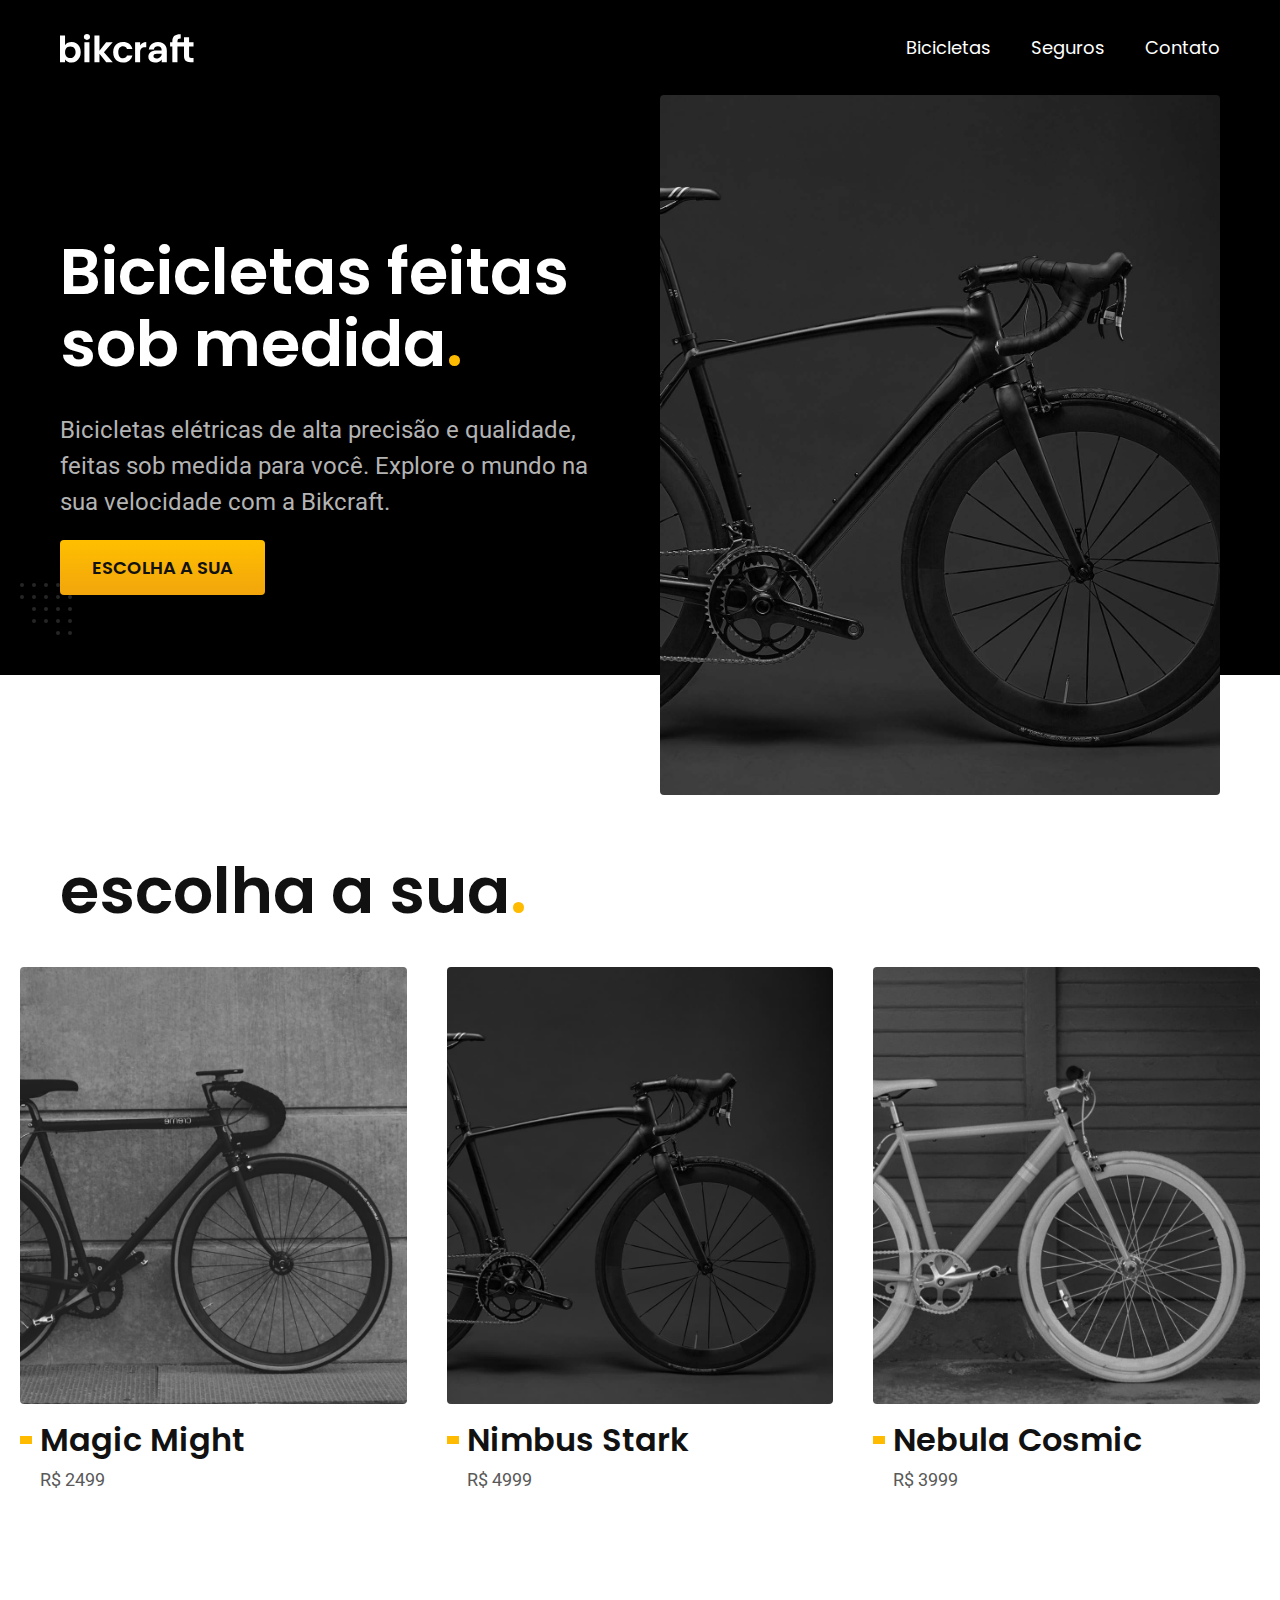
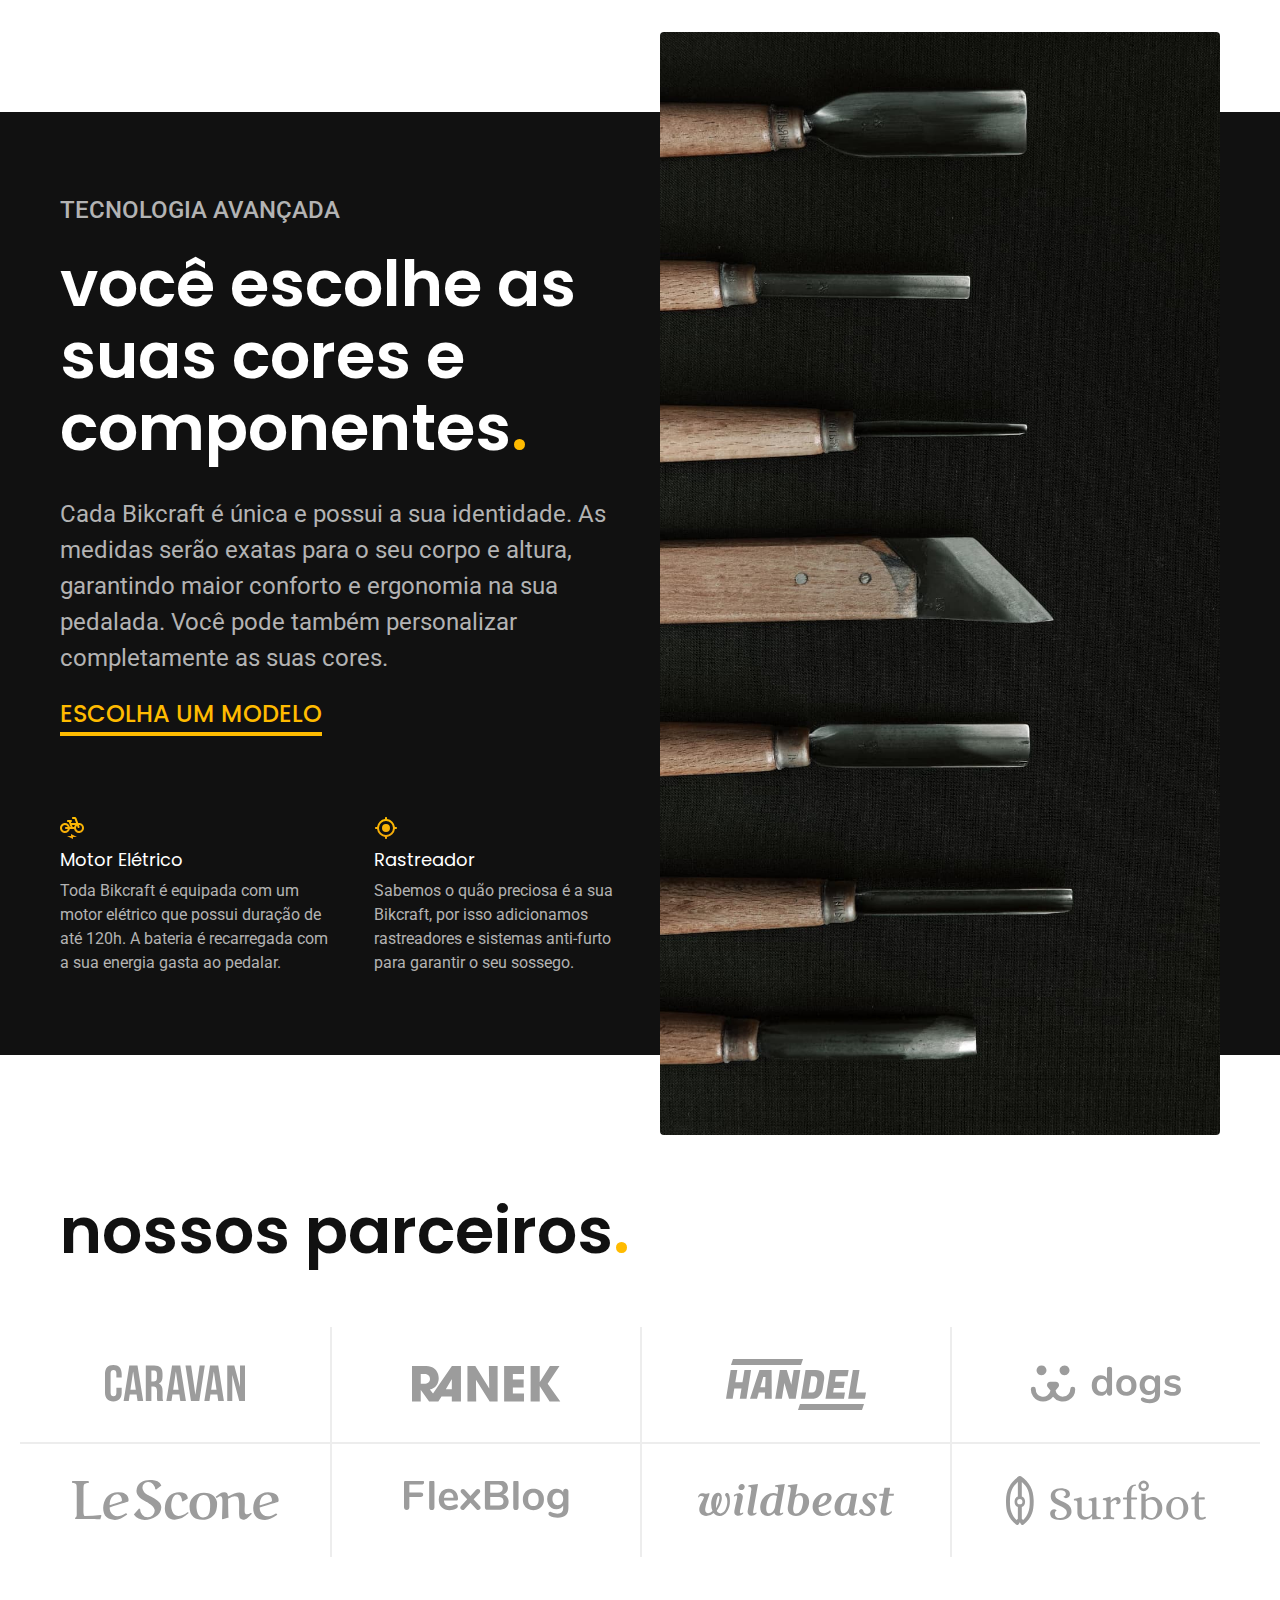
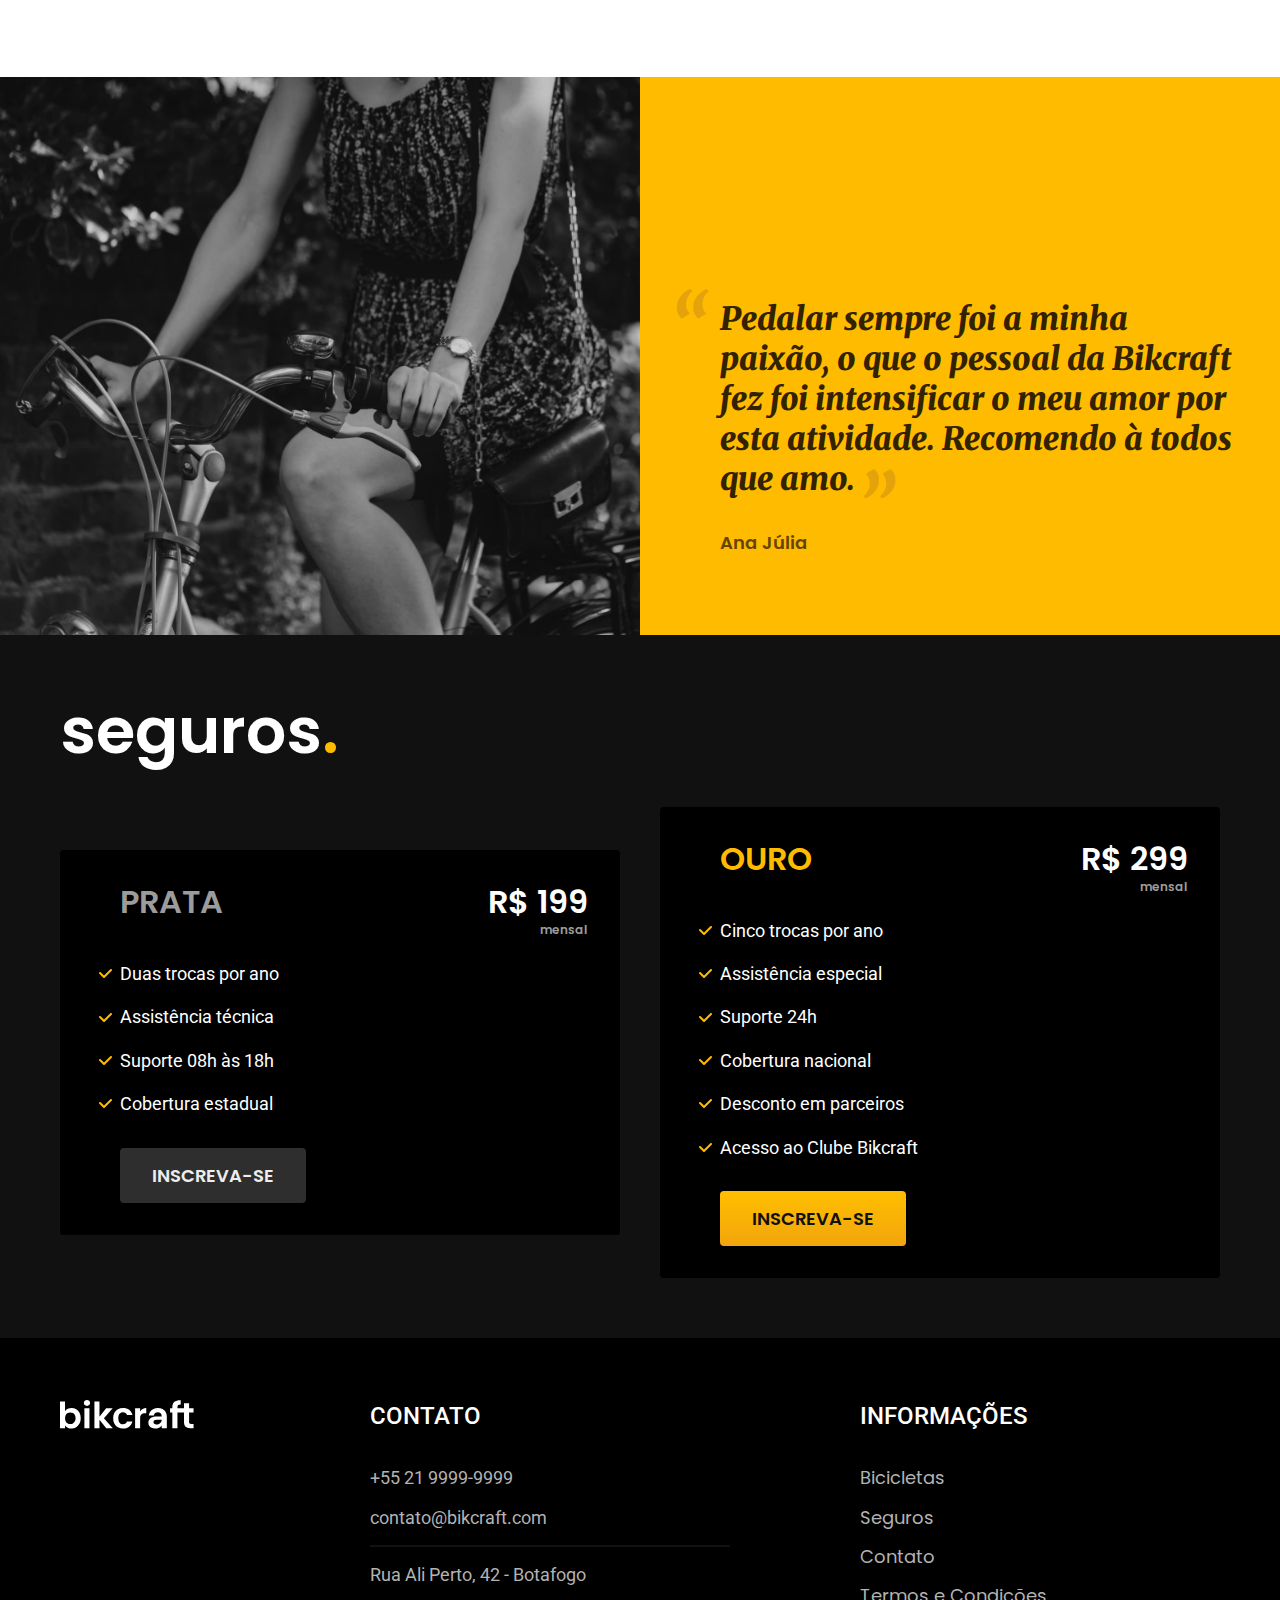
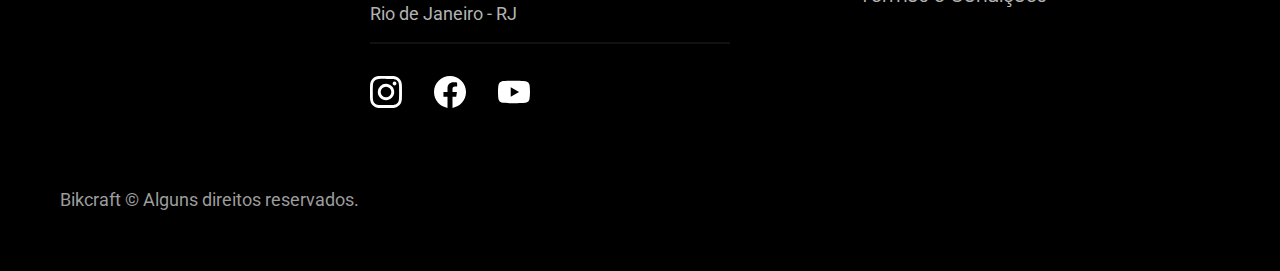
<file: bikcraft/index.html>
<!DOCTYPE html>
<html lang="pt-br">

<head>
  <meta charset="UTF-8">
  <meta name="viewport" content="width=device-width, initial-scale=1.0">

  <title>Bikcraft - Bicicletas Elétricas</title>
  <meta name="description" content="Bicicletas elétricas de alta precisão e qualidade, feitas sob medida para o cliente. Explore o mundo na sua velocidade com a Bikcraft.">

  <link rel="icon" href="./favicon.svg" type="image/svg+xml">
  <link rel="preload" href="./css/style.css" as="style">
  <link rel="stylesheet" href="./css/style.css">

  <script>document.documentElement.classList.add('js');</script>

  <link rel="preconnect" href="https://fonts.googleapis.com">
  <link rel="preconnect" href="https://fonts.gstatic.com" crossorigin>
  <link href="https://fonts.googleapis.com/css2?family=Merriweather:ital,wght@1,900&family=Poppins:wght@400;600&family=Roboto:wght@400;500&display=swap" rel="stylesheet">
</head>

<body>
  <header class="header-bg">
    <div class="header container">
      <a href="./">
        <img src="./img/bikcraft.svg" width="136" height="32" alt="Bikcraft">
      </a>

      <nav aria-label="primaria">
        <ul class="header-menu font-1-m cor-0">
          <li><a href="./bicicletas.html">Bicicletas</a></li>
          <li><a href="./seguros.html">Seguros</a></li>
          <li><a href="./contato.html">Contato</a></li>
        </ul>
      </nav>
    </div>
  </header>

  <main class="introducao-bg">
    <div class="introducao container">
      <div class="introducao-conteudo">
        <h1 class="font-1-xxl cor-0 fadeInDown" data-anime="200">Bicicletas feitas sob medida<span class="cor-p1">.</span></h1>
        <p class="font-2-l cor-5 fadeInDown" data-anime="400">Bicicletas elétricas de alta precisão e qualidade, feitas sob medida para você. Explore o mundo na sua velocidade com a Bikcraft.</p>
        <a class="botao fadeInDown" data-anime="600" href="./bicicletas.html">Escolha a sua</a>
      </div>
      <picture data-anime="800" class="fadeInDown">
        <source media="(max-width: 800px)" srcset="./img/bicicletas/nimbus.jpg">
        <img src="./img/fotos/introducao.jpg" width="1280" height="1600" alt="Bicicleta elétrica preta.">
      </picture>
    </div>
  </main>

  <article class="bicicletas-lista">
    <h2 class="container font-1-xxl">escolha a sua<span class="cor-p1">.</span></h2>

    <ul>
      <li>
        <a href="./bicicletas/magic.html">
          <img src="./img/bicicletas/magic-home.jpg" alt="Bicicleta preta" width="920" height="1040">
          <h3 class="font-1-xl">Magic Might</h3>
          <span class="font-2-m cor-8">R$ 2499</span>
        </a>
      </li>
      <li>
        <a href="./bicicletas/nimbus.html">
          <img src="./img/bicicletas/nimbus-home.jpg" alt="Bicicleta preta" width="920" height="1040">
          <h3 class="font-1-xl">Nimbus Stark</h3>
          <span class="font-2-m cor-8">R$ 4999</span>
        </a>
      </li>
      <li>
        <a href="./bicicletas/nebula.html">
          <img src="./img/bicicletas/nebula-home.jpg" alt="Bicicleta preta" width="920" height="1040">
          <h3 class="font-1-xl">Nebula Cosmic</h3>
          <span class="font-2-m cor-8">R$ 3999</span>
        </a>
      </li>
    </ul>
  </article>

  <article class="tecnologia-bg">
    <div class="tecnologia container">
      <div class="tecnologia-conteudo">
        <span class="font-2-l-b cor-5">Tecnologia Avançada</span>
        <h2 class="font-1-xxl cor-0">você escolhe as suas cores e componentes<span class="cor-p1">.</span></h2>
        <p class="font-2-l cor-5">Cada Bikcraft é única e possui a sua identidade. As medidas serão exatas para o seu corpo e altura, garantindo maior conforto e ergonomia na sua pedalada. Você pode também personalizar completamente as suas cores.</p>
        <a class="link" href="./bicicletas.html">Escolha um modelo</a>
        <div class="tecnologia-vantagens">
          <div>
            <img src="./img/icones/eletrica.svg" width="24" height="24" alt="">
            <h3 class="font-1-m cor-0">Motor Elétrico</h3>
            <p class="font-2-s cor-5">Toda Bikcraft é equipada com um motor elétrico que possui duração de até 120h. A bateria é recarregada com a sua energia gasta ao pedalar.</p>
          </div>
          <div>
            <img src="./img/icones/rastreador.svg" width="24" height="24" alt="">
            <h3 class="font-1-m cor-0">Rastreador</h3>
            <p class="font-2-s cor-5">Sabemos o quão preciosa é a sua Bikcraft, por isso adicionamos rastreadores e sistemas anti-furto para garantir o seu sossego.</p>
          </div>
        </div>
      </div>
      <div class="tecnologia-imagem">
        <img src="./img/fotos/tecnologia.jpg" width="1200" height="1920" alt="">
      </div>
    </div>
  </article>

  <section class="parceiros" aria-label="Nossos Parceiros">
    <h2 class="container font-1-xxl">nossos parceiros<span class="cor-p1">.</span></h2>

    <ul>
      <li><img src="./img/parceiros/caravan.svg" alt="Caravan" width="140" height="38"></li>
      <li><img src="./img/parceiros/ranek.svg" alt="Ranek" width="149" height="36"></li>
      <li><img src="./img/parceiros/handel.svg" alt="Handel" width="140" height="50"></li>
      <li><img src="./img/parceiros/dogs.svg" alt="Dogs" width="152" height="39"></li>
      <li><img src="./img/parceiros/lescone.svg" alt="LeScone" width="208" height="41"></li>
      <li><img src="./img/parceiros/flexblog.svg" alt="FlexBlog" width="165" height="38"></li>
      <li><img src="./img/parceiros/wildbeast.svg" alt="Wildbeast" width="196" height="34"></li>
      <li><img src="./img/parceiros/surfbot.svg" alt="Surfbot" width="200" height="49"></li>
    </ul>
  </section>

  <section class="depoimento" aria-label="Depoimento">
    <div>
      <img src="./img/fotos/depoimento.jpg" width="1560" height="1360" alt="Pessoa pedalando uma bicicleta Bikcraft">
    </div>
    <div class="depoimento-conteudo">
      <blockquote class="font-1-xl cor-p5">
        <p>Pedalar sempre foi a minha paixão, o que o pessoal da Bikcraft fez foi intensificar o meu amor por esta atividade. Recomendo à todos que amo.</p>
      </blockquote>
      <span class="font-1-m-b cor-p4">Ana Júlia</span>
    </div>
  </section>

  <article class="seguros-bg">
    <div class="seguros container">
      <h2 class="font-1-xxl cor-0">seguros<span class="cor-p1">.</span></h2>
      <div class="seguros-item">
        <h3 class="font-1-xl cor-6">PRATA</h3>
        <span class="font-1-xl cor-0">R$ 199 <span class="font-1-xs cor-6">mensal</span></span>
        <ul class="font-2-m cor-0">
          <li>Duas trocas por ano</li>
          <li>Assistência técnica</li>
          <li>Suporte 08h às 18h</li>
          <li>Cobertura estadual</li>
        </ul>
        <a class="botao secundario" href="./orcamento.html?tipo=seguro&produto=prata">Inscreva-se</a>
      </div>

      <div class="seguros-item">
        <h3 class="font-1-xl cor-p1">OURO</h3>
        <span class="font-1-xl cor-0">R$ 299 <span class="font-1-xs cor-6">mensal</span></span>
        <ul class="font-2-m cor-0">
          <li>Cinco trocas por ano</li>
          <li>Assistência especial</li>
          <li>Suporte 24h</li>
          <li>Cobertura nacional</li>
          <li>Desconto em parceiros</li>
          <li>Acesso ao Clube Bikcraft</li>
        </ul>
        <a class="botao" href="./orcamento.html?tipo=seguro&produto=ouro">Inscreva-se</a>
      </div>
    </div>
  </article>

  <footer class="footer-bg">
    <div class="footer container">
      <img src="./img/bikcraft.svg" width="136" height="32" alt="Bikcraft">
      <div class="footer-contato">
        <h3 class="font-2-l-b cor-0">Contato</h3>
        <ul class="font-2-m cor-5">
          <li><a href="tel:+552199999999">+55 21 9999-9999</a></li>
          <li><a href="mailto:contato@bikcraft.com">contato@bikcraft.com</a></li>
          <li>Rua Ali Perto, 42 - Botafogo</li>
          <li>Rio de Janeiro - RJ</li>
        </ul>
        <div class="footer-redes">
          <a href="./">
            <img src="./img/redes/instagram.svg" width="32" height="32" alt="Instagram">
          </a>
          <a href="./">
            <img src="./img/redes/facebook.svg" width="32" height="32" alt="Facebook">
          </a>
          <a href="./">
            <img src="./img/redes/youtube.svg" width="32" height="32" alt="Youtube">
          </a>
        </div>
      </div>
      <div class="footer-informacoes">
        <h3 class="font-2-l-b cor-0">Informações</h3>
        <nav>
          <ul class="font-1-m cor-5">
            <li><a href="./bicicletas.html">Bicicletas</a></li>
            <li><a href="./seguros.html">Seguros</a></li>
            <li><a href="./contato.html">Contato</a></li>
            <li><a href="./termos.html">Termos e Condições</a></li>
          </ul>
        </nav>
      </div>
      <p class="footer-copy font-2-m cor-6">Bikcraft © Alguns direitos reservados.</p>
    </div>
  </footer>

  <script src="./js/plugins/simple-anime.js"></script>
  <script src="./js/script.js"></script>
</body>

</html>
</file>
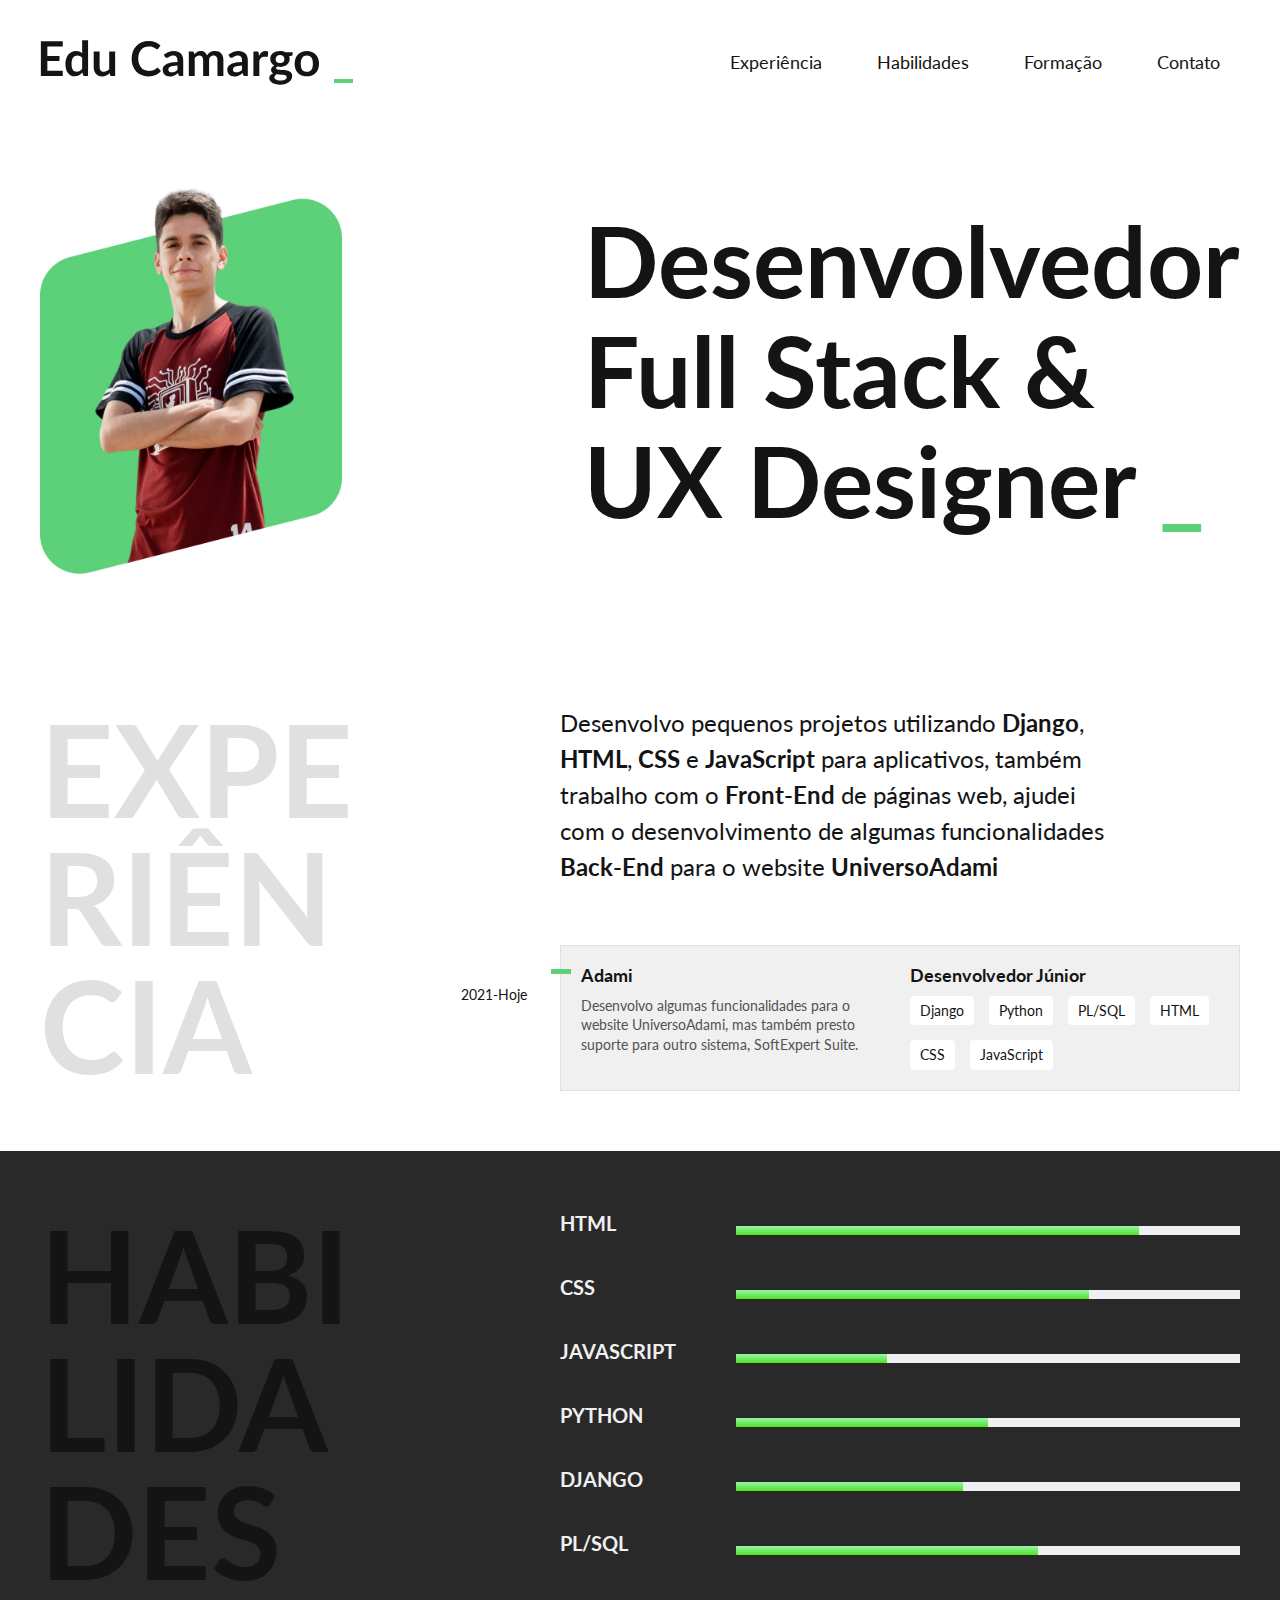
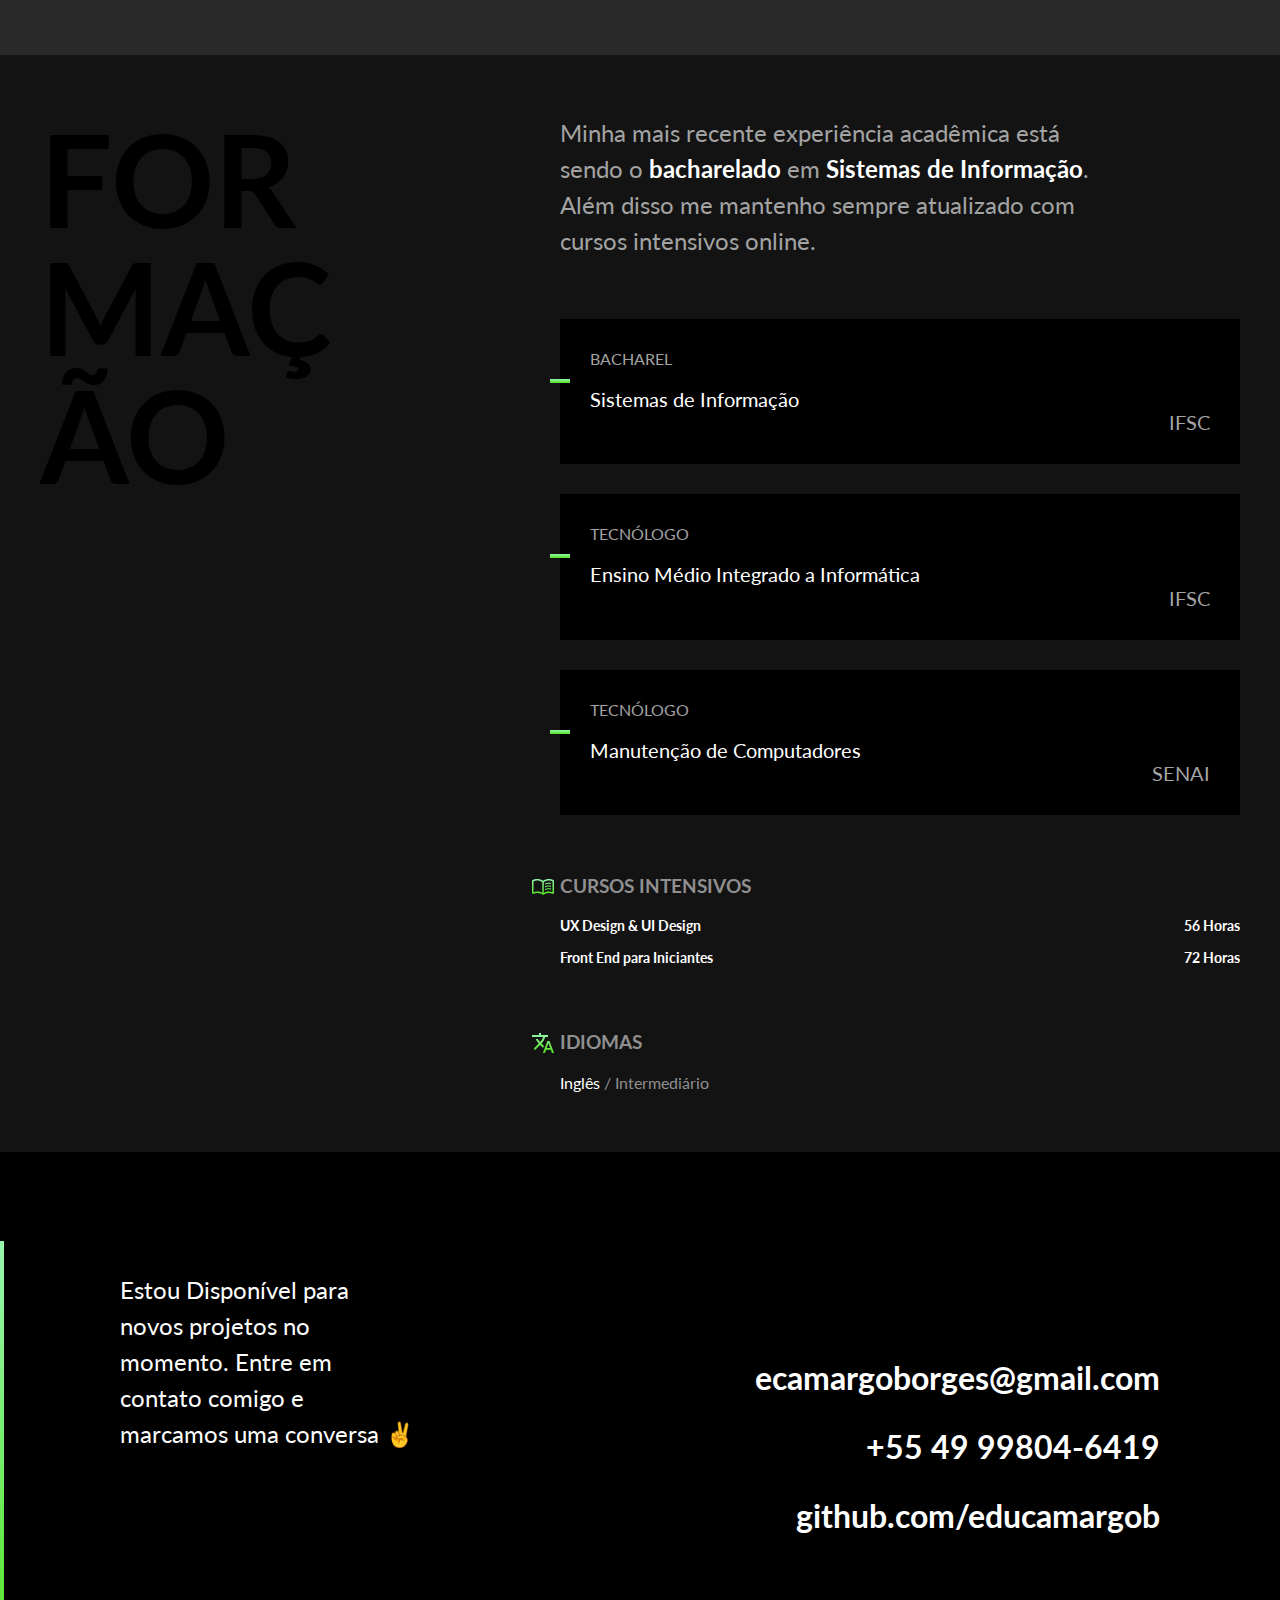
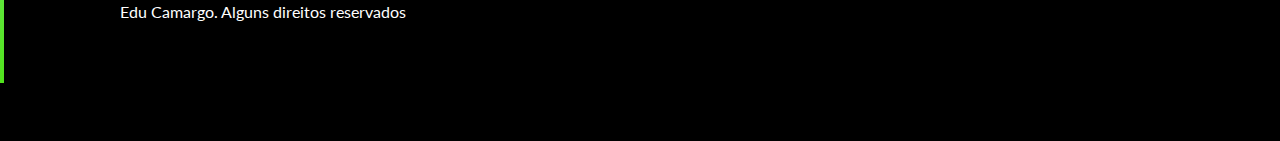
<file: Projeto Portifolio/index.html>
<!DOCTYPE html>
<html lang="pt-br">
<head>
    <meta charset="UTF-8">
    <meta name="viewport" content="width=device-width, initial-scale=1.0">
    <title>Edu Camargo - Desenvolvedor</title>
    <link rel="stylesheet" href="./css/style.css">
    <link rel="shortcut icon" href="./img/favicon.png" type="image/x-icon">
</head>
<body>
    <header class="header">
        <img src="./img/logo.svg" alt="Edu">
        <nav>
            <ul class="header-menu">
                <li><a href="#experiencia">Experiência</a></li>
                <li><a href="#habilidades">Habilidades</a></li>
                <li><a href="#formacao">Formação</a></li>
                <li><a href="#contato">Contato</a></li>
            </ul>
        </nav>
    </header>

    <main class="container introducao">
        <img src="./img/profile.jpg" alt="Edu Camargo">
        <div>
            <h1>Desenvolvedor <br> Full Stack & <br> UX Designer <span class="cor">_</span></h1>
        </div>
    </main>
    <section class="container experiencia" id="experiencia" aria-label="Experiência">
        <h2 class="subtitulo">Experiência</h2>
        <div class="conteudo">
            <p class="experiencia-texto texto">Desenvolvo pequenos projetos utilizando <strong>Django</strong>, <strong>HTML</strong>, <strong>CSS</strong> e <strong>JavaScript</strong> para aplicativos, também trabalho com o <strong>Front-End</strong> de páginas web, ajudei com o desenvolvimento de algumas funcionalidades <strong>Back-End</strong> para o website <strong>UniversoAdami</strong></p>

            <div class="empresa">
                <span class="empresa-ano">2021-Hoje</span>
                <h3 class="empresa-titulo">Adami</h3> 
                <span class="empresa-titulo">Desenvolvedor Júnior</span>
                <p class="empresa-texto">Desenvolvo algumas funcionalidades para o website UniversoAdami, mas também presto suporte para outro sistema, SoftExpert Suite.</p>
                <ul class="empresa-skills">
                    <li>Django</li>
                    <li>Python</li>
                    <li>PL/SQL</li>
                    <li>HTML</li>
                    <li>CSS</li>
                    <li>JavaScript</li>
                </ul>
            </div>
        </div>
    </section>
    <section class="habilidades" id="habilidades" aria-label="Habilidades">
        <div class="container">
            <h2 class="subtitulo">Habilidades</h2>
            <div class="conteudo">
                <ul class="habilidades-lista">
                    <li>
                        <span>HTML</span>
                        <div class="habilidades-barra">
                            <div class="barra-interna" id="html"></div>
                        </div>
                    </li>
                    <li>
                        <span>CSS</span>
                        <div class="habilidades-barra">
                            <div class="barra-interna" id="css"></div>
                        </div>
                    </li>
                    <li>
                        <span>JAVASCRIPT</span>
                        <div class="habilidades-barra">
                            <div class="barra-interna" id="javascript"></div>
                        </div>
                    </li>
                    <li>
                        <span>PYTHON</span>
                        <div class="habilidades-barra">
                            <div class="barra-interna" id="python"></div>
                        </div>
                    </li>
                    <li>
                        <span>DJANGO</span>
                        <div class="habilidades-barra">
                            <div class="barra-interna" id="django"></div>
                        </div>
                    </li>
                    <li>
                        <span>PL/SQL</span>
                        <div class="habilidades-barra">
                            <div class="barra-interna" id="sql"></div>
                        </div>
                    </li>
                </ul>
            </div>
        </div>
    </section>
    <section class="formacao" id="formacao" aria-label="Formação">
        <div class="container">
            <h2 class="subtitulo">Formação</h2>
            <div class="conteudo">
                <p class="formacao-texto texto">
                    Minha mais recente experiência acadêmica está sendo o <strong>bacharelado</strong> em <strong>Sistemas de Informação</strong>. Além disso me mantenho sempre atualizado com cursos intensivos online.
                </p>
                <ul class="formacao-lista">
                    <li class="faculdade">
                        <span class="faculdade-tipo">Bacharel</span>
                        <h3 class="faculdade-curso">Sistemas de Informação</h3>
                        <span class="faculdade-instituicao">IFSC</span>
                    </li>
                    <li class="faculdade">
                        <span class="faculdade-tipo">Tecnólogo</span>
                        <h3 class="faculdade-curso">Ensino Médio Integrado a Informática</h3>
                        <span class="faculdade-instituicao">IFSC</span>
                    </li>
                    <li class="faculdade">
                        <span class="faculdade-tipo">Tecnólogo</span>
                        <h3 class="faculdade-curso">Manutenção de Computadores</h3>
                        <span class="faculdade-instituicao">SENAI</span>
                    </li>
                </ul>
                <div class="formacao-extra">
                    <div class="cursos">
                        <img src="./img/icone_livro.svg" alt="cursos" class="icone">
                        <h3 class="formacao-titulo">Cursos intensivos</h3>
                        <ul>
                            <li class="formacao-item">UX Design & UI Design <span>56 Horas</span></li>
                            <li class="formacao-item">Front End para Iniciantes <span>72 Horas</span></li>
                        </ul>
                    </div>
                    <div class="idiomas">
                        <img src="./img/icone_letras.svg" alt="idiomas" class="icone">
                        <h3 class="formacao-titulo">Idiomas</h3>
                        <ul>
                            <li>Inglês <span>/ Intermediário</span></li>
                        </ul>
                    </div>
                </div>
            </div>
        </div>
    </section>
    <section class="contato" id="contato" aria-label="contato">
        <div class="container">
            <p class="contato-texto texto">Estou Disponível para novos projetos no momento. Entre em contato comigo e marcamos uma conversa ✌</p>

            <ul class="contato-lista">
                <li><a href="mailto:ecamargoborges@gmail.com">ecamargoborges@gmail.com</a></li>
                <li><a href="tel:+55 49-99804-6419">+55 49 99804-6419</a></li>
                <li><a href="https://github.com/educamargob">github.com/educamargob</a></li>
            </ul>
            <span class="contato-direitos">Edu Camargo. Alguns direitos reservados</span>
        </div>
    </section>
</body>
</html>
</file>
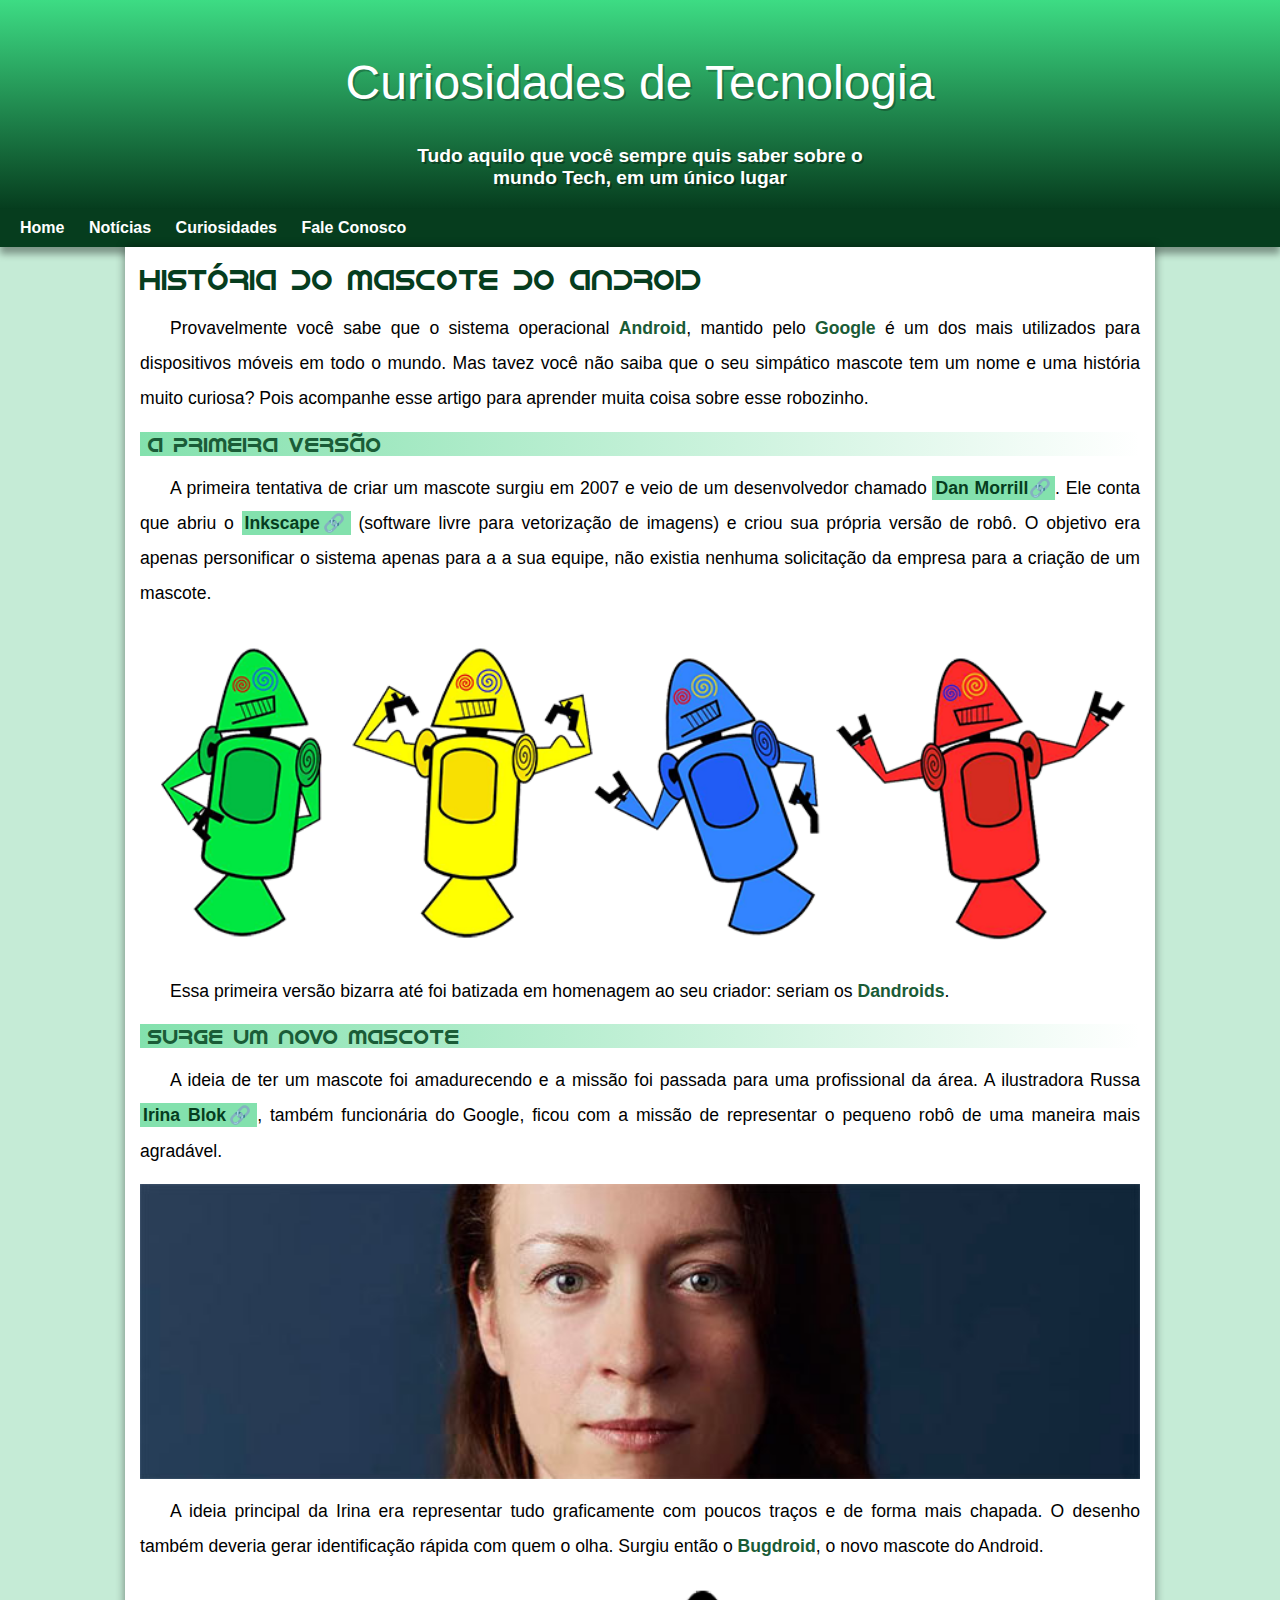
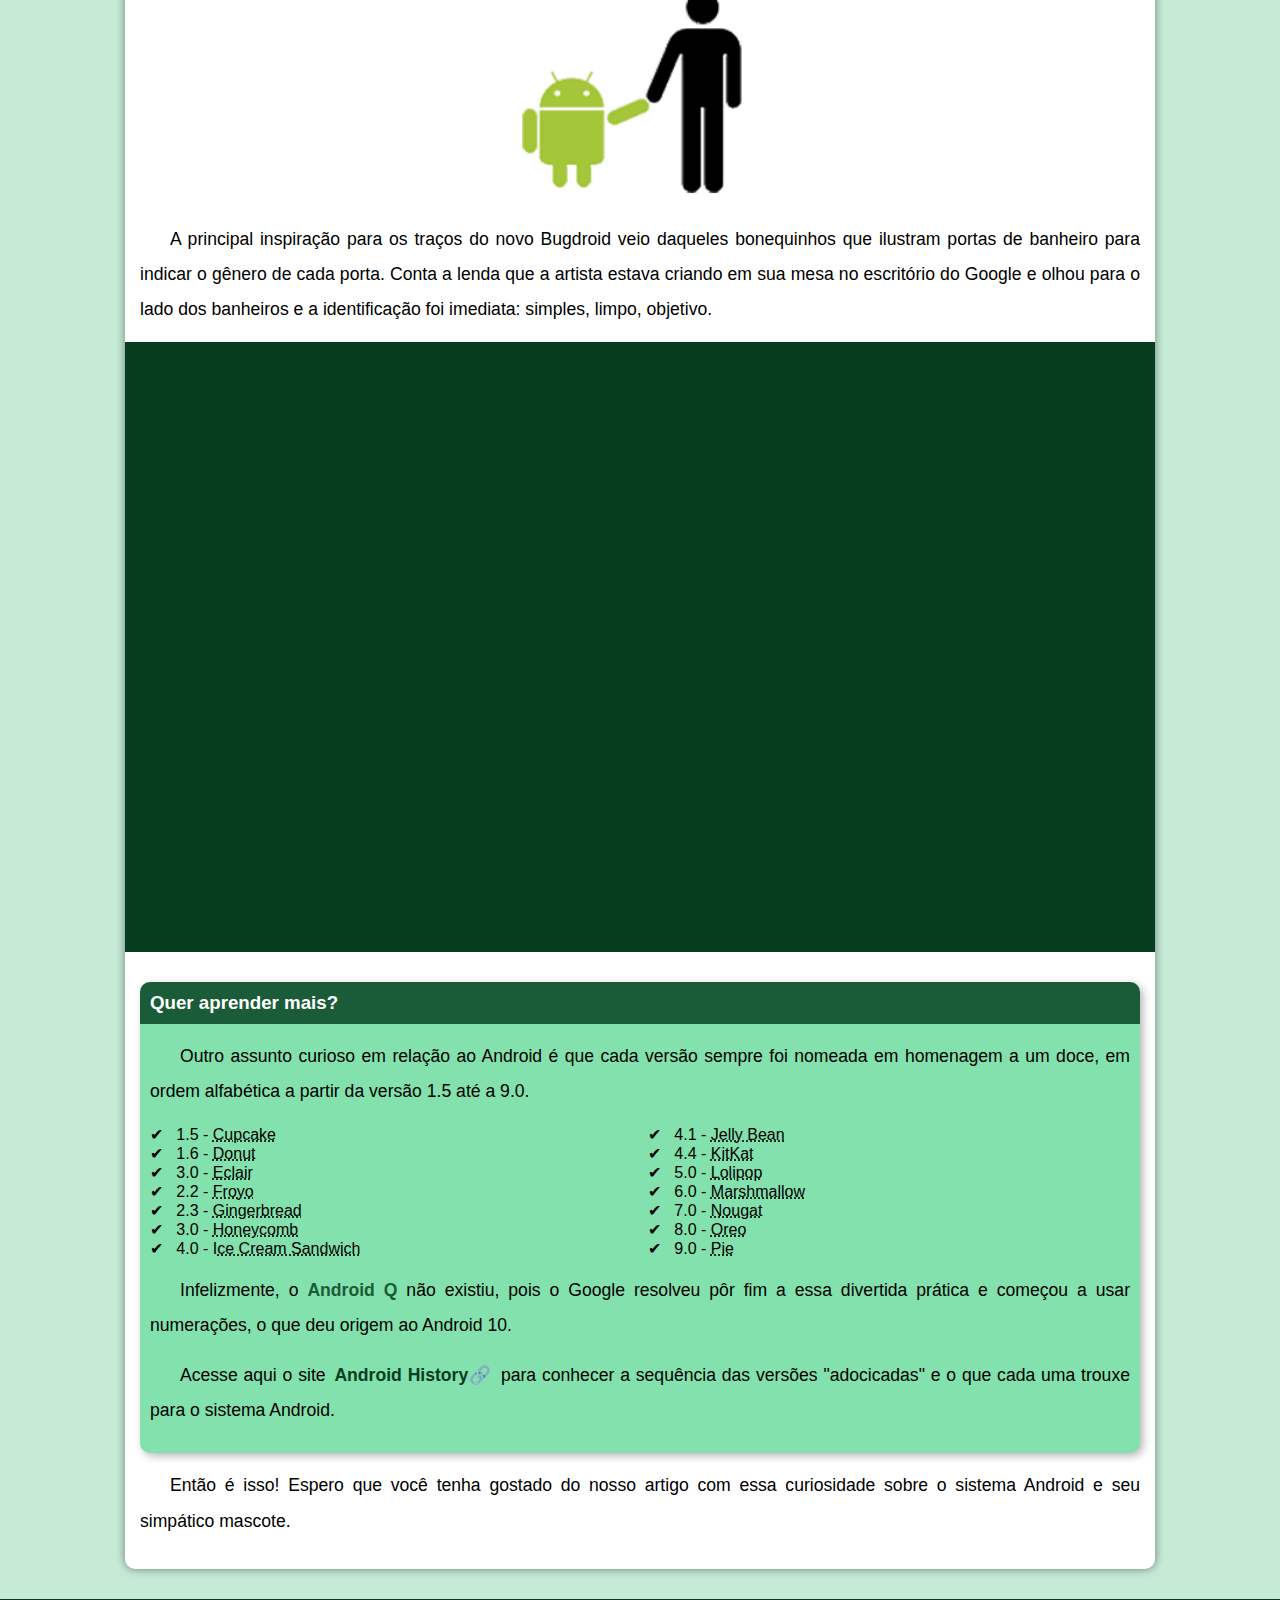
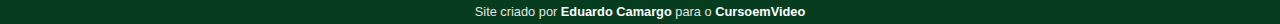
<file: projeto-android/index.html>
<!DOCTYPE html>
<html lang="pt-br">
<head>
    <meta charset="UTF-8">
    <meta http-equiv="X-UA-Compatible" content="IE=edge">
    <meta name="viewport" content="width=device-width, initial-scale=1.0">
    <title>Curiosidades de Tecnologia</title>
    <link rel="stylesheet" href="style/style.css">
    <link rel="shortcut icon" href="imagens/favicon.ico" type="image/x-icon">
</head>
<body>
    <header>
        <h1 id="nome">
            Curiosidades de Tecnologia
        </h1>
        <h2 id="slogan">
            Tudo aquilo que você sempre quis saber sobre o mundo Tech, em um único lugar
        </h2>

    </header>
    <nav>
        <a href="#">Home</a>
        <a href="#">Notícias</a>
        <a href="#">Curiosidades</a>
        <a href="#">Fale Conosco</a>
    </nav>
    <main>
        
        <article>
            <h1 id="titulo">História do mascote do android</h1>

            <p>
                Provavelmente você sabe que o sistema operacional <strong>Android</strong>, mantido pelo <strong>Google</strong> é um dos mais utilizados para dispositivos móveis em todo o mundo. Mas tavez você não saiba que o seu simpático mascote tem um nome e uma história muito curiosa? Pois acompanhe esse artigo para aprender muita coisa sobre esse robozinho.
            </p>

            <h2 class="subtitulo">A primeira versão</h2>

            <p>
                A primeira tentativa de criar um mascote surgiu em 2007 e veio de um desenvolvedor chamado <a href="https://androidcommunity.com/dan-morrill-shows-us-the-android-mascot-that-almost-was-20130103/" target="_blank" class="externo">Dan Morrill</a>. Ele conta que abriu o <a href="https://inkscape.org/pt-br/" target="_blank" class="externo">Inkscape</a> (software livre para vetorização de imagens) e criou sua própria versão de robô. O objetivo era apenas personificar o sistema apenas para a a sua equipe, não existia nenhuma solicitação da empresa para a criação de um mascote.
            </p>

            <picture>
                <source media="(max-width:670px)" srcset="imagens/dan-droids-pq.png">
                <img src="imagens/dan-droids.png" alt="dan droids">
            </picture>

            <p>
                Essa primeira versão bizarra até foi batizada em homenagem ao seu criador: seriam os <strong>Dandroids</strong>.
            </p>

            <h2 class="subtitulo">
                Surge um novo mascote
            </h2>

            <p>
                A ideia de ter um mascote foi amadurecendo e a missão foi passada para uma profissional da área. A ilustradora Russa <a href="https://www.irinablok.com/" target="_blank" class="externo">Irina Blok</a>, também funcionária do Google, ficou com a missão de representar o pequeno robô de uma maneira mais agradável.
            </p>

            <picture>
                <source media="(max-width:670px)" srcset="imagens/irina-blok-pq.jpg">
                <img src="imagens/irina-blok.jpg" alt="Irina Blok">
            </picture>

            <p>
                A ideia principal da Irina era representar tudo graficamente com poucos traços e de forma mais chapada. O desenho também deveria gerar identificação rápida com quem o olha. Surgiu então o <strong>Bugdroid</strong>, o novo mascote do Android.
            </p>

            <picture>
                <img src="imagens/bugdroid.png" class="pequena" alt="Bugdroid">
            </picture>

            <p>
                A principal inspiração para os traços do novo Bugdroid veio daqueles bonequinhos que ilustram portas de banheiro para indicar o gênero de cada porta. Conta a lenda que a artista estava criando em sua mesa no escritório do Google e olhou para o lado dos banheiros e a identificação foi imediata: simples, limpo, objetivo.
            </p>

            <div class="video">
                <iframe width="560" height="500" src="https://www.youtube.com/embed/l2UDgpLz20M" title="YouTube video player" frameborder="0" allow="accelerometer; autoplay; clipboard-write; encrypted-media; gyroscope; picture-in-picture" allowfullscreen></iframe>
            </div>

            <aside>
                <h3 id="titulo-extra">
                    Quer aprender mais?
                </h3>
                <p>
                    Outro assunto curioso em relação ao Android é que cada versão sempre foi nomeada em homenagem a um doce, em ordem alfabética a partir da versão 1.5 até a 9.0.
                </p>

                <ul>
                    <li>
                        1.5 - <abbr title="Bolo de copo">Cupcake</abbr>
                    </li>
                    <li>
                        1.6 - <abbr title="Rosquinha">Donut</abbr>
                    </li>
                    <li>
                        3.0 - <abbr title="Bomba">Eclair</abbr>
                    </li>
                    <li>
                        2.2 - <abbr title="Iogurte Congelado">Froyo</abbr>
                    </li>
                    <li>
                        2.3 - <abbr title="Biscoito de Gengibre">Gingerbread</abbr>
                    </li>
                    <li>
                        3.0 - <abbr title="Favo de Mel">Honeycomb</abbr>
                    </li>
                    <li>
                        4.0 - I<abbr title="Sanduíche de sorvete">ce Cream Sandwich</abbr>
                    </li>
                    <li>
                        4.1 - <abbr title="Jujuba">Jelly Bean</abbr>
                    </li>
                    <li>
                        4.4 - <abbr title="KitKat">KitKat</abbr>
                    </li>
                    <li>
                        5.0 - <abbr title="Pirulito">Lolipop</abbr>
                    </li>
                    <li>
                        6.0 - <abbr title="Marshmallow">Marshmallow</abbr>
                    </li>
                    <li>
                        7.0 - <abbr title="Torrone">Nougat</abbr>
                    </li>
                    <li>
                        8.0 - <abbr title="Oreo">Oreo</abbr>
                    </li>
                    <li>
                        9.0 - <abbr title="Torta">Pie</abbr>
                    </li>
                </ul>

                <p>
                    Infelizmente, o <strong>Android Q</strong> não existiu, pois o Google resolveu pôr fim a essa divertida prática e começou a usar numerações, o que deu origem ao Android 10.
                </p>
                
                <p>
                    Acesse aqui o site <a href="https://www.android.com/intl/en_uk/history/" target="_blank" class="externo">Android History</a> para conhecer a sequência das versões "adocicadas" e o que cada uma trouxe para o sistema Android.
                </p>
            </aside>

            <p>
                Então é isso! Espero que você tenha gostado do nosso artigo com essa curiosidade sobre o sistema Android e seu simpático mascote.
            </p>
        </article>
    </main>
    <footer>
        <p>
            Site criado por <a href="#">Eduardo Camargo</a> para o <a href="#">CursoemVideo</a>
        </p>
    </footer>
</body>
</html>
</file>
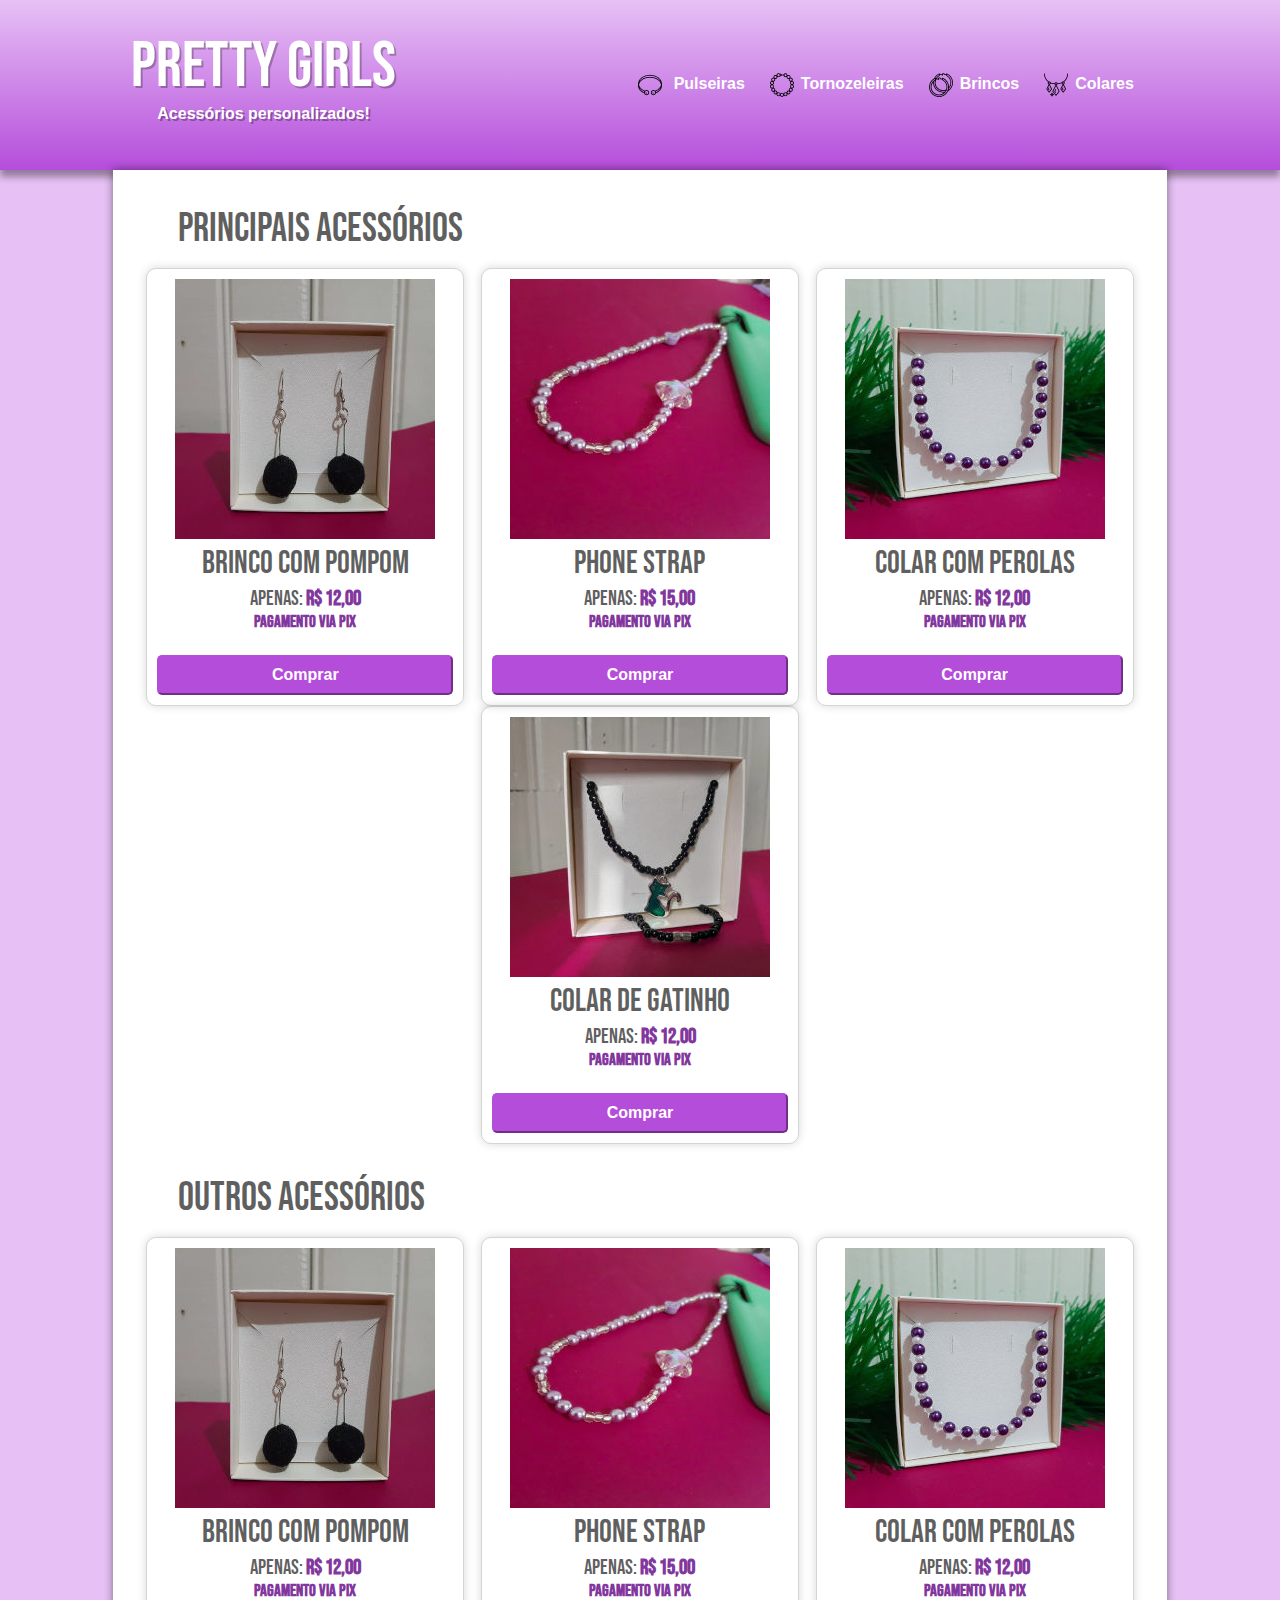
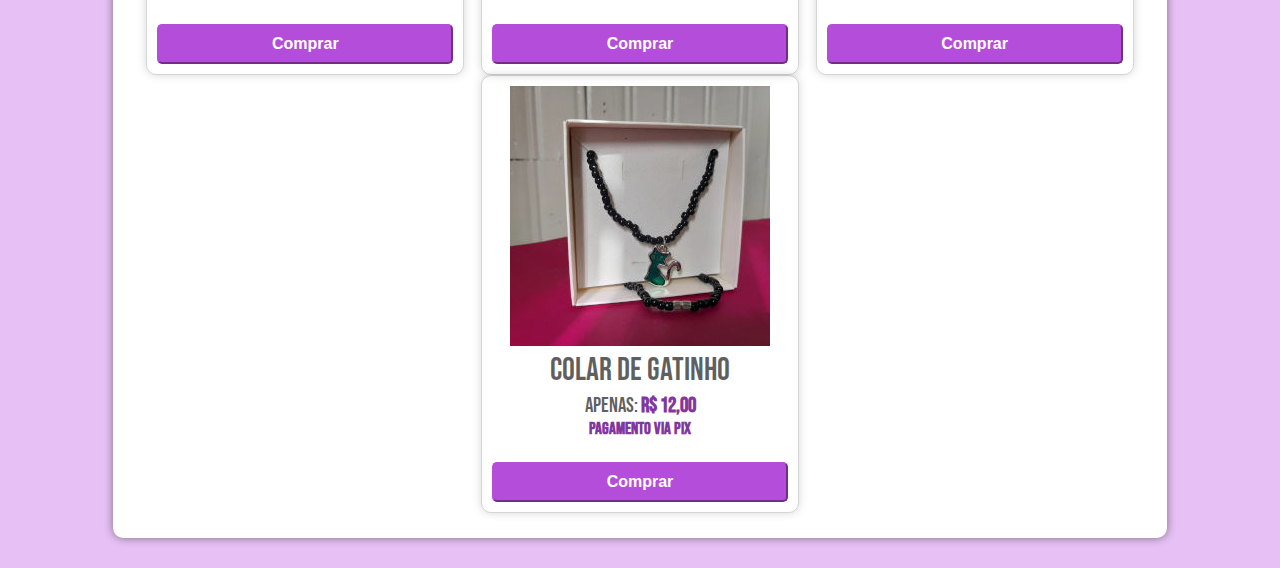
<file: site-loja-inicio/index.html>
<!DOCTYPE html>
<html lang="pt-br">
<head>
    <meta charset="UTF-8">
    <meta http-equiv="X-UA-Compatible" content="IE=edge">
    <meta name="viewport" content="width=device-width, initial-scale=1.0">
    <link rel="stylesheet" href="style/style.css">
    <link rel="shortcut icon" href="imagens/favicon.ico" type="image/x-icon">
    <title>Lojinha</title>
</head>
<body>
    <header>
        <div id="nome">
            <h1>Pretty Girls</h1>
            <h2>Acessórios personalizados!</h2>
        </div>
        <div id="menu">
            <nav>
                <a href="#"><div class="icones-menu"><img src="imagens/bangle.png" alt="icone-pulseira"></div> Pulseiras</a>
                <a href="#"><div class="icones-menu"><img src="imagens/bracelet.png" alt="icone-pulseira"></div>Tornozeleiras</a>
                <a href="#"><div class="icones-menu"><img src="imagens/round-earrings.png" alt="icone-pulseira"></div>Brincos</a>
                <a href="#"><div class="icones-menu"><img src="imagens/necklace.png" alt="icone-pulseira"></div>Colares</a>
            </nav>
        </div>
    </header>

    <main>
        <section>
            <div class="heading">
                <h1>Principais Acessórios</h1>
            </div>
            <div id="collection">
                <div class="collection-item">
                    <img src="imagens/collection1.jpg" alt="brinco-pompom">
                    <h2 class="collection-item-name">Brinco com pompom</h2>
                    <div class="collection-price-content">
                        <p class="collection-price">
                            <span>Apenas:</span>
                            <strong>R$ 12,00</strong>
                            <small><b>pagamento via PIX</b></small>
                        </p>
                    </div>
                    <button type="button">Comprar</button>
                </div>
                <div class="collection-item">
                    <img src="imagens/collection2.jpg" alt="acessorio-celular">
                    <h2 class="collection-item-name">Phone Strap</h2>
                    <div class="collection-price-content">
                        <p class="collection-price">
                            <span>Apenas:</span>
                            <strong>R$ 15,00</strong>
                            <small><b>pagamento via PIX</b></small>
                        </p>
                    </div>
                    <button type="button">Comprar</button>
                </div>
                <div class="collection-item">
                    <img src="imagens/collection3.jpg" alt="colar-de-pedras">
                    <h2 class="collection-item-name">Colar com perolas</h2>
                    <div class="collection-price-content">
                        <p class="collection-price">
                            <span>Apenas:</span>
                            <strong>R$ 12,00</strong>
                            <small><b>pagamento via PIX</b></small>
                        </p>
                    </div>
                    <button type="button">Comprar</button>
                </div>
                <div class="collection-item">
                    <img src="imagens/collection4.jpg" alt="colar-gatinho">
                    <h2 class="collection-item-name">Colar de gatinho</h2>
                    <div class="collection-price-content">
                        <p class="collection-price">
                            <span>Apenas:</span>
                            <strong>R$ 12,00</strong>
                            <small><b>pagamento via PIX</b></small>
                        </p>
                    </div>
                    <button type="button">Comprar</button>
                </div>
            </div>
            <div class="heading">
                <h1>Outros Acessórios</h1>
            </div>
            <div id="collection">
                <div class="collection-item">
                    <img src="imagens/collection1.jpg" alt="brinco-pompom">
                    <h2 class="collection-item-name">Brinco com pompom</h2>
                    <div class="collection-price-content">
                        <p class="collection-price">
                            <span>Apenas:</span>
                            <strong>R$ 12,00</strong>
                            <small><b>pagamento via PIX</b></small>
                        </p>
                    </div>
                    <button type="button">Comprar</button>
                </div>
                <div class="collection-item">
                    <img src="imagens/collection2.jpg" alt="acessorio-celular">
                    <h2 class="collection-item-name">Phone Strap</h2>
                    <div class="collection-price-content">
                        <p class="collection-price">
                            <span>Apenas:</span>
                            <strong>R$ 15,00</strong>
                            <small><b>pagamento via PIX</b></small>
                        </p>
                    </div>
                    <button type="button">Comprar</button>
                </div>
                <div class="collection-item">
                    <img src="imagens/collection3.jpg" alt="colar-de-pedras">
                    <h2 class="collection-item-name">Colar com perolas</h2>
                    <div class="collection-price-content">
                        <p class="collection-price">
                            <span>Apenas:</span>
                            <strong>R$ 12,00</strong>
                            <small><b>pagamento via PIX</b></small>
                        </p>
                    </div>
                    <button type="button">Comprar</button>
                </div>
                <div class="collection-item">
                    <img src="imagens/collection4.jpg" alt="colar-gatinho">
                    <h2 class="collection-item-name">Colar de gatinho</h2>
                    <div class="collection-price-content">
                        <p class="collection-price">
                            <span>Apenas:</span>
                            <strong>R$ 12,00</strong>
                            <small><b>pagamento via PIX</b></small>
                        </p>
                    </div>
                    <button type="button">Comprar</button>
                </div>
            </div>

        </section>
    </main>
    <footer>

    </footer>
</body>
</html>
</file>
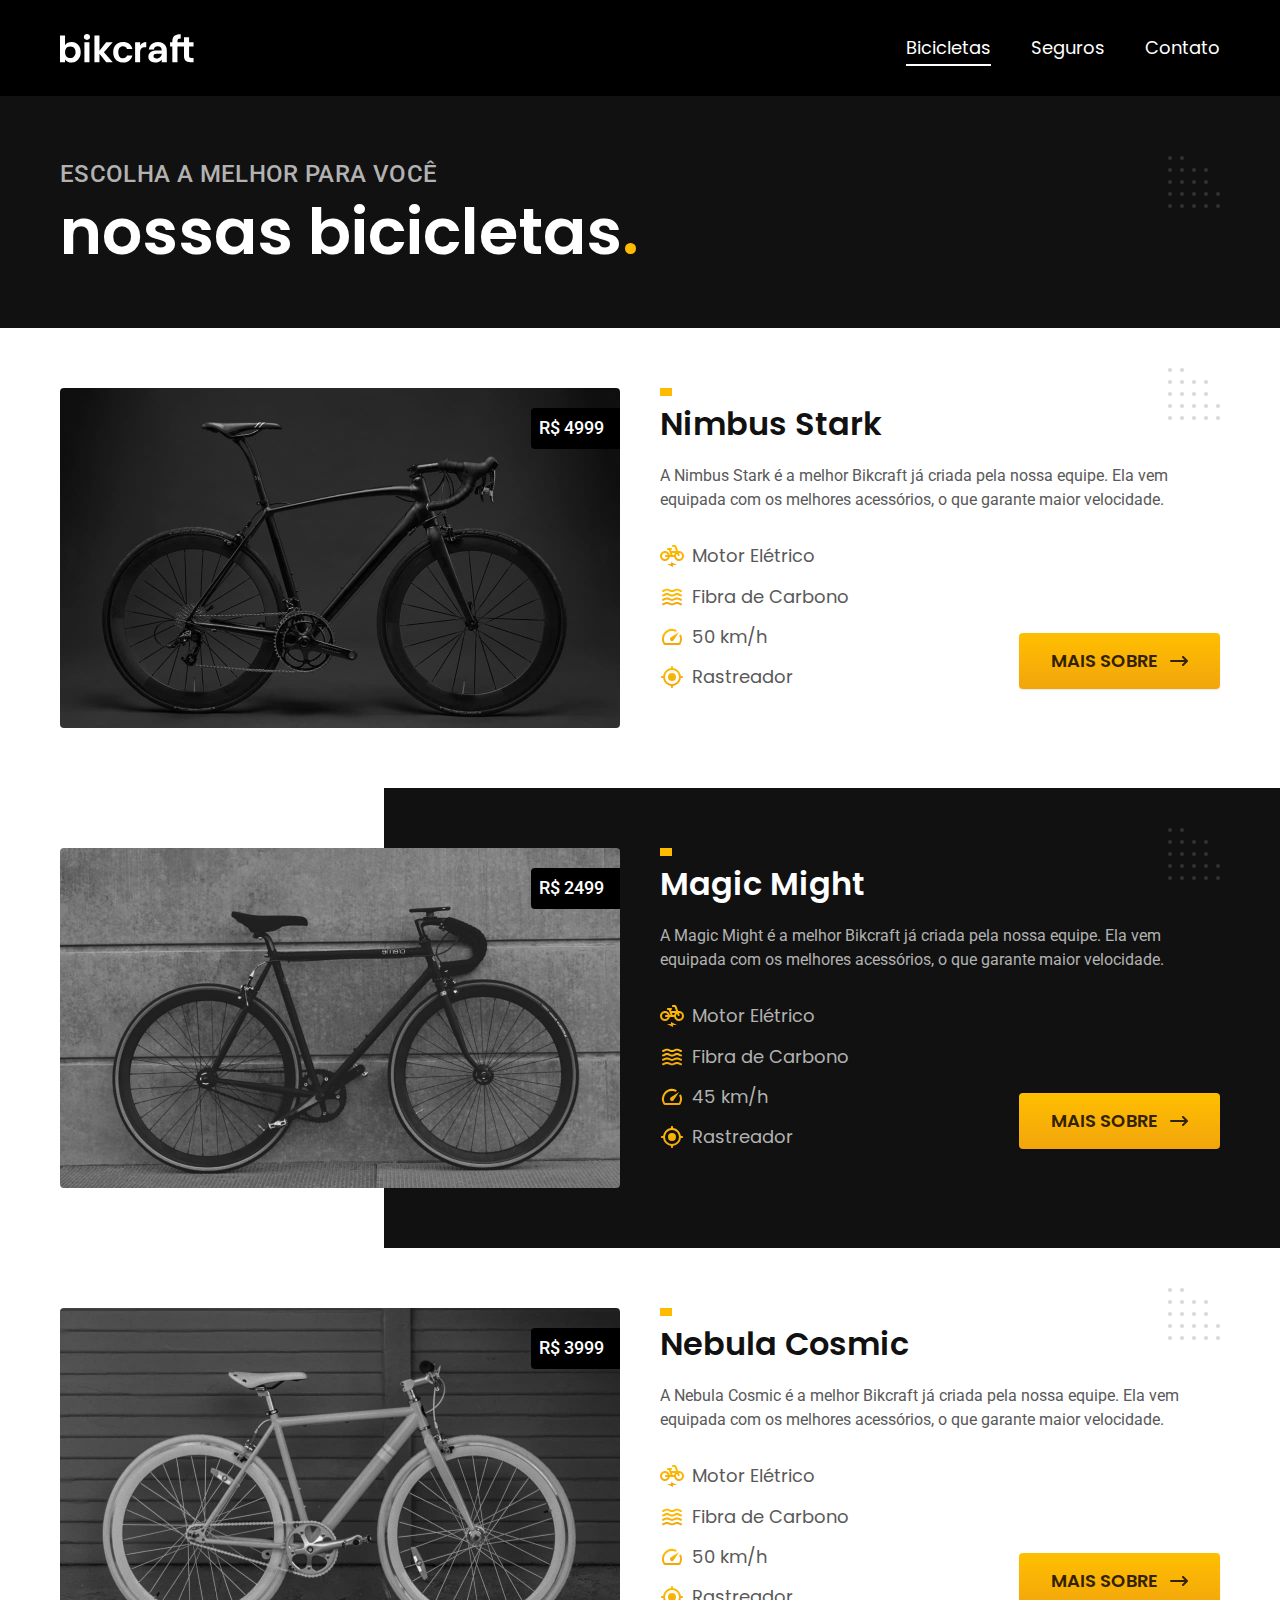
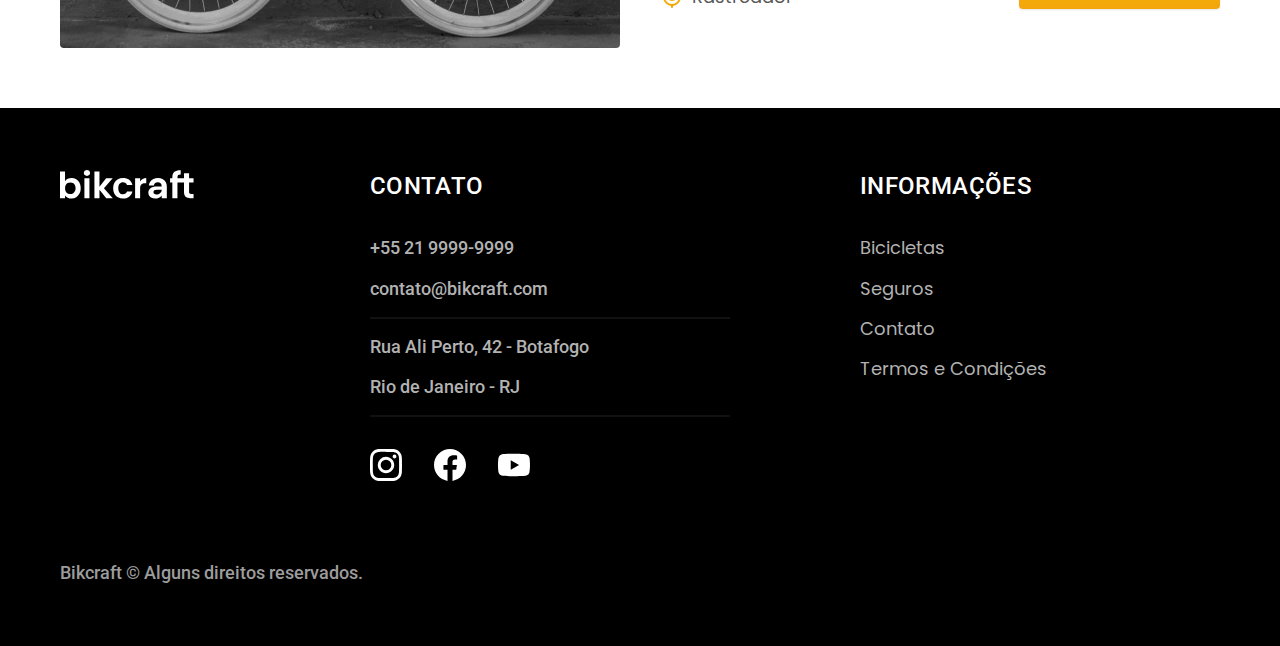
<file: bikcraft/bicicletas.html>
<!DOCTYPE html>
<html lang="pt-br">

<head>
  <meta charset="UTF-8">
  <meta name="viewport" content="width=device-width, initial-scale=1.0">

  <title>Bicicletas | Bikcraft</title>
  <meta name="description" content="Bicicletas">

  <link rel="icon" href="./favicon.svg" type="image/svg+xml">
  <link rel="preload" href="./css/style.min.css" as="style">
  <link rel="stylesheet" href="./css/style.min.css">
  <script>document.documentElement.classList.add('js');</script>

  <link rel="preconnect" href="https://fonts.googleapis.com">
  <link rel="preconnect" href="https://fonts.gstatic.com" crossorigin>
  <link href="https://fonts.googleapis.com/css2?family=Merriweather:ital,wght@1,900&family=Poppins:wght@400;600&family=Roboto:wght@400;500&display=swap" rel="stylesheet">
</head>

<body id="bicicletas">
  <header class="header-bg">
    <div class="header container">
      <a href="./">
        <img src="./img/bikcraft.svg" alt="Bikcraft">
      </a>

      <nav aria-label="primaria">
        <ul class="header-menu font-1-m cor-0">
          <li><a href="./bicicletas.html">Bicicletas</a></li>
          <li><a href="./seguros.html">Seguros</a></li>
          <li><a href="./contato.html">Contato</a></li>
        </ul>
      </nav>
    </div>
  </header>

  <main>
    <div class="titulo-bg">
      <div class="titulo container">
        <p class="font-2-l-b cor-5">Escolha a melhor para você</p>
        <h1 class="font-1-xxl cor-0">nossas bicicletas<span class="cor-p1">.</span></h1>
      </div>
    </div>

    <div class="bicicletas container">
      <div class="bicicletas-imagem">
        <img src="./img/bicicletas/nimbus.jpg" alt="Bicicleta preta">
        <span class="font-2-m cor-0">R$ 4999</span>
      </div>
      <div class="bicicletas-conteudo">
        <h2 class="font-1-xl">Nimbus Stark</h2>
        <p class="font-2-s cor-8">A Nimbus Stark é a melhor Bikcraft já criada pela nossa equipe. Ela vem equipada com os melhores acessórios, o que garante maior velocidade.</p>
        <ul class="font-1-m cor-8">
          <li>
            <img src="./img/icones/eletrica.svg" alt="">
            Motor Elétrico
          </li>
          <li>
            <img src="./img/icones/carbono.svg" alt="">
            Fibra de Carbono
          </li>
          <li>
            <img src="./img/icones/velocidade.svg" alt="">
            50 km/h
          </li>
          <li>
            <img src="./img/icones/rastreador.svg" alt="">
            Rastreador
          </li>
        </ul>
        <a class="botao seta" href="./bicicletas/nimbus.html">Mais Sobre</a>
      </div>
    </div>

    <div class="bicicletas-bg">
      <div class="bicicletas container">
        <div class="bicicletas-imagem">
          <img src="./img/bicicletas/magic.jpg" alt="Bicicleta preta">
          <span class="font-2-m cor-0">R$ 2499</span>
        </div>
        <div class="bicicletas-conteudo">
          <h2 class="font-1-xl cor-0">Magic Might</h2>
          <p class="font-2-s cor-5">A Magic Might é a melhor Bikcraft já criada pela nossa equipe. Ela vem equipada com os melhores acessórios, o que garante maior velocidade.</p>
          <ul class="font-1-m cor-5">
            <li>
              <img src="./img/icones/eletrica.svg" alt="">
              Motor Elétrico
            </li>
            <li>
              <img src="./img/icones/carbono.svg" alt="">
              Fibra de Carbono
            </li>
            <li>
              <img src="./img/icones/velocidade.svg" alt="">
              45 km/h
            </li>
            <li>
              <img src="./img/icones/rastreador.svg" alt="">
              Rastreador
            </li>
          </ul>
          <a class="botao seta" href="./bicicletas/magic.html">Mais Sobre</a>
        </div>
      </div>
    </div>

    <div class="bicicletas container">
      <div class="bicicletas-imagem">
        <img src="./img/bicicletas/nebula.jpg" alt="Bicicleta preta">
        <span class="font-2-m cor-0">R$ 3999</span>
      </div>
      <div class="bicicletas-conteudo">
        <h2 class="font-1-xl">Nebula Cosmic</h2>
        <p class="font-2-s cor-8">A Nebula Cosmic é a melhor Bikcraft já criada pela nossa equipe. Ela vem equipada com os melhores acessórios, o que garante maior velocidade.</p>
        <ul class="font-1-m cor-8">
          <li>
            <img src="./img/icones/eletrica.svg" alt="">
            Motor Elétrico
          </li>
          <li>
            <img src="./img/icones/carbono.svg" alt="">
            Fibra de Carbono
          </li>
          <li>
            <img src="./img/icones/velocidade.svg" alt="">
            50 km/h
          </li>
          <li>
            <img src="./img/icones/rastreador.svg" alt="">
            Rastreador
          </li>
        </ul>
        <a class="botao seta" href="./bicicletas/nebula.html">Mais Sobre</a>
      </div>
    </div>

  </main>

  <footer class="footer-bg">
    <div class="footer container">
      <img src="./img/bikcraft.svg" alt="Bikcraft">
      <div class="footer-contato">
        <h3 class="font-2-l-b cor-0">Contato</h3>
        <ul class="font-2-m cor-5">
          <li><a href="tel:+552199999999">+55 21 9999-9999</a></li>
          <li><a href="mailto:contato@bikcraft.com">contato@bikcraft.com</a></li>
          <li>Rua Ali Perto, 42 - Botafogo</li>
          <li>Rio de Janeiro - RJ</li>
        </ul>
        <div class="footer-redes">
          <a href="./">
            <img src="./img/redes/instagram.svg" alt="Instagram">
          </a>
          <a href="./">
            <img src="./img/redes/facebook.svg" alt="Facebook">
          </a>
          <a href="./">
            <img src="./img/redes/youtube.svg" alt="Youtube">
          </a>
        </div>
      </div>
      <div class="footer-informacoes">
        <h3 class="font-2-l-b cor-0">Informações</h3>
        <nav>
          <ul class="font-1-m cor-5">
            <li><a href="./bicicletas.html">Bicicletas</a></li>
            <li><a href="./seguros.html">Seguros</a></li>
            <li><a href="./contato.html">Contato</a></li>
            <li><a href="./termos.html">Termos e Condições</a></li>
          </ul>
        </nav>
      </div>
      <p class="footer-copy font-2-m cor-6">Bikcraft © Alguns direitos reservados.</p>
    </div>
  </footer>
  <script src="./js/script.js"></script>
</body>

</html>
</file>
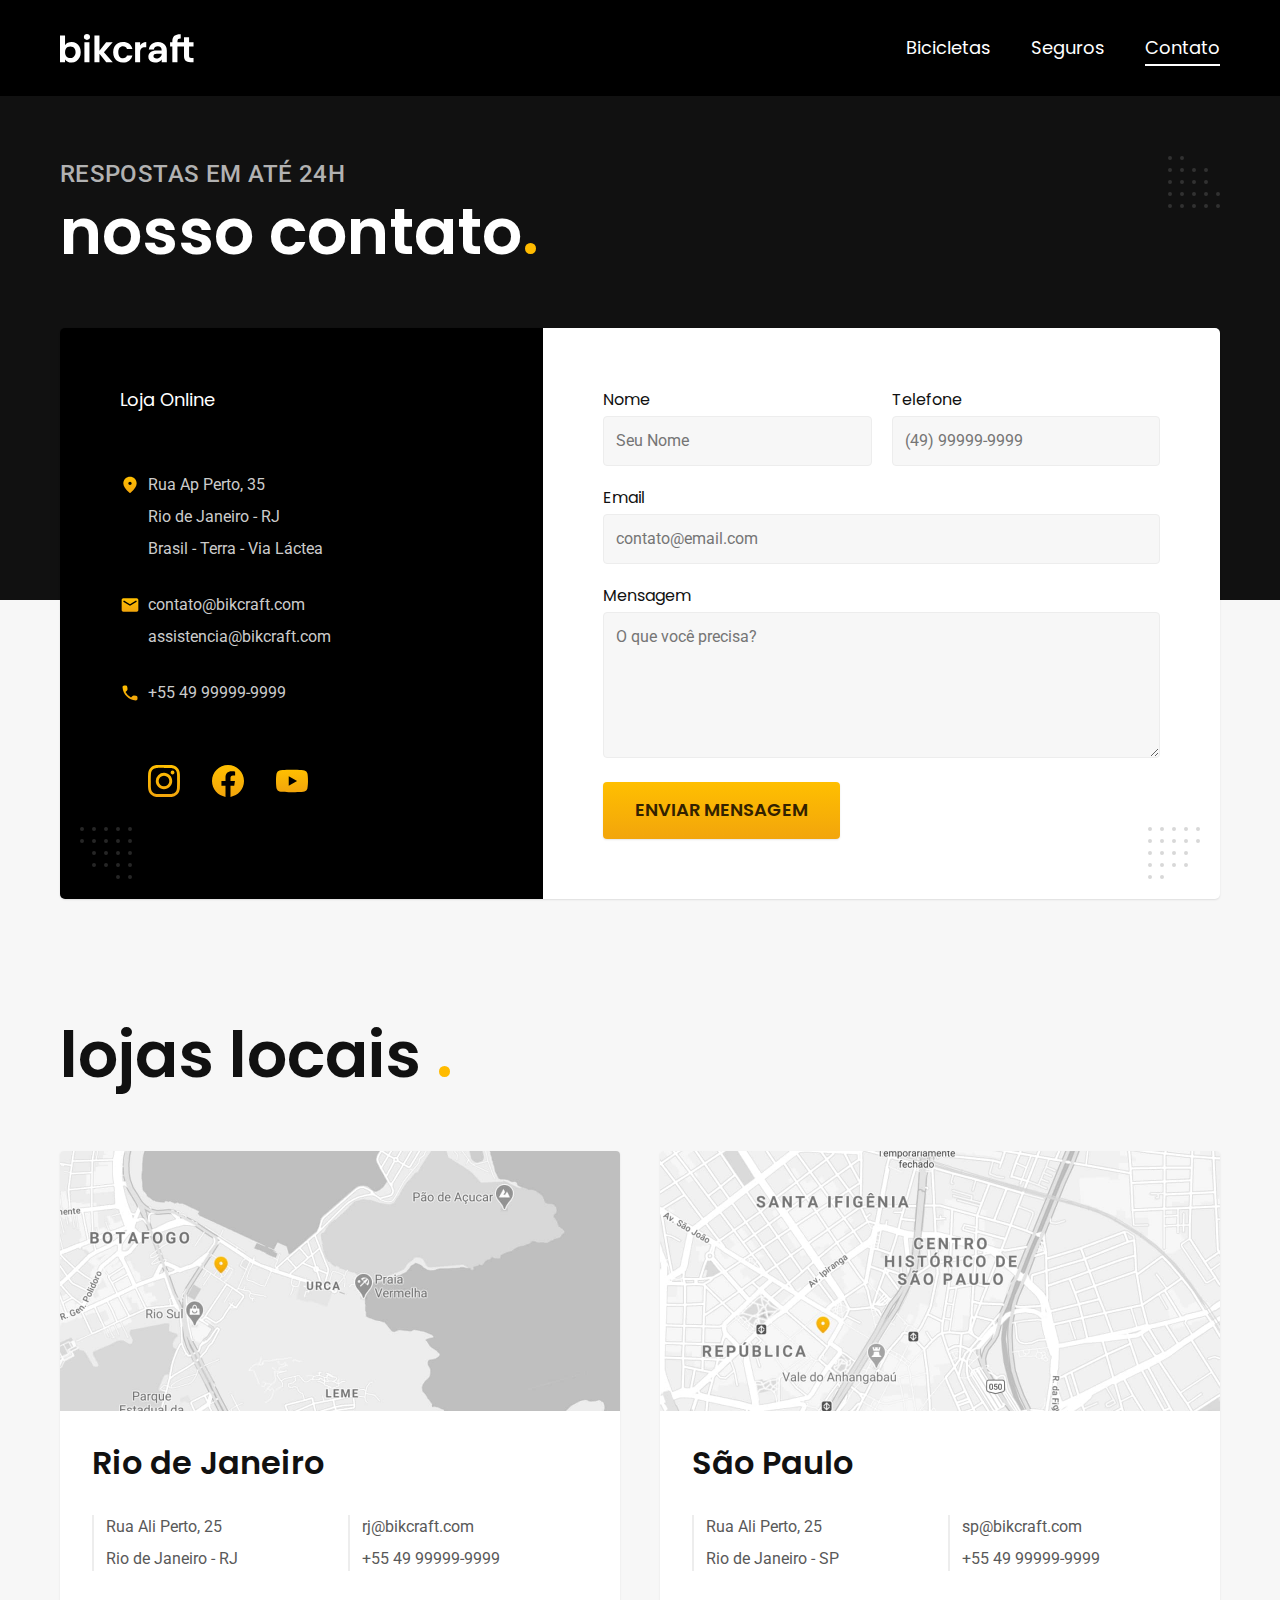
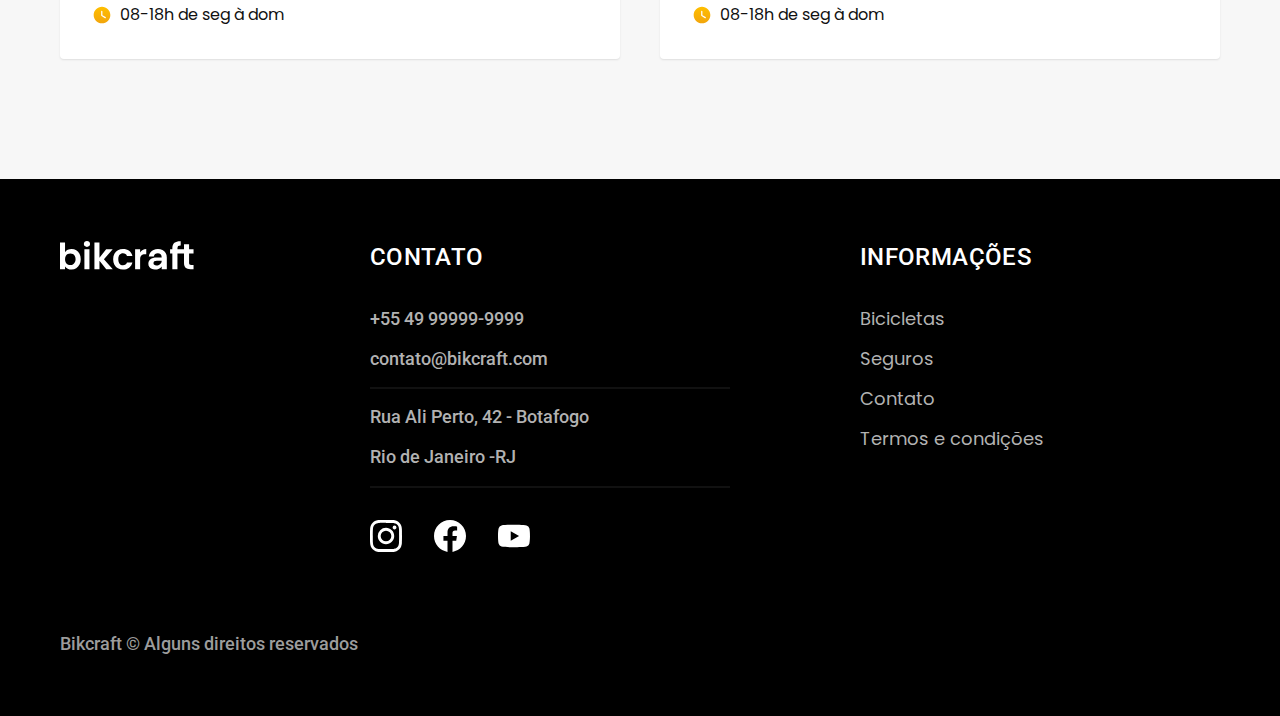
<file: bikcraft/contato.html>
<!DOCTYPE html>
<html lang="pt-br">

<head>
    <meta charset="UTF-8">
    <meta http-equiv="X-UA-Compatible" content="IE=edge">
    <meta name="viewport" content="width=device-width, initial-scale=1.0">
    <title>Contato | Bikcraft</title>
    <meta name="description" content="Contato">

    <link rel="preload" href="./css/style.min.css" as="style">
    <link rel="stylesheet" href="./css/style.min.css">

    <link rel="preconnect" href="https://fonts.googleapis.com">
    <link rel="preconnect" href="https://fonts.gstatic.com" crossorigin>
    <link href="https://fonts.googleapis.com/css2?family=Merriweather:ital,wght@1,900&family=Poppins:wght@400;600&family=Roboto:wght@400;500&display=swap" rel="stylesheet">
<script>document.documentElement.classList.add('js')</script>
</head>

<body id="contato">
    <header class="header-bg">
        <div class="header container">
            <a href="./">
                <img src="./img/bikcraft.svg" alt="Bikcraft">
            </a>
            <nav aria-label="primaria">
                <ul class="header-menu font-1-m cor-0">
                    <li><a href="./bicicletas.html">Bicicletas</a></li>
                    <li><a href="./seguros.html">Seguros</a></li>
                    <li><a href="./contato.html">Contato</a></li>
                </ul>
            </nav>
        </div>
    </header>

    <main>
        <div class="titulo-bg">
            <div class="titulo container">
                <p class="font-2-l-b cor-5">Respostas em até 24H</p>
                <h1 class="font-1-xxl cor-0">nosso contato<span class="cor-p1">.</span></h1>
            </div>
        </div>
        <div class="contato container">
            <section class="contato-dados" aria-label="Endereço">
                <h2 class="font-1-m cor-0">Loja Online</h2>
                <div class="contato-endereco font-2-s cor-4">
                    <p>Rua Ap Perto, 35</p>
                    <p>Rio de Janeiro - RJ</p>
                    <p>Brasil - Terra - Via Láctea</p>
                </div>
                <address class="contato-meios font-2-s cor-4">
                    <a href="mailto:contato@bikcraft.com">contato@bikcraft.com</a>
                    <a href="mailto:assistencia@bikcraft.com">assistencia@bikcraft.com</a>
                    <a href="tel:+554999999999">+55 49 99999-9999</a>
                </address>
                <div class="contato-redes">
                    <a href="./">
                        <img src="./img/redes/instagram-p.svg" alt="">
                    </a>
                    <a href="./">
                        <img src="./img/redes/facebook-p.svg" alt="">
                    </a>
                    <a href="./">
                        <img src="./img/redes/youtube-p.svg" alt="">
                    </a>
                </div>
            </section>
            <section class="contato-formulario" aria-label="Formulário">
                <form class="form" action="./contato.html">
                    <div>
                        <label for="nome">Nome</label>
                        <input type="text" id="nome" name="nome" placeholder="Seu Nome">
                    </div>
                    <div>
                        <label for="telefone">Telefone</label>
                        <input type="text" id="telefone" name="telefone" placeholder="(49) 99999-9999">
                    </div>
                    <div class="col-2">
                        <label for="email">Email</label>
                        <input type="email" id="email" name="email" placeholder="contato@email.com">
                    </div>
                    <div class="col-2">
                        <label for="mensagem">Mensagem</label>
                        <textarea rows="5" id="mensagem" name="mensagem" placeholder="O que você precisa?"></textarea>
                    </div>
                    <button class="botao col-2">Enviar Mensagem</button>
                </form>
            </section>
        </div>
    </main>

    <article class="lojas container">
        <h2 class="font-1-xxl">lojas locais <span class="cor-p1">.</span></h2>
        <div class="lojas-item">
            <img src="./img/lojas/rj.jpg" alt="mapa marcando o endereço em rua ali perto 25">
            <div class="lojas-conteudo">
                <h3 class="font-1-xl">Rio de Janeiro</h3>
                <div class="lojas-dados font-2-s cor-8">
                    <p>Rua Ali Perto, 25</p>
                    <p>Rio de Janeiro - RJ</p>
                </div>
                <div class="lojas-dados font-2-s cor-8">
                    <a href="mailto:rj@bikcraft.com">rj@bikcraft.com</a>
                    <a href="tel:+554999999999">+55 49 99999-9999</a>
                </div>
                <p class="lojas-tempo font-1-s"><img src="./img/icones/horario.svg" alt=""> 08-18h de seg à dom</p>
            </div>
        </div>
        <div class="lojas-item">
            <img src="./img/lojas/sp.jpg" alt="mapa marcando o endereço em rua ali perto 25">
            <div class="lojas-conteudo">
                <h3 class="font-1-xl">São Paulo</h3>
                <div class="lojas-dados font-2-s cor-8">
                    <p>Rua Ali Perto, 25</p>
                    <p>Rio de Janeiro - SP</p>
                </div>
                <div class="lojas-dados font-2-s cor-8">
                    <a href="mailto:sp@bikcraft.com">sp@bikcraft.com</a>
                    <a href="tel:+554999999999">+55 49 99999-9999</a>
                </div>
                <p class="lojas-tempo font-1-s"><img src="./img/icones/horario.svg" alt=""> 08-18h de seg à dom</p>
            </div>
        </div>
    </article>

    <footer class="footer-bg">
        <div class="footer container">
            <img src="./img/bikcraft.svg" alt="Bikcraft">
            <div class="footer-contato">
                <h3 class="font-2-l-b cor-0">Contato</h3>
                <ul class="font-2-m cor-5">
                    <li><a href="tel:+554999999999">+55 49 99999-9999</a></li>
                    <li><a href="mailto:contato@bikcraft.com">contato@bikcraft.com</a></li>
                    <li>Rua Ali Perto, 42 - Botafogo</li>
                    <li>Rio de Janeiro -RJ</li>
                </ul>
                <div class="footer-redes">
                    <a href="./">
                        <img src="./img/redes/instagram.svg" alt="">
                    </a>
                    <a href="./">
                        <img src="./img/redes/facebook.svg" alt="">
                    </a>
                    <a href="./">
                        <img src="./img/redes/youtube.svg" alt="">
                    </a>
                </div>
            </div>
            <div class="footer-informacoes">
                <h3 class="font-2-l-b cor-0">Informações</h3>
                <nav>
                    <ul class="font-1-m cor-5">
                        <li><a href="./bicicletas.html">Bicicletas</a></li>
                        <li><a href="./seguros.html">Seguros</a></li>
                        <li><a href="./contato.html">Contato</a></li>
                        <li><a href="./termos.html">Termos e condições</a></li>
                    </ul>
                </nav>
            </div>
            <p class="footer-copy font-2-m cor-6">Bikcraft © Alguns direitos reservados</p>
        </div>
    </footer>
<script src="./js/script.js"></script>
<script src="./js/formulario.js"></script>
</body>

</html>
</file>
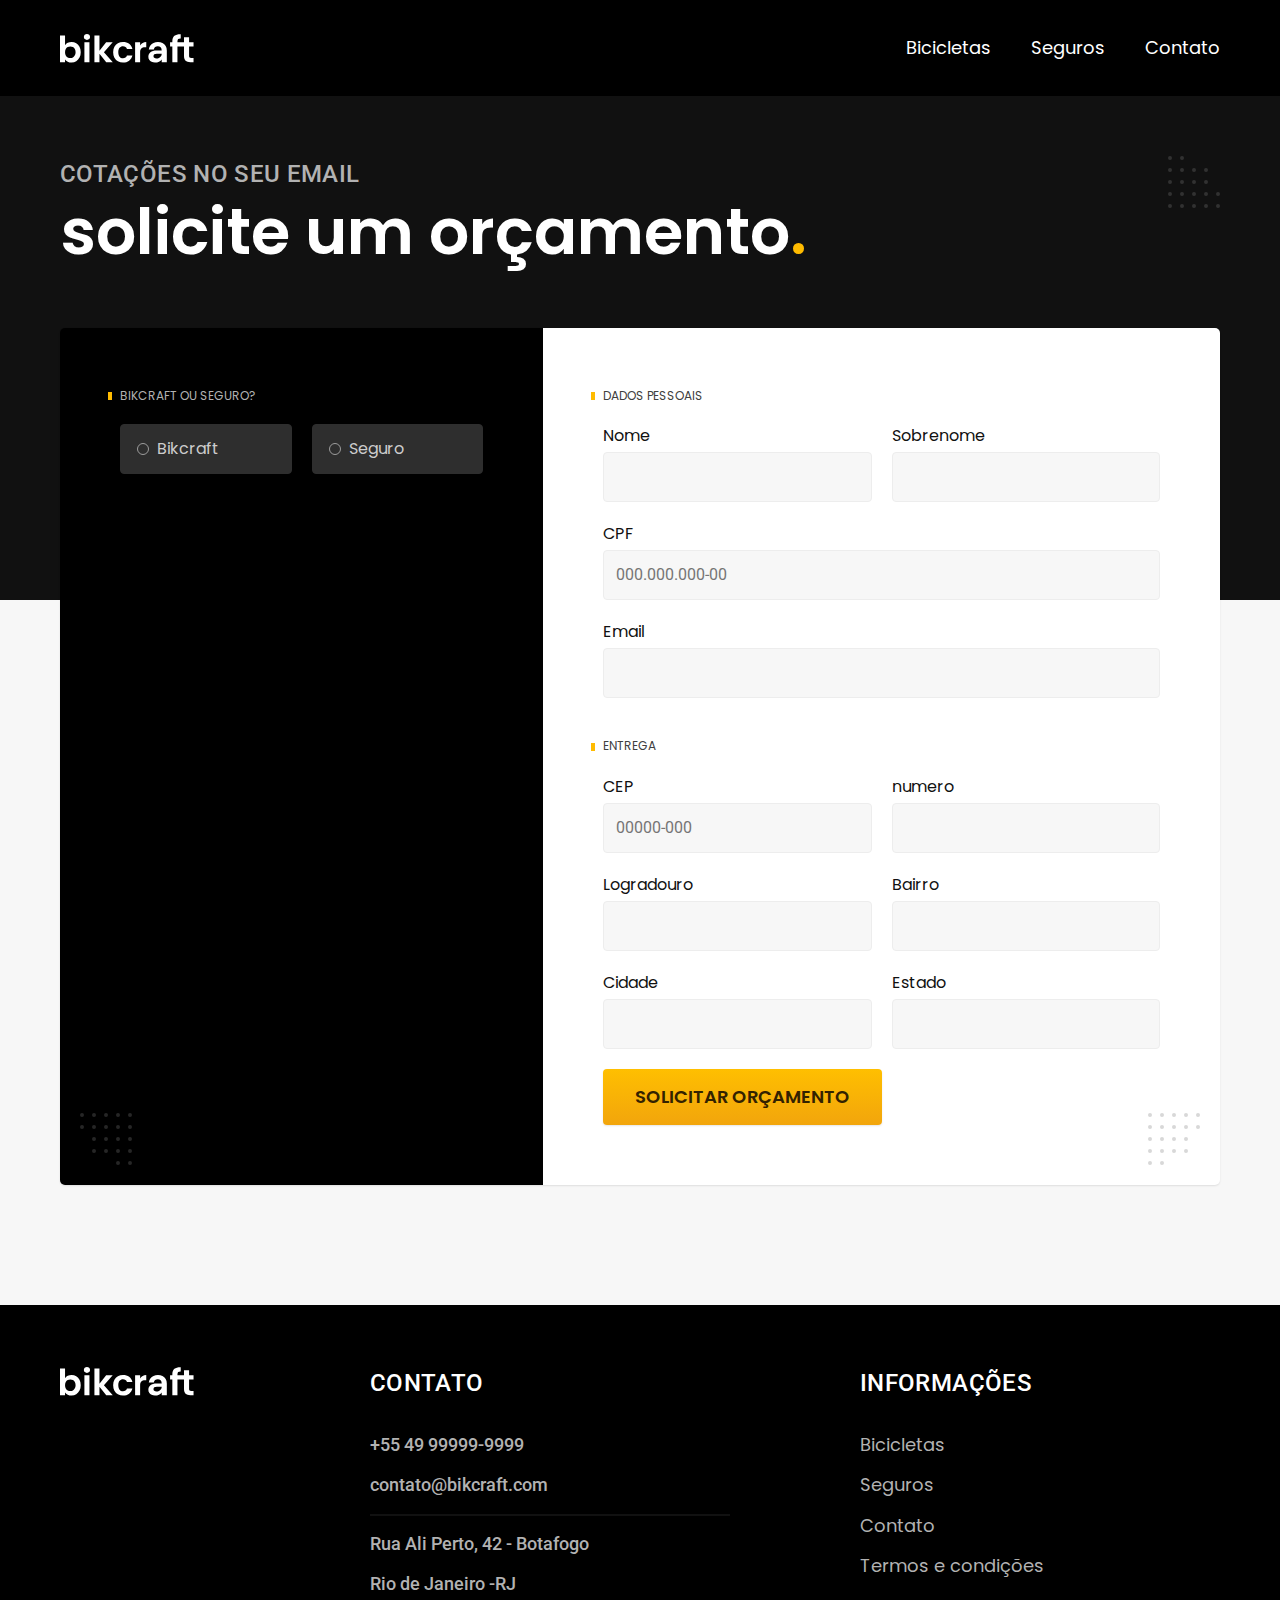
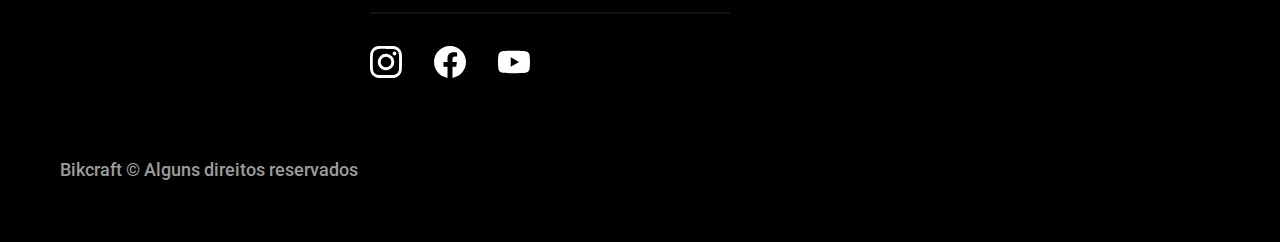
<file: bikcraft/orcamento.html>
<!DOCTYPE html>
<html lang="pt-br">

<head>
    <meta charset="UTF-8">
    <meta http-equiv="X-UA-Compatible" content="IE=edge">
    <meta name="viewport" content="width=device-width, initial-scale=1.0">
    <title>Orçamento | Bikcraft</title>
    <meta name="description" content="Orçamento.">

    <link rel="preload" href="./css/style.min.css" as="style">
    <link rel="stylesheet" href="./css/style.min.css">

    <link rel="preconnect" href="https://fonts.googleapis.com">
    <link rel="preconnect" href="https://fonts.gstatic.com" crossorigin>
    <link href="https://fonts.googleapis.com/css2?family=Merriweather:ital,wght@1,900&family=Poppins:wght@400;600&family=Roboto:wght@400;500&display=swap" rel="stylesheet">
<script>document.documentElement.classList.add('js')</script>
</head>

<body id="orcamento">
    <header class="header-bg">
        <div class="header container">
            <a href="./">
                <img src="./img/bikcraft.svg" alt="Bikcraft">
            </a>
            <nav aria-label="primaria">
                <ul class="header-menu font-1-m cor-0">
                    <li><a href="./bicicletas.html">Bicicletas</a></li>
                    <li><a href="./seguros.html">Seguros</a></li>
                    <li><a href="./contato.html">Contato</a></li>
                </ul>
            </nav>
        </div>
    </header>
    <main>
        <div class="titulo-bg">
            <div class="titulo container">
                <p class="font-2-l-b cor-5">Cotações no seu email</p>
                <h1 class="font-1-xxl cor-0">solicite um orçamento<span class="cor-p1">.</span></h1>
            </div>
        </div>
        <form class="orcamento container" action="./">
            <div class="orcamento-produto">
                <h2 class="font-1-xs cor-5">Bikcraft ou Seguro?</h2>

                <input type="radio" name="tipo" id="bikcraft" value="bikcraft">
                <label for="bikcraft">Bikcraft</label>

                <input type="radio" name="tipo" id="seguro" value="seguro">
                <label for="seguro">Seguro</label>

                <div class="orcamento-conteudo" id="orcamento-bikcraft">
                    <h2 class="font-1-xs cor-5">Escolha a sua</h2>

                    <input type="radio" name="produto" id="nimbus" value="nimbus">
                    <label for="nimbus">Nimbus Stark <span>R$ 4999</span></label>
                    <div class="orcamento-detalhes">
                        <ul class="font-1-xs cor-8">
                            <li><img src="./img/icones/eletrica.svg" alt="">Motor Elétrico</li>
                            <li><img src="./img/icones/carbono.svg" alt="">Fibra de Carbono</li>
                            <li><img src="./img/icones/velocidade.svg" alt="">50 km/h</li>
                            <li><img src="./img/icones/rastreador.svg" alt="">Rastreador</li>
                        </ul>
                        <img src="./img/bicicletas/nimbus.jpg" alt="Bicicleta preta">
                    </div>

                    <input type="radio" name="produto" id="magic" value="magic">
                    <label for="magic">Magic Might <span>R$ 4999</span></label>
                    <div class="orcamento-detalhes">
                        <ul class="font-1-xs cor-8">
                            <li><img src="./img/icones/eletrica.svg" alt="">Motor Elétrico</li>
                            <li><img src="./img/icones/carbono.svg" alt="">Fibra de Carbono</li>
                            <li><img src="./img/icones/velocidade.svg" alt="">45 km/h</li>
                            <li><img src="./img/icones/rastreador.svg" alt="">Rastreador</li>
                        </ul>
                        <img src="./img/bicicletas/magic.jpg" alt="Bicicleta preta">
                    </div>

                    <input type="radio" name="produto" id="nebula" value="nebula">
                    <label for="nebula">Nebula Cosmic <span>R$ 4999</span></label>
                    <div class="orcamento-detalhes">
                        <ul class="font-1-xs cor-8">
                            <li><img src="./img/icones/eletrica.svg" alt="">Motor Elétrico</li>
                            <li><img src="./img/icones/carbono.svg" alt="">Fibra de Carbono</li>
                            <li><img src="./img/icones/velocidade.svg" alt="">45 km/h</li>
                            <li><img src="./img/icones/rastreador.svg" alt="">Rastreador</li>
                        </ul>
                        <img src="./img/bicicletas/nebula.jpg" alt="Bicicleta preta">
                    </div>
                </div>
                <div class="orcamento-conteudo" id="orcamento-seguro">
                    <h2 class="font-1-xs cor-5">Escolha o plano</h2>
                    <input type="radio" name="produto" id="prata" value="prata">
                    <label for="prata">Prata <span>R$ 199</span></label>
                    <input type="radio" name="produto" id="ouro" value="ouro">
                    <label for="ouro">Ouro <span>R$ 299</span></label>
                </div>
            </div>
            <div class="orcamento-dados form">
                <h2 class="font-1-xs cor-9 col-2">dados pessoais</h2>
                <div>
                    <label for="nome">Nome</label>
                    <input type="text" id="nome" name="nome">
                </div>
                <div>
                    <label for="sobrenome">Sobrenome</label>
                    <input type="text" id="sobrenome" name="sobrenome">
                </div>
                <div class="col-2">
                    <label for="cpf">CPF</label>
                    <input type="text" id="cpf" name="cpf" placeholder="000.000.000-00">
                </div>
                <div class="col-2">
                    <label for="email">Email</label>
                    <input type="email" id="email" name="email">
                </div>
                <h2 class="font-1-xs cor-9 col-2">entrega</h2>
                <div>
                    <label for="cep">CEP</label>
                    <input type="text" id="cep" name="cep" placeholder="00000-000">
                </div>
                <div>
                    <label for="numero">numero</label>
                    <input type="text" id="numero" name="numero">
                </div>
                <div>
                    <label for="logradouro">Logradouro</label>
                    <input type="text" id="logradouro" name="logradouro">
                </div>
                <div>
                    <label for="bairro">Bairro</label>
                    <input type="text" id="bairro" name="bairro">
                </div>
                <div>
                    <label for="cidade">Cidade</label>
                    <input type="text" id="cidade" name="cidade">
                </div>
                <div>
                    <label for="estado">Estado</label>
                    <input type="text" id="estado" name="estado">
                </div>
                <button class="botao col-2">Solicitar Orçamento</button>
            </div>
        </form>
    </main>

    <footer class="footer-bg">
        <div class="footer container">
            <img src="./img/bikcraft.svg" alt="Bikcraft">
            <div class="footer-contato">
                <h3 class="font-2-l-b cor-0">Contato</h3>
                <ul class="font-2-m cor-5">
                    <li><a href="tel:+554999999999">+55 49 99999-9999</a></li>
                    <li><a href="mailto:contato@bikcraft.com">contato@bikcraft.com</a></li>
                    <li>Rua Ali Perto, 42 - Botafogo</li>
                    <li>Rio de Janeiro -RJ</li>
                </ul>
                <div class="footer-redes">
                    <a href="./">
                        <img src="./img/redes/instagram.svg" alt="">
                    </a>
                    <a href="./">
                        <img src="./img/redes/facebook.svg" alt="">
                    </a>
                    <a href="./">
                        <img src="./img/redes/youtube.svg" alt="">
                    </a>
                </div>
            </div>
            <div class="footer-informacoes">
                <h3 class="font-2-l-b cor-0">Informações</h3>
                <nav>
                    <ul class="font-1-m cor-5">
                        <li><a href="./bicicletas.html">Bicicletas</a></li>
                        <li><a href="./seguros.html">Seguros</a></li>
                        <li><a href="./contato.html">Contato</a></li>
                        <li><a href="./termos.html">Termos e condições</a></li>
                    </ul>
                </nav>
            </div>
            <p class="footer-copy font-2-m cor-6">Bikcraft © Alguns direitos reservados</p>
        </div>
    </footer>
<script src="./js/script.js"></script>
</body>

</html>
</file>
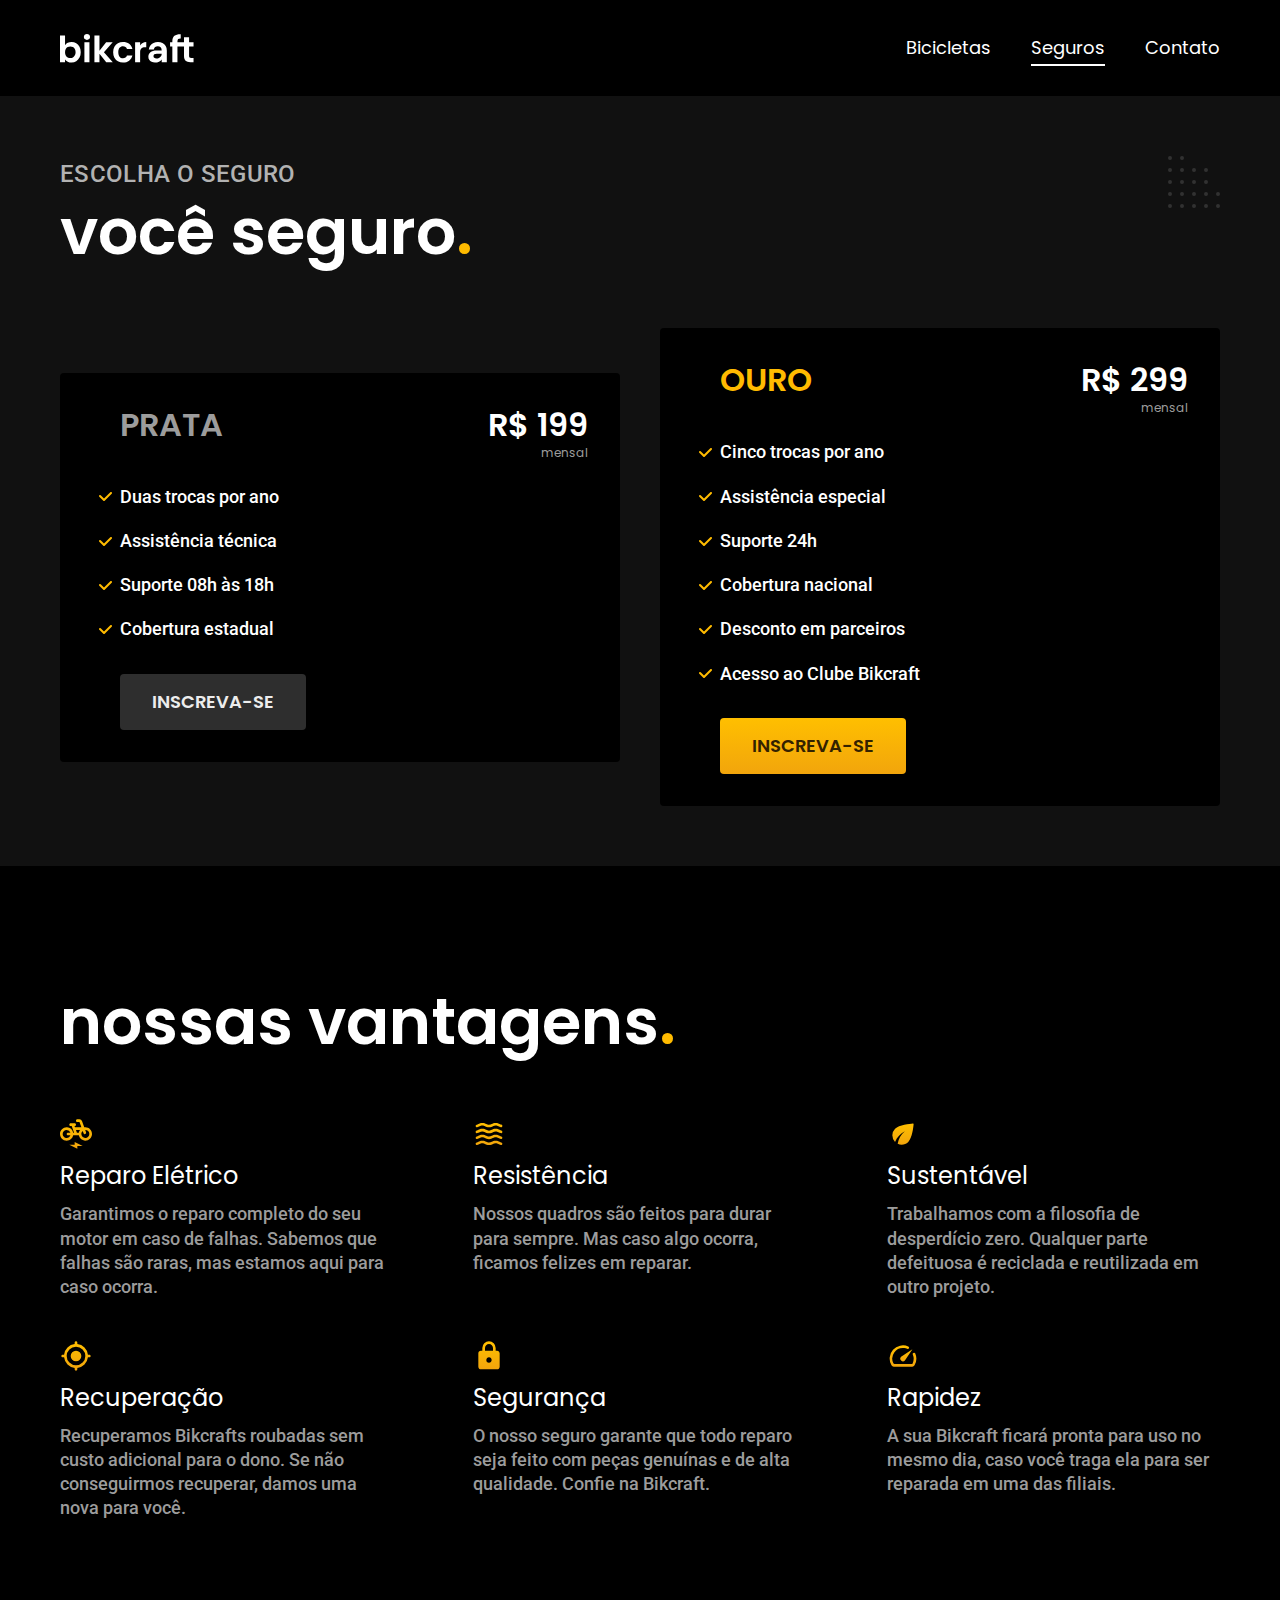
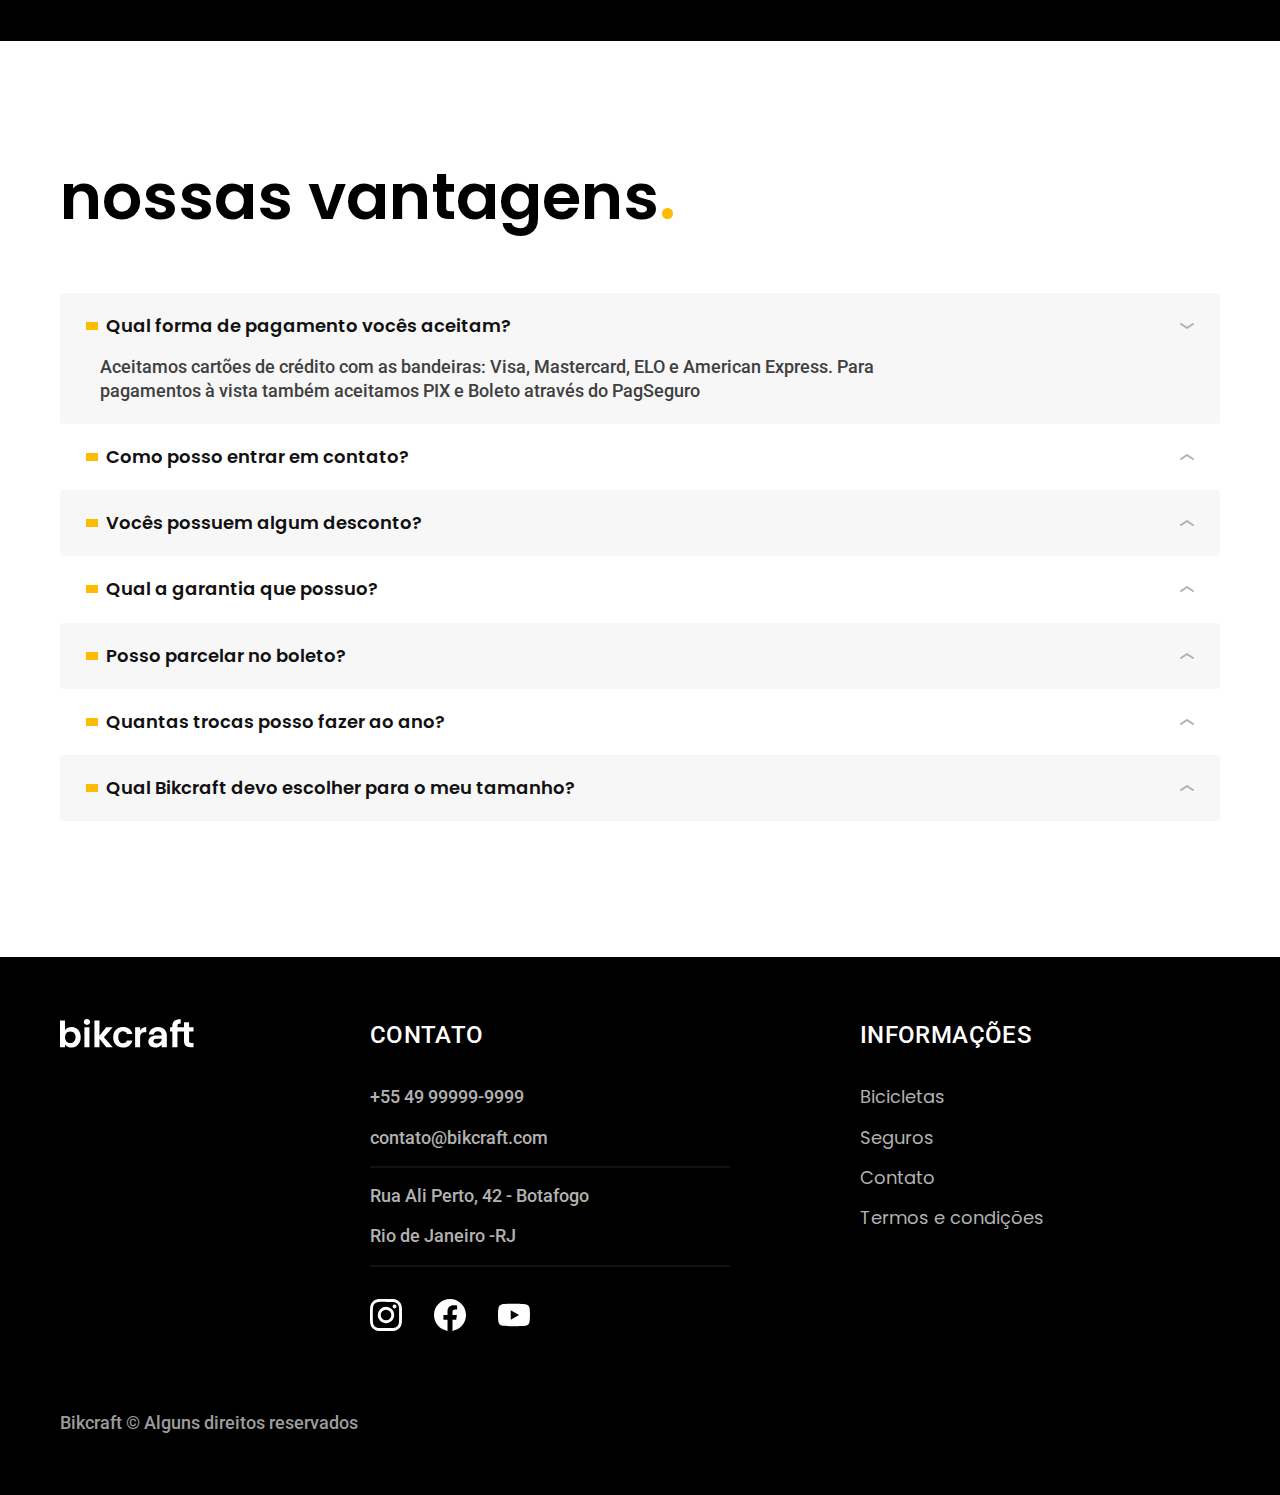
<file: bikcraft/seguros.html>
<!DOCTYPE html>
<html lang="pt-br">

<head>
    <meta charset="UTF-8">
    <meta http-equiv="X-UA-Compatible" content="IE=edge">
    <meta name="viewport" content="width=device-width, initial-scale=1.0">
    <title>Seguros | Bikcraft</title>
    <meta name="description" content="Seguros de bicicletas Bikcraft">

    <link rel="preload" href="./css/style.min.css" as="style">
    <link rel="stylesheet" href="./css/style.min.css">

    <link rel="preconnect" href="https://fonts.googleapis.com">
    <link rel="preconnect" href="https://fonts.gstatic.com" crossorigin>
    <link href="https://fonts.googleapis.com/css2?family=Merriweather:ital,wght@1,900&family=Poppins:wght@400;600&family=Roboto:wght@400;500&display=swap" rel="stylesheet">
<script>document.documentElement.classList.add('js')</script>
</head>

<body id="seguros">
    <header class="header-bg">
        <div class="header container">
            <a href="./">
                <img src="./img/bikcraft.svg" alt="Bikcraft">
            </a>
            <nav aria-label="primaria">
                <ul class="header-menu font-1-m cor-0">
                    <li><a href="./bicicletas.html">Bicicletas</a></li>
                    <li><a href="./seguros.html">Seguros</a></li>
                    <li><a href="./contato.html">Contato</a></li>
                </ul>
            </nav>
        </div>
    </header>

    <main class="seguros-bg">
        <div class="titulo-bg">
            <div class="titulo container">
                <p class="font-2-l-b cor-5">Escolha o Seguro</p>
                <h1 class="font-1-xxl cor-0">você seguro<span class="cor-p1">.</span></h1>
            </div>
        </div>

        <div class="seguros container">
            <div class="seguros-item">
                <h3 class="font-1-xl cor-6">PRATA</h3>
                <span class="font-1-xl cor-0">R$ 199 <span class="font-1-xs cor-6">mensal</span></span>
                <ul class="font-2-m cor-0">
                    <li>Duas trocas por ano</li>
                    <li>Assistência técnica</li>
                    <li>Suporte 08h às 18h</li>
                    <li>Cobertura estadual</li>
                </ul>
                <a class="botao secundario" href="./orcamento.html?tipo=seguro&produto=prata">Inscreva-se</a>
            </div>
            <div class="seguros-item">
                <h3 class="font-1-xl cor-p1">OURO</h3>
                <span class="font-1-xl cor-0">R$ 299 <span class="font-1-xs cor-6">mensal</span></span>
                <ul class="font-2-m cor-0">
                    <li>Cinco trocas por ano</li>
                    <li>Assistência especial</li>
                    <li>Suporte 24h</li>
                    <li>Cobertura nacional</li>
                    <li>Desconto em parceiros</li>
                    <li>Acesso ao Clube Bikcraft</li>
                </ul>
                <a class="botao" href="./orcamento.html?tipo=seguro&produto=ouro">Inscreva-se</a>
            </div>
        </div>
    </main>
    <article class="vantagens-bg" aria-label="vantagens">
        <div class="vantagens container">
            <h2 class="font-1-xxl cor-0">nossas vantagens<span class="cor-p1">.</span></h2>
            <ul class="vantagens-lista">
                <li class="vantagens-item">
                    <img class="w-32" src="./img/icones/eletrica.svg" alt="">
                    <h3 class="font-1-l cor-0">Reparo Elétrico</h3>
                    <p class="font-2-m cor-6">Garantimos o reparo completo do seu motor em caso de falhas. Sabemos que falhas são raras, mas estamos aqui para caso ocorra.</p>
                </li>
                <li class="vantagens-item">
                    <img class="w-32" src="./img/icones/carbono.svg" alt="">
                    <h3 class="font-1-l cor-0">Resistência</h3>
                    <p class="font-2-m cor-6">Nossos quadros são feitos para durar para sempre. Mas caso algo ocorra, ficamos felizes em reparar.</p>
                </li>
                <li class="vantagens-item">
                    <img class="w-32" src="./img/icones/sustentavel.svg" alt="">
                    <h3 class="font-1-l cor-0">Sustentável</h3>
                    <p class="font-2-m cor-6">Trabalhamos com a filosofia de desperdício zero. Qualquer parte defeituosa é reciclada e reutilizada em outro projeto.</p>
                </li>
                <li class="vantagens-item">
                    <img class="w-32" src="./img/icones/rastreador.svg" alt="">
                    <h3 class="font-1-l cor-0">Recuperação</h3>
                    <p class="font-2-m cor-6">Recuperamos Bikcrafts roubadas sem custo adicional para o dono. Se não conseguirmos recuperar, damos uma nova para você.</p>
                </li>
                <li class="vantagens-item">
                    <img class="w-32" src="./img/icones/seguro.svg" alt="">
                    <h3 class="font-1-l cor-0">Segurança</h3>
                    <p class="font-2-m cor-6">O nosso seguro garante que todo reparo seja feito com peças genuínas e de alta qualidade. Confie na Bikcraft.</p>
                </li>
                <li class="vantagens-item">
                    <img class="w-32" src="./img/icones/velocidade.svg" alt="">
                    <h3 class="font-1-l cor-0">Rapidez</h3>
                    <p class="font-2-m cor-6">A sua Bikcraft ficará pronta para uso no mesmo dia, caso você traga ela para ser reparada em uma das filiais.</p>
                </li>
            </ul>
        </div>
    </article>
    <article class="perguntas container" aria-label="perguntas">
        <h2 class="font-1-xxl cor-12">nossas vantagens<span class="cor-p1">.</span></h2>
        <dl class="perguntas-lista">
            <div class="perguntas-item">
                <dt><button class="font-1-m-b cor-11" aria-controls="pergunta1" aria-expanded="true">Qual forma de pagamento vocês aceitam?</button></dt>
                <dd id="pergunta1" class="font-2-m cor-9 ativa">Aceitamos cartões de crédito com as bandeiras: Visa, Mastercard, ELO e American Express. Para pagamentos à vista também aceitamos PIX e Boleto através do PagSeguro </dd>
            </div>
            <div class="perguntas-item">
                <dt><button class="font-1-m-b cor-11" aria-controls="pergunta2" aria-expanded="false">Como posso entrar em contato?</button></dt>
                <dd id="pergunta2" class="font-2-m cor-9">Aceitamos cartões de crédito com as bandeiras: Visa, Mastercard, ELO e American Express. Para pagamentos à vista também aceitamos PIX e Boleto através do PagSeguro </dd>
            </div>
            <div class="perguntas-item">
                <dt><button class="font-1-m-b cor-11" aria-controls="pergunta3" aria-expanded="false">Vocês possuem algum desconto?</button></dt>
                <dd id="pergunta3" class="font-2-m cor-9">Aceitamos cartões de crédito com as bandeiras: Visa, Mastercard, ELO e American Express. Para pagamentos à vista também aceitamos PIX e Boleto através do PagSeguro </dd>
            </div>
            <div class="perguntas-item">
                <dt><button class="font-1-m-b cor-11" aria-controls="pergunta4" aria-expanded="false">Qual a garantia que possuo?</button></dt>
                <dd id="pergunta4" class="font-2-m cor-9">Aceitamos cartões de crédito com as bandeiras: Visa, Mastercard, ELO e American Express. Para pagamentos à vista também aceitamos PIX e Boleto através do PagSeguro </dd>
            </div>
            <div class="perguntas-item">
                <dt><button class="font-1-m-b cor-11" aria-controls="pergunta5" aria-expanded="false">Posso parcelar no boleto?</button></dt>
                <dd id="pergunta5" class="font-2-m cor-9">Aceitamos cartões de crédito com as bandeiras: Visa, Mastercard, ELO e American Express. Para pagamentos à vista também aceitamos PIX e Boleto através do PagSeguro </dd>
            </div>
            <div class="perguntas-item">
                <dt><button class="font-1-m-b cor-11" aria-controls="pergunta6" aria-expanded="false">Quantas trocas posso fazer ao ano?</button></dt>
                <dd id="pergunta6" class="font-2-m cor-9">Aceitamos cartões de crédito com as bandeiras: Visa, Mastercard, ELO e American Express. Para pagamentos à vista também aceitamos PIX e Boleto através do PagSeguro </dd>
            </div>
            <div class="perguntas-item">
                <dt><button class="font-1-m-b cor-11" aria-controls="pergunta7" aria-expanded="false">Qual Bikcraft devo escolher para o meu tamanho?</button></dt>
                <dd id="pergunta7" class="font-2-m cor-9">Aceitamos cartões de crédito com as bandeiras: Visa, Mastercard, ELO e American Express. Para pagamentos à vista também aceitamos PIX e Boleto através do PagSeguro </dd>
            </div>
        </dl>
    </article>
    <footer class="footer-bg">
        <div class="footer container">
            <img src="./img/bikcraft.svg" alt="Bikcraft">
            <div class="footer-contato">
                <h3 class="font-2-l-b cor-0">Contato</h3>
                <ul class="font-2-m cor-5">
                    <li><a href="tel:+554999999999">+55 49 99999-9999</a></li>
                    <li><a href="mailto:contato@bikcraft.com">contato@bikcraft.com</a></li>
                    <li>Rua Ali Perto, 42 - Botafogo</li>
                    <li>Rio de Janeiro -RJ</li>
                </ul>
                <div class="footer-redes">
                    <a href="./">
                        <img src="./img/redes/instagram.svg" alt="">
                    </a>
                    <a href="./">
                        <img src="./img/redes/facebook.svg" alt="">
                    </a>
                    <a href="./">
                        <img src="./img/redes/youtube.svg" alt="">
                    </a>
                </div>
            </div>
            <div class="footer-informacoes">
                <h3 class="font-2-l-b cor-0">Informações</h3>
                <nav>
                    <ul class="font-1-m cor-5">
                        <li><a href="./bicicletas.html">Bicicletas</a></li>
                        <li><a href="./seguros.html">Seguros</a></li>
                        <li><a href="./contato.html">Contato</a></li>
                        <li><a href="./termos.html">Termos e condições</a></li>
                    </ul>
                </nav>
            </div>
            <p class="footer-copy font-2-m cor-6">Bikcraft © Alguns direitos reservados</p>
        </div>
    </footer>
<script src="./js/script.js"></script></body>

</html>
</file>
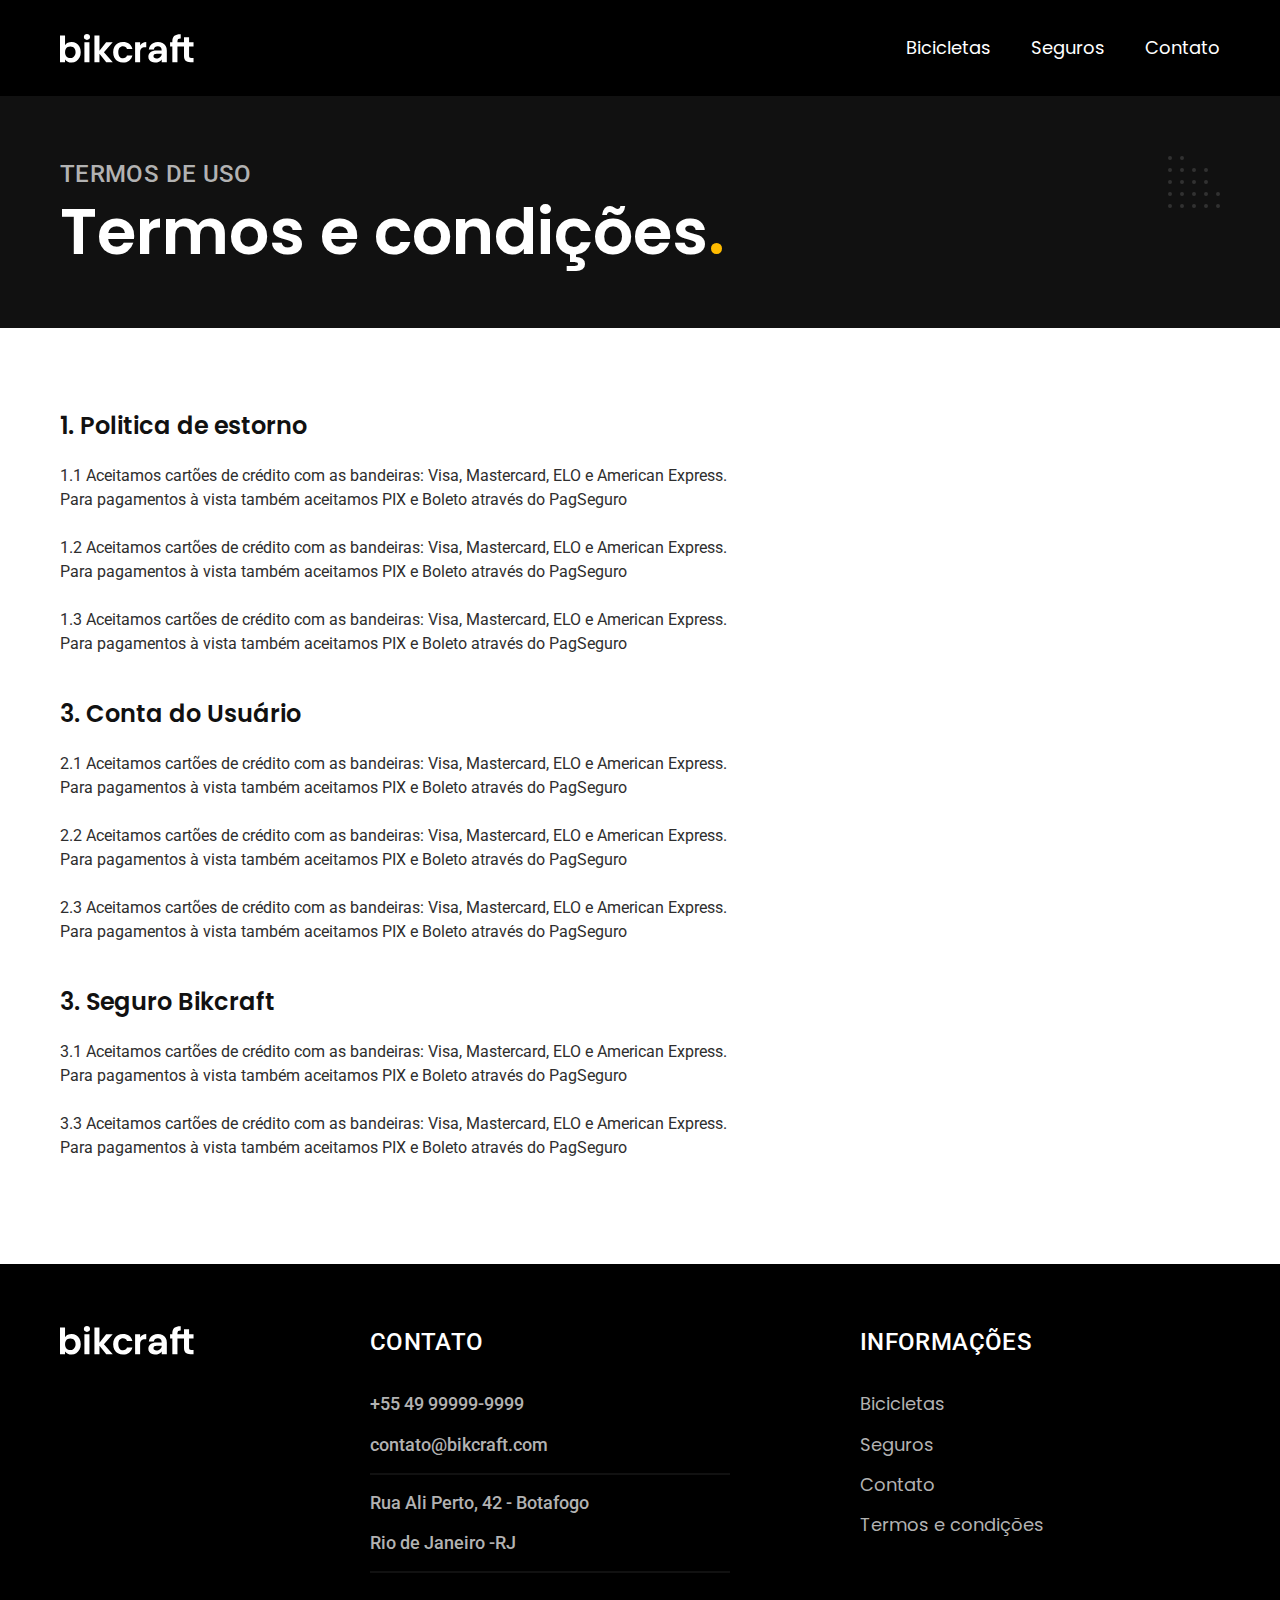
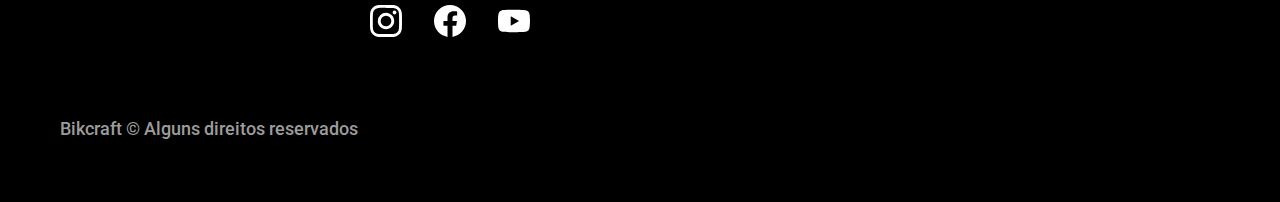
<file: bikcraft/termos.html>
<!DOCTYPE html>
<html lang="pt-br">

<head>
    <meta charset="UTF-8">
    <meta http-equiv="X-UA-Compatible" content="IE=edge">
    <meta name="viewport" content="width=device-width, initial-scale=1.0">
    <title>Termos e Condições | Bikcraft</title>
    <meta name="description" content="Termos e Condições.">

    <link rel="preload" href="./css/style.min.css" as="style">
    <link rel="stylesheet" href="./css/style.min.css">

    <link rel="preconnect" href="https://fonts.googleapis.com">
    <link rel="preconnect" href="https://fonts.gstatic.com" crossorigin>
    <link href="https://fonts.googleapis.com/css2?family=Merriweather:ital,wght@1,900&family=Poppins:wght@400;600&family=Roboto:wght@400;500&display=swap" rel="stylesheet">
<script>document.documentElement.classList.add('js')</script>
</head>

<body>
    <header class="header-bg">
        <div class="header container">
            <a href="./">
                <img src="./img/bikcraft.svg" alt="Bikcraft">
            </a>
            <nav aria-label="primaria">
                <ul class="header-menu font-1-m cor-0">
                    <li><a href="./bicicletas.html">Bicicletas</a></li>
                    <li><a href="./seguros.html">Seguros</a></li>
                    <li><a href="./contato.html">Contato</a></li>
                </ul>
            </nav>
        </div>
    </header>

    <main>
        <div class="titulo-bg">
            <div class="titulo container">
                <p class="font-2-l-b cor-5">Termos de uso</p>
                <h1 class="font-1-xxl cor-0">Termos e condições<span class="cor-p1">.</span></h1>
            </div>
        </div>

        <div class="termos font-2-s cor-10 container">
            <h2 class="font-1-l cor-11">1. Politica de estorno</h2>
            <p>1.1 Aceitamos cartões de crédito com as bandeiras: Visa, Mastercard, ELO e American Express. Para pagamentos à vista também aceitamos PIX e Boleto através do PagSeguro </p>
            <p>1.2 Aceitamos cartões de crédito com as bandeiras: Visa, Mastercard, ELO e American Express. Para pagamentos à vista também aceitamos PIX e Boleto através do PagSeguro </p>
            <p>1.3 Aceitamos cartões de crédito com as bandeiras: Visa, Mastercard, ELO e American Express. Para pagamentos à vista também aceitamos PIX e Boleto através do PagSeguro </p>
            <h2 class="font-1-l cor-11">3. Conta do Usuário</h2>
            <p>2.1 Aceitamos cartões de crédito com as bandeiras: Visa, Mastercard, ELO e American Express. Para pagamentos à vista também aceitamos PIX e Boleto através do PagSeguro </p>
            <p>2.2 Aceitamos cartões de crédito com as bandeiras: Visa, Mastercard, ELO e American Express. Para pagamentos à vista também aceitamos PIX e Boleto através do PagSeguro </p>
            <p>2.3 Aceitamos cartões de crédito com as bandeiras: Visa, Mastercard, ELO e American Express. Para pagamentos à vista também aceitamos PIX e Boleto através do PagSeguro </p>
            <h2 class="font-1-l cor-11">3. Seguro Bikcraft</h2>
            <p>3.1 Aceitamos cartões de crédito com as bandeiras: Visa, Mastercard, ELO e American Express. Para pagamentos à vista também aceitamos PIX e Boleto através do PagSeguro </p>
            <p>3.3 Aceitamos cartões de crédito com as bandeiras: Visa, Mastercard, ELO e American Express. Para pagamentos à vista também aceitamos PIX e Boleto através do PagSeguro </p>
        </div>

    </main>

    <footer class="footer-bg">
        <div class="footer container">
            <img src="./img/bikcraft.svg" alt="Bikcraft">
            <div class="footer-contato">
                <h3 class="font-2-l-b cor-0">Contato</h3>
                <ul class="font-2-m cor-5">
                    <li><a href="tel:+554999999999">+55 49 99999-9999</a></li>
                    <li><a href="mailto:contato@bikcraft.com">contato@bikcraft.com</a></li>
                    <li>Rua Ali Perto, 42 - Botafogo</li>
                    <li>Rio de Janeiro -RJ</li>
                </ul>
                <div class="footer-redes">
                    <a href="./">
                        <img src="./img/redes/instagram.svg" alt="">
                    </a>
                    <a href="./">
                        <img src="./img/redes/facebook.svg" alt="">
                    </a>
                    <a href="./">
                        <img src="./img/redes/youtube.svg" alt="">
                    </a>
                </div>
            </div>
            <div class="footer-informacoes">
                <h3 class="font-2-l-b cor-0">Informações</h3>
                <nav>
                    <ul class="font-1-m cor-5">
                        <li><a href="./bicicletas.html">Bicicletas</a></li>
                        <li><a href="./seguros.html">Seguros</a></li>
                        <li><a href="./contato.html">Contato</a></li>
                        <li><a href="./termos.html">Termos e condições</a></li>
                    </ul>
                </nav>
            </div>
            <p class="footer-copy font-2-m cor-6">Bikcraft © Alguns direitos reservados</p>
        </div>
    </footer>
<script src="./js/script.js"></script></body>

</html>
</file>
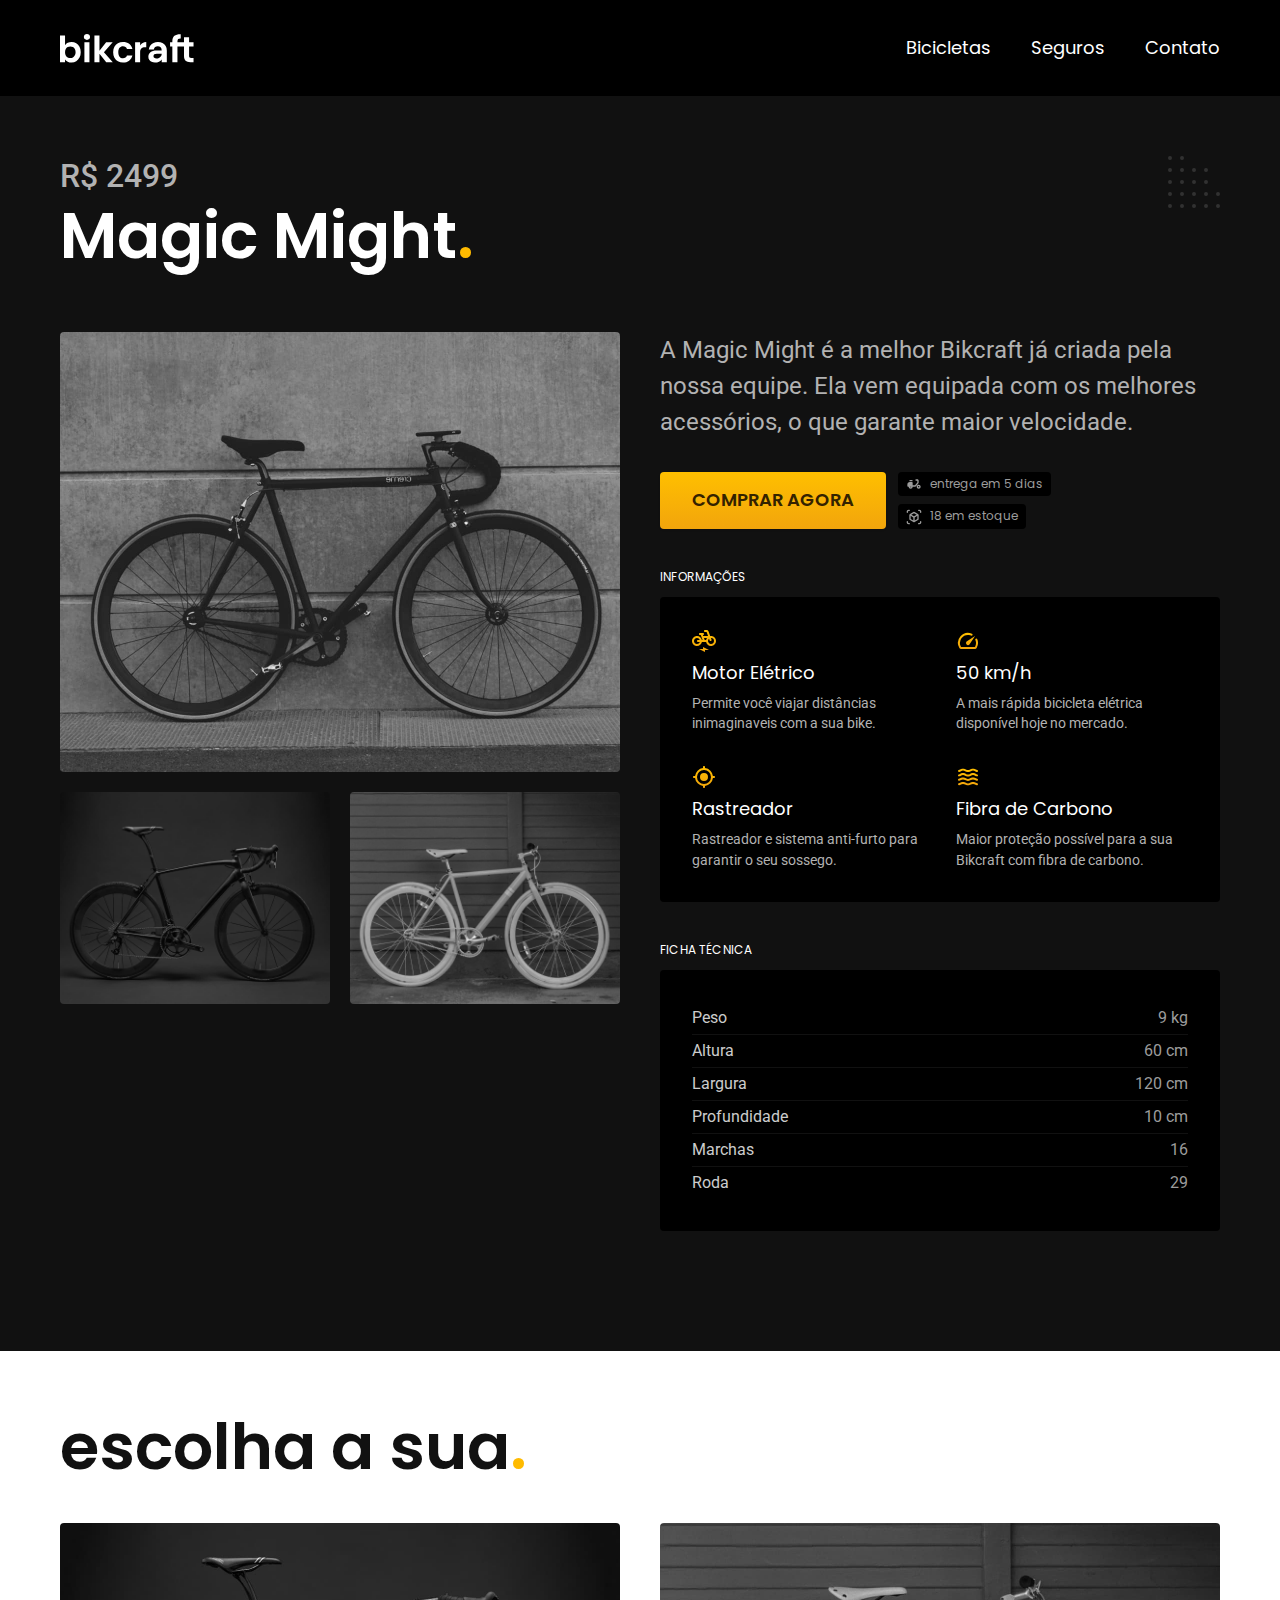
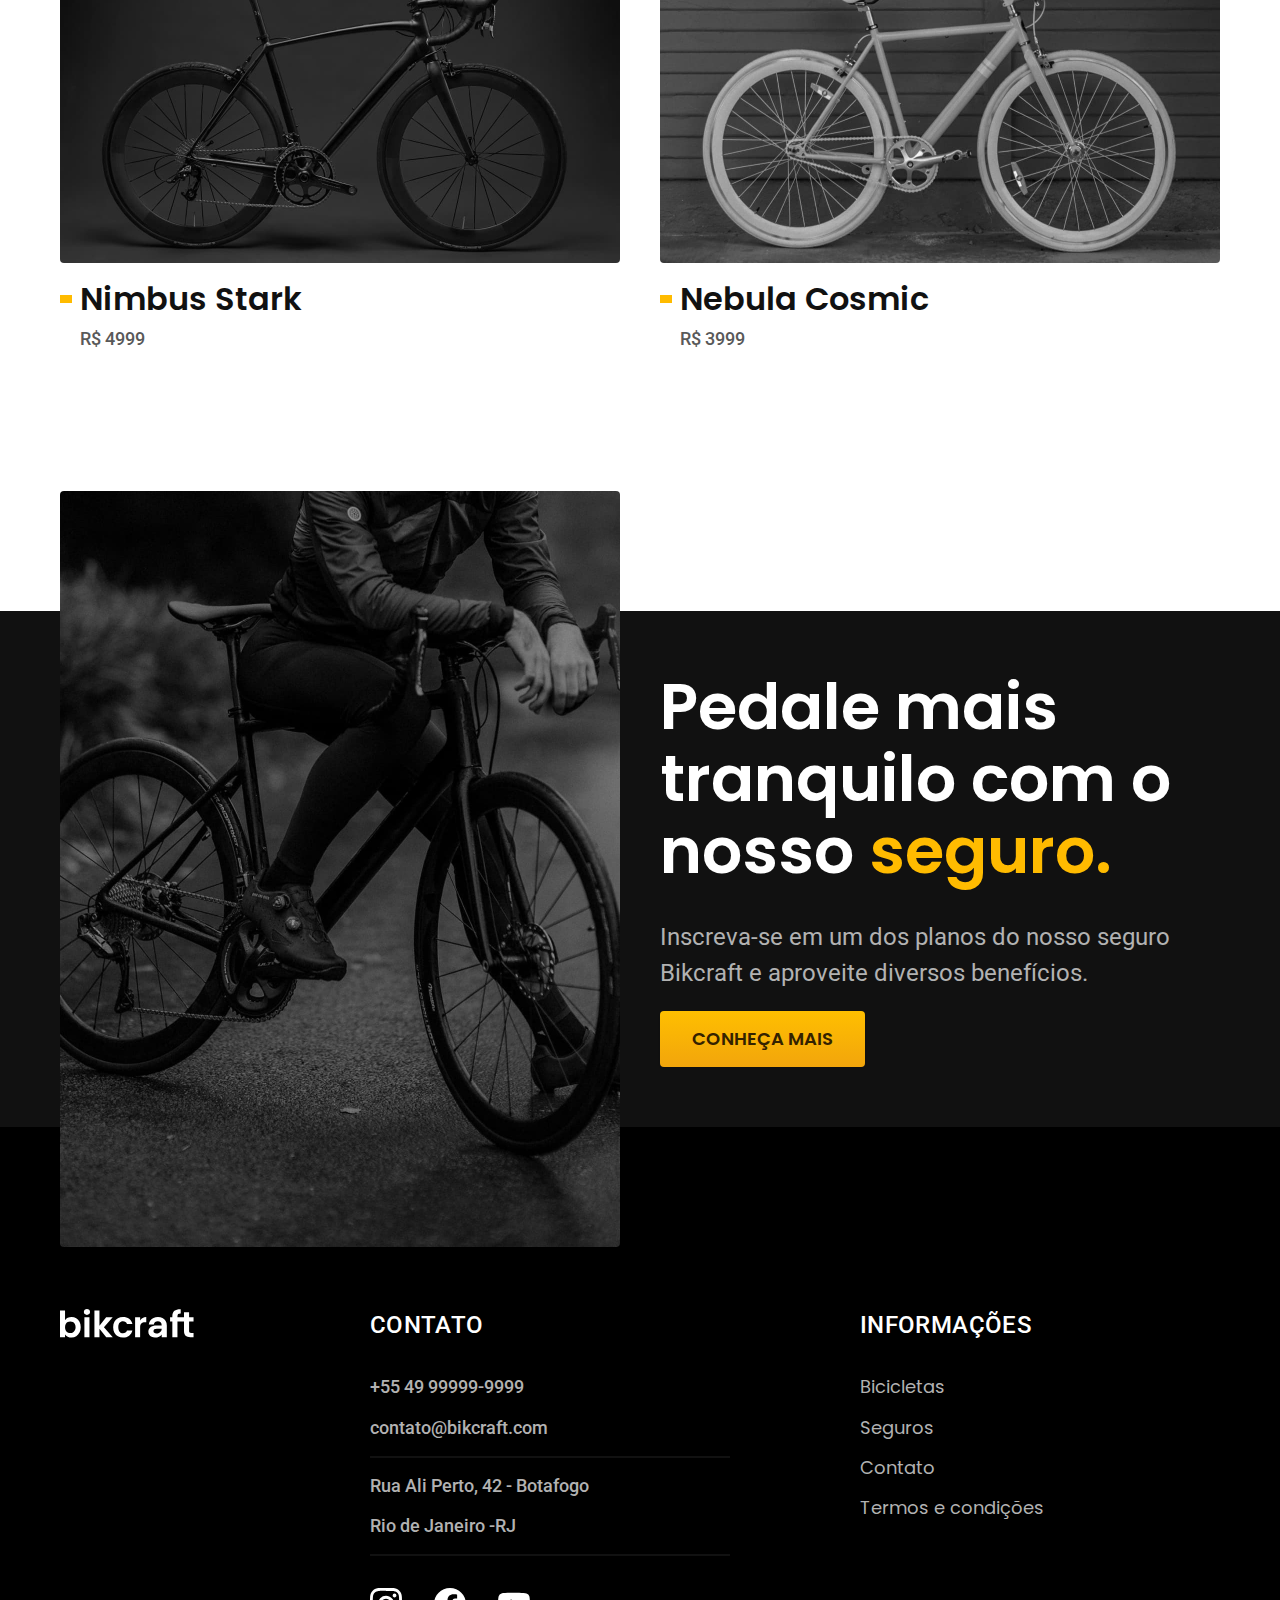
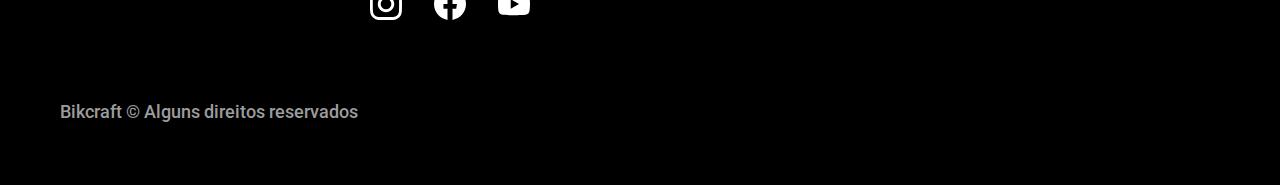
<file: bikcraft/bicicletas/magic.html>
<!DOCTYPE html>
<html lang="pt-br">
<head>
    <meta charset="UTF-8">
    <meta http-equiv="X-UA-Compatible" content="IE=edge">
    <meta name="viewport" content="width=device-width, initial-scale=1.0">
    <title>Magic | Bikcraft</title>
    <meta name="description" content="Magic">

    <link rel="stylesheet" href="../css/style.min.css">

    <link rel="preconnect" href="https://fonts.googleapis.com">
    <link rel="preconnect" href="https://fonts.gstatic.com" crossorigin>
    <link href="https://fonts.googleapis.com/css2?family=Merriweather:ital,wght@1,900&family=Poppins:wght@400;600&family=Roboto:wght@400;500&display=swap" rel="stylesheet">
<script>document.documentElement.classList.add('js')</script>
</head>
<body id="bicicleta">
    <header class="header-bg">
        <div class="header container">
            <a href="../">
                <img src="../img/bikcraft.svg" alt="Bikcraft">
            </a>
            <nav aria-label="primaria">
                <ul class="header-menu font-1-m cor-0">
                    <li><a href="../bicicletas.html">Bicicletas</a></li>
                    <li><a href="../seguros.html">Seguros</a></li>
                    <li><a href="../contato.html">Contato</a></li>
                </ul>
            </nav>
        </div>
    </header>

    <main class="titulo-bg">
        <div>
            <div class="titulo container">
                <p class="font-2-xl cor-5">R$ 2499</p>
                <h1 class="font-1-xxl cor-0">Magic Might<span class="cor-p1">.</span></h1>
            </div>
        </div>
        <div class="bicicleta container">
            <div class="bicicleta-imagens">
                <img src="../img/bicicleta/nimbus2.jpg" alt="">
                <img src="../img/bicicleta/nimbus1.jpg" alt="">
                <img src="../img/bicicleta/nimbus3.jpg" alt="">
            </div>
            <div class="bicicleta-conteudo">
                <p class="font-2-l cor-5">A Magic Might é a melhor Bikcraft já criada pela nossa equipe. Ela vem equipada com os melhores acessórios, o que garante maior velocidade.</p>
                <div class="bicicleta-comprar">
                    <a class="botao" href="../orcamento.html?tipo=bikcraft&produto=magic">Comprar Agora</a>
                    <span class="font-1-xs cor-6"><img src="../img/icones/entrega.svg" alt=""> entrega em 5 dias</span>
                    <span class="font-1-xs cor-6"><img src="../img/icones/estoque.svg" alt=""> 18 em estoque</span>
                </div>
                <h2 class="font-1-xs cor-0">Informações</h2>
                <ul class="bicicleta-informacoes">
                    <li>
                        <img src="../img/icones/eletrica.svg" alt="">
                        <h3 class="font-1-m cor-0">Motor Elétrico</h3>
                        <p class="font-2-xs cor-5">Permite você viajar distâncias inimaginaveis com a sua bike.
                        </p>
                    </li>
                    <li>
                        <img src="../img/icones/velocidade.svg" alt="">
                        <h3 class="font-1-m cor-0">50 km/h</h3>
                        <p class="font-2-xs cor-5">A mais rápida bicicleta elétrica disponível hoje no mercado.
                        </p>
                    </li>
                    <li>
                        <img src="../img/icones/rastreador.svg" alt="">
                        <h3 class="font-1-m cor-0">Rastreador</h3>
                        <p class="font-2-xs cor-5">Rastreador e sistema anti-furto para garantir o seu sossego.
                        </p>
                    </li>
                    <li>
                        <img src="../img/icones/carbono.svg" alt="">
                        <h3 class="font-1-m cor-0">Fibra de Carbono</h3>
                        <p class="font-2-xs cor-5">Maior proteção possível para a sua Bikcraft com fibra de carbono.
                        </p>
                    </li>
                </ul>
                <h2 class="font-1-xs cor-0">Ficha técnica</h2>
                <ul class="bicicleta-ficha font-2-s cor-4">
                    <li>Peso <span>9 kg</span></li>
                    <li>Altura <span>60 cm</span></li>
                    <li>Largura <span>120 cm</span></li>
                    <li>Profundidade <span>10 cm</span></li>
                    <li>Marchas <span>16</span></li>
                    <li>Roda <span>29</span></li>
                </ul>
            </div>
        </div>
        </main>
        <article class="bicicletas-lista container">
            <h2 class="font-1-xxl">escolha a sua<span class="cor-p1">.</span></h2>
            <ul>
                <li>
                    <a href="./nimbus.html">
                        <img src="../img/bicicletas/nimbus.jpg" alt="Bicicleta preta">
                        <h3 class="font-1-xl">Nimbus Stark</h3>
                        <span class="font-2-m cor-8">R$ 4999</span>
                    </a>
                </li>
                <li>
                    <a href="./nebula.html">
                        <img src="../img/bicicletas/nebula.jpg" alt="Bicicleta preta">
                        <h3 class="font-1-xl">Nebula Cosmic</h3>
                        <span class="font-2-m cor-8">R$ 3999</span>
                    </a>
                </li>
            </ul>
        </article>

        <article class="seguro-bg">
            <div class="seguro container">
                <div class="seguro-imagem">
                    <img src="../img/fotos/seguros.jpg" alt="Pessoa parada em cima de uma bicicleta.">
                </div>
                <div class="seguro-conteudo">
                    <h2 class="font-1-xxl cor-0">Pedale mais tranquilo com o nosso <span class="cor-p1">seguro.</span></h2>
                    <p class="font-2-l cor-5">Inscreva-se em um dos planos do nosso seguro Bikcraft e aproveite diversos benefícios.</p>
                    <a class="botao" href="../seguros.html">Conheça Mais</a>
                </div>
            </div>
        </article>

    <footer class="footer-bg">
        <div class="footer container">
            <img src="../img/bikcraft.svg" alt="Bikcraft">
            <div class="footer-contato">
                <h3 class="font-2-l-b cor-0">Contato</h3>
                <ul class="font-2-m cor-5">
                    <li><a href="tel:+554999999999">+55 49 99999-9999</a></li>
                    <li><a href="mailto:contato@bikcraft.com">contato@bikcraft.com</a></li>
                    <li>Rua Ali Perto, 42 - Botafogo</li>
                    <li>Rio de Janeiro -RJ</li>
                </ul>
                <div class="footer-redes">
                    <a href="../">
                        <img src="../img/redes/instagram.svg" alt="">
                    </a>
                    <a href="../">
                        <img src="../img/redes/facebook.svg" alt="">
                    </a>
                    <a href="../">
                        <img src="../img/redes/youtube.svg" alt="">
                    </a>
                </div>
            </div>
            <div class="footer-informacoes">
                <h3 class="font-2-l-b cor-0">Informações</h3>
                <nav>
                    <ul class="font-1-m cor-5">
                        <li><a href="../bicicletas.html">Bicicletas</a></li>
                        <li><a href="../seguros.html">Seguros</a></li>
                        <li><a href="../contato.html">Contato</a></li>
                        <li><a href="../termos.html">Termos e condições</a></li>
                    </ul>
                </nav>
            </div>
            <p class="footer-copy font-2-m cor-6">Bikcraft © Alguns direitos reservados</p>
        </div>
    </footer>
<script src="../js/script.js"></script></body>
</html>
</file>
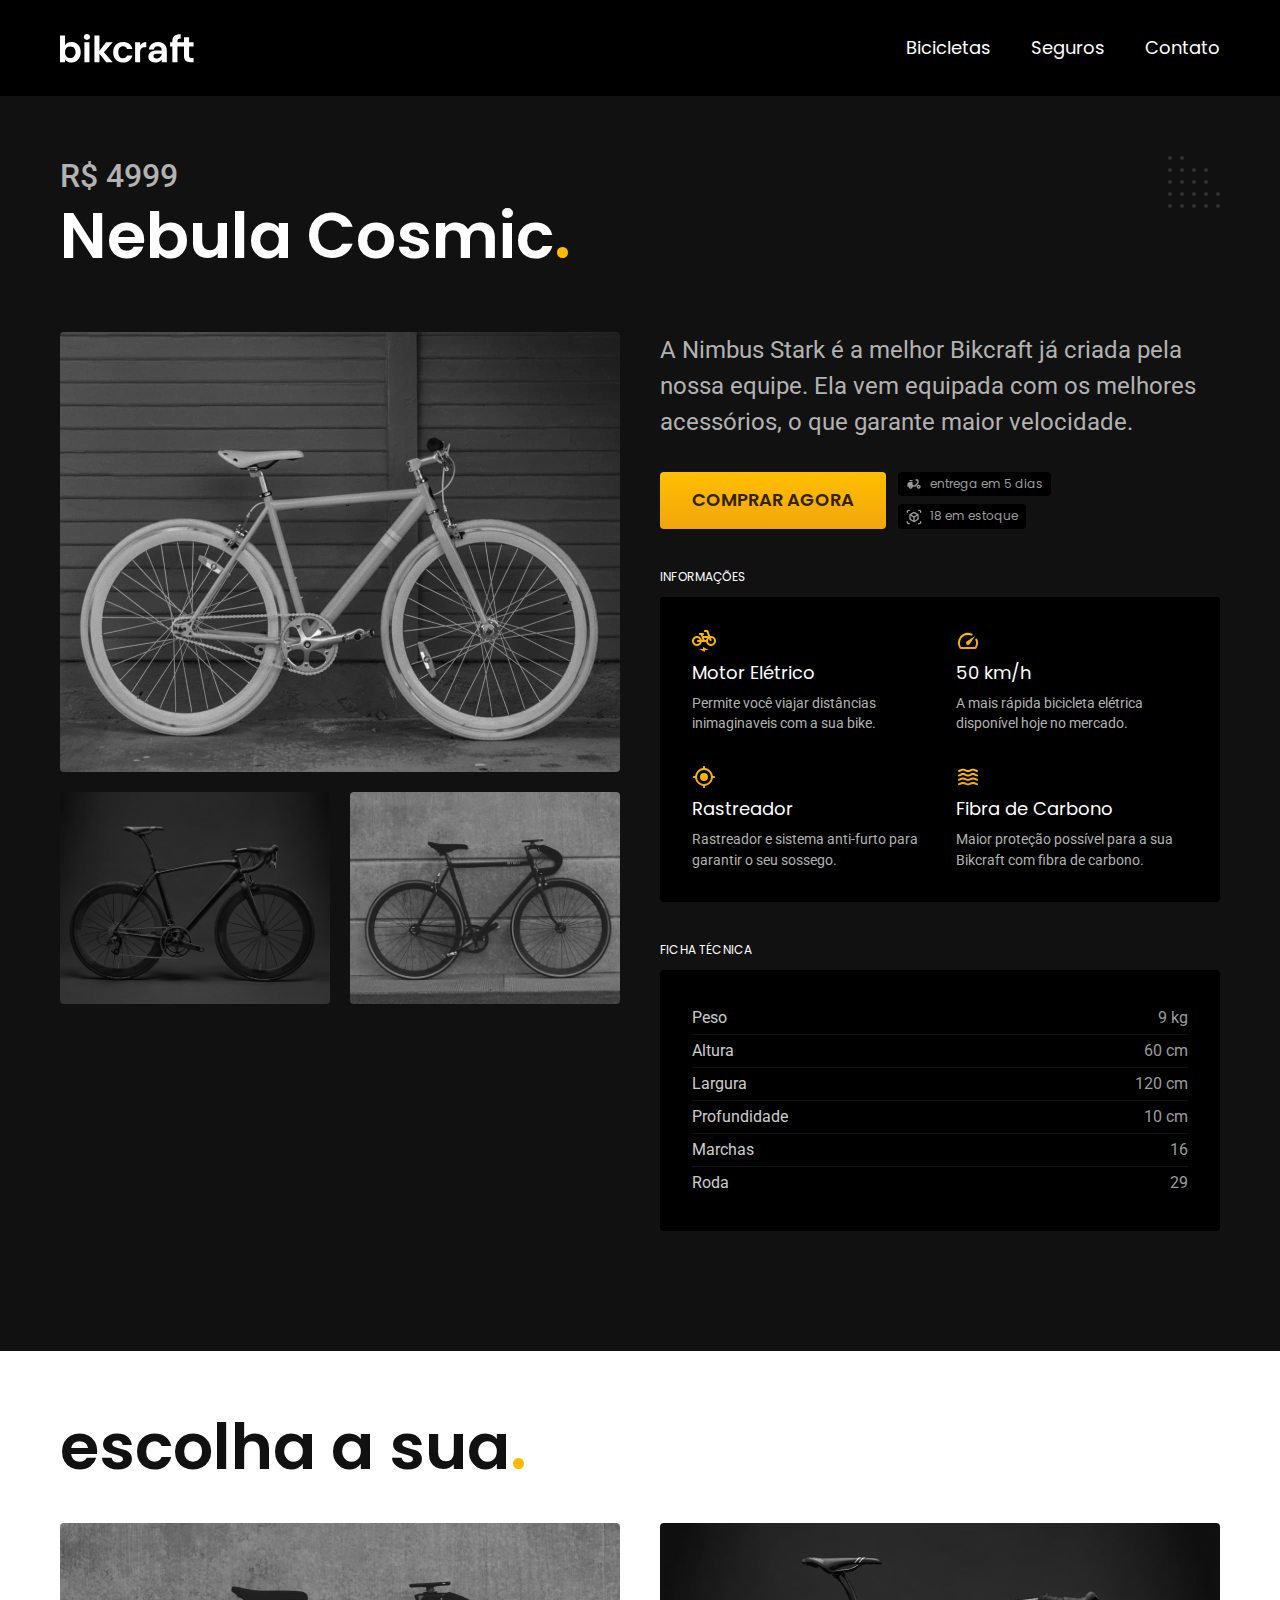
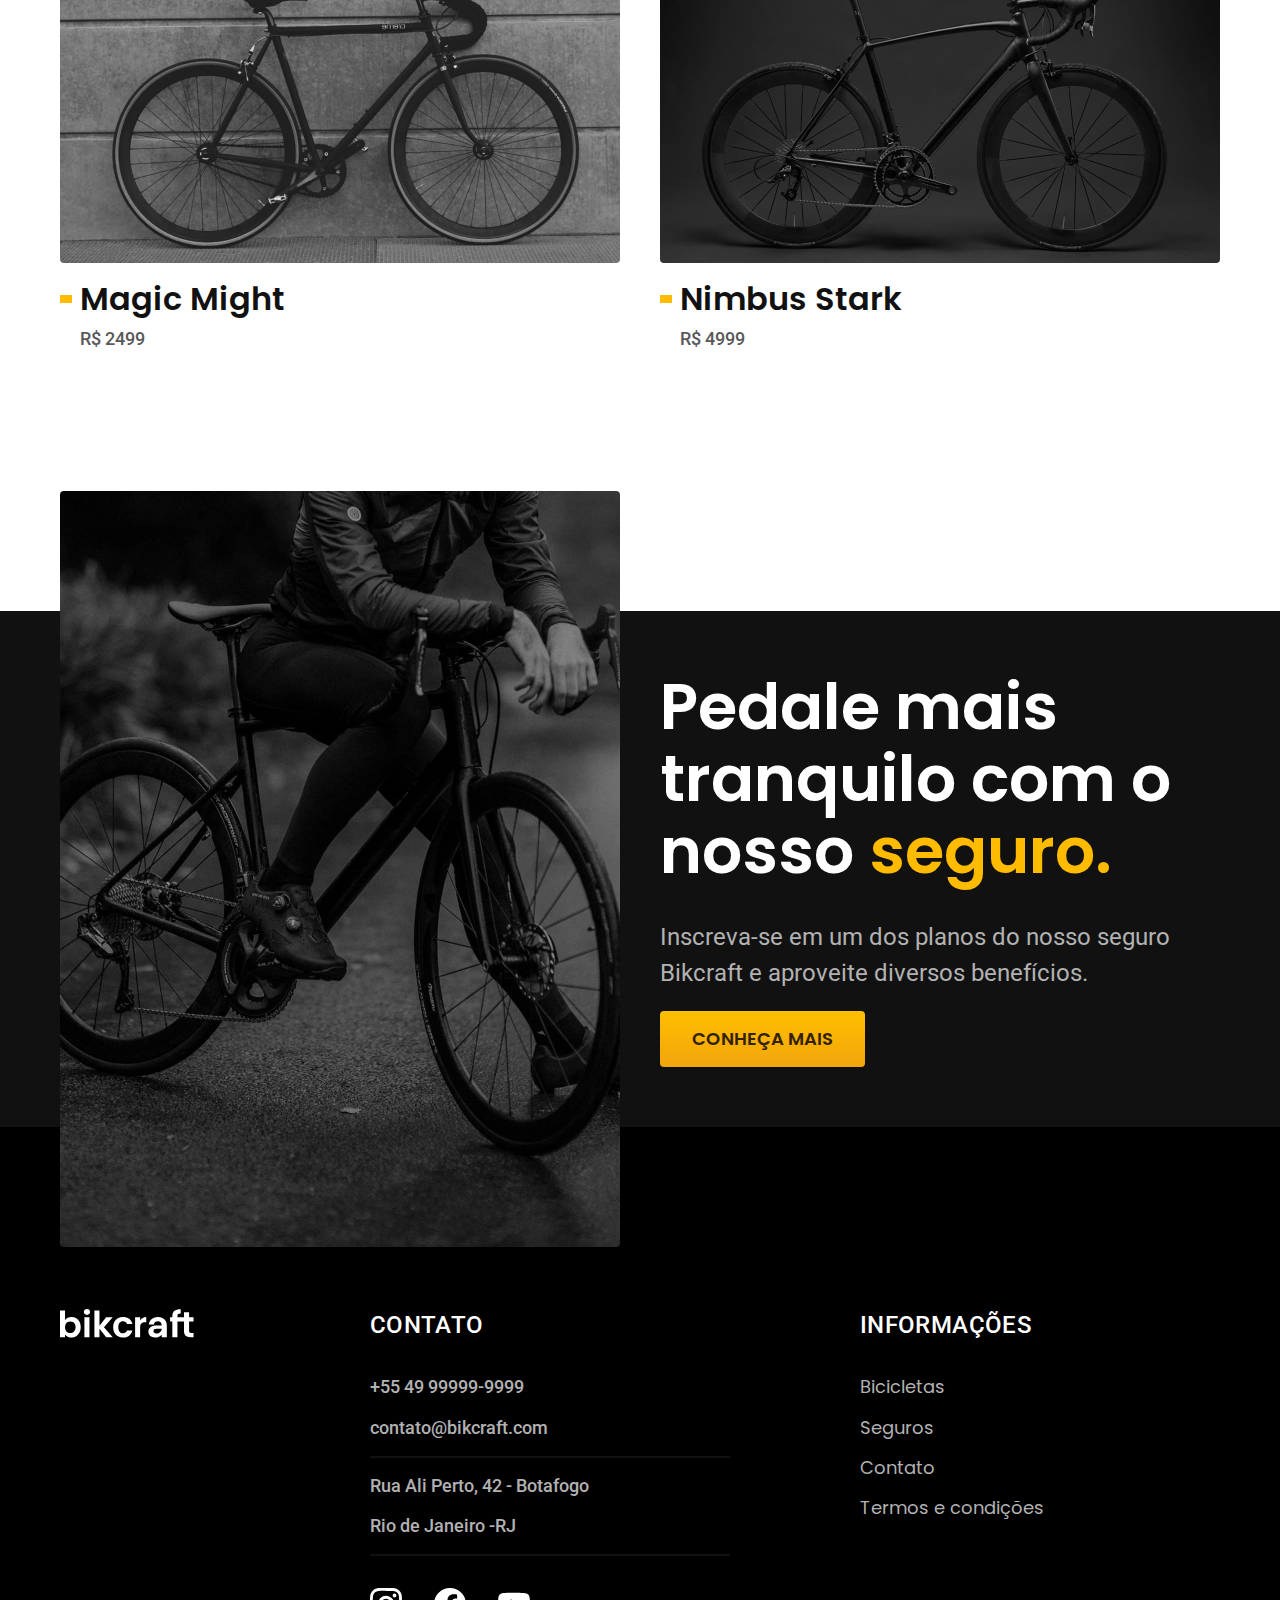
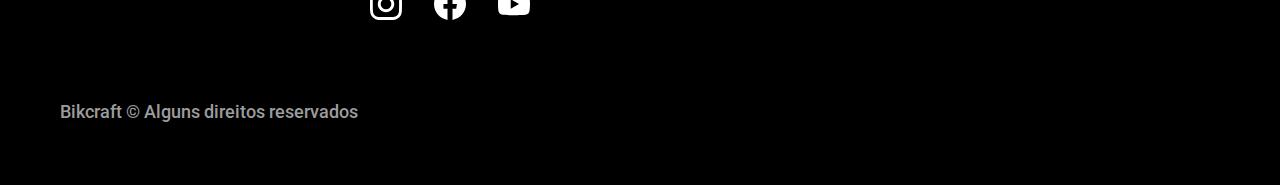
<file: bikcraft/bicicletas/nebula.html>
<!DOCTYPE html>
<html lang="pt-br">
<head>
    <meta charset="UTF-8">
    <meta http-equiv="X-UA-Compatible" content="IE=edge">
    <meta name="viewport" content="width=device-width, initial-scale=1.0">
    <title>Nebula | Bikcraft</title>
    <meta name="description" content="Nebula">

    <link rel="stylesheet" href="../css/style.min.css">

    <link rel="preconnect" href="https://fonts.googleapis.com">
    <link rel="preconnect" href="https://fonts.gstatic.com" crossorigin>
    <link href="https://fonts.googleapis.com/css2?family=Merriweather:ital,wght@1,900&family=Poppins:wght@400;600&family=Roboto:wght@400;500&display=swap" rel="stylesheet">

<script>document.documentElement.classList.add('js')</script>
</head>
<body id="bicicleta">
    <header class="header-bg">
        <div class="header container">
            <a href="../">
                <img src="../img/bikcraft.svg" alt="Bikcraft">
            </a>
            <nav aria-label="primaria">
                <ul class="header-menu font-1-m cor-0">
                    <li><a href="../bicicletas.html">Bicicletas</a></li>
                    <li><a href="../seguros.html">Seguros</a></li>
                    <li><a href="../contato.html">Contato</a></li>
                </ul>
            </nav>
        </div>
    </header>

    <main class="titulo-bg">
        <div>
            <div class="titulo container">
                <p class="font-2-xl cor-5">R$ 4999</p>
                <h1 class="font-1-xxl cor-0">Nebula Cosmic<span class="cor-p1">.</span></h1>
            </div>
        </div>
        <div class="bicicleta container">
            <div class="bicicleta-imagens">
                <img src="../img/bicicleta/nimbus3.jpg" alt="">
                <img src="../img/bicicleta/nimbus1.jpg" alt="">
                <img src="../img/bicicleta/nimbus2.jpg" alt="">
            </div>
            <div class="bicicleta-conteudo">
                <p class="font-2-l cor-5">A Nimbus Stark é a melhor Bikcraft já criada pela nossa equipe. Ela vem equipada com os melhores acessórios, o que garante maior velocidade.</p>
                <div class="bicicleta-comprar">
                    <a class="botao" href="../orcamento.html?tipo=bikcraft&produto=nebula">Comprar Agora</a>
                    <span class="font-1-xs cor-6"><img src="../img/icones/entrega.svg" alt=""> entrega em 5 dias</span>
                    <span class="font-1-xs cor-6"><img src="../img/icones/estoque.svg" alt=""> 18 em estoque</span>
                </div>
                <h2 class="font-1-xs cor-0">Informações</h2>
                <ul class="bicicleta-informacoes">
                    <li>
                        <img src="../img/icones/eletrica.svg" alt="">
                        <h3 class="font-1-m cor-0">Motor Elétrico</h3>
                        <p class="font-2-xs cor-5">Permite você viajar distâncias inimaginaveis com a sua bike.
                        </p>
                    </li>
                    <li>
                        <img src="../img/icones/velocidade.svg" alt="">
                        <h3 class="font-1-m cor-0">50 km/h</h3>
                        <p class="font-2-xs cor-5">A mais rápida bicicleta elétrica disponível hoje no mercado.
                        </p>
                    </li>
                    <li>
                        <img src="../img/icones/rastreador.svg" alt="">
                        <h3 class="font-1-m cor-0">Rastreador</h3>
                        <p class="font-2-xs cor-5">Rastreador e sistema anti-furto para garantir o seu sossego.
                        </p>
                    </li>
                    <li>
                        <img src="../img/icones/carbono.svg" alt="">
                        <h3 class="font-1-m cor-0">Fibra de Carbono</h3>
                        <p class="font-2-xs cor-5">Maior proteção possível para a sua Bikcraft com fibra de carbono.
                        </p>
                    </li>
                </ul>
                <h2 class="font-1-xs cor-0">Ficha técnica</h2>
                <ul class="bicicleta-ficha font-2-s cor-4">
                    <li>Peso <span>9 kg</span></li>
                    <li>Altura <span>60 cm</span></li>
                    <li>Largura <span>120 cm</span></li>
                    <li>Profundidade <span>10 cm</span></li>
                    <li>Marchas <span>16</span></li>
                    <li>Roda <span>29</span></li>
                </ul>
            </div>
        </div>
        </main>
        <article class="bicicletas-lista container">
            <h2 class="font-1-xxl">escolha a sua<span class="cor-p1">.</span></h2>
            <ul>
                <li>
                    <a href="./magic.html">
                        <img src="../img/bicicletas/magic.jpg" alt="Bicicleta preta">
                        <h3 class="font-1-xl">Magic Might</h3>
                        <span class="font-2-m cor-8">R$ 2499</span>
                    </a>
                </li>
                <li>
                    <a href="./nimbus.html">
                        <img src="../img/bicicletas/nimbus.jpg" alt="Bicicleta preta">
                        <h3 class="font-1-xl">Nimbus Stark</h3>
                        <span class="font-2-m cor-8">R$ 4999</span>
                    </a>
                </li>
            </ul>
        </article>

        <article class="seguro-bg">
            <div class="seguro container">
                <div class="seguro-imagem">
                    <img src="../img/fotos/seguros.jpg" alt="Pessoa parada em cima de uma bicicleta.">
                </div>
                <div class="seguro-conteudo">
                    <h2 class="font-1-xxl cor-0">Pedale mais tranquilo com o nosso <span class="cor-p1">seguro.</span></h2>
                    <p class="font-2-l cor-5">Inscreva-se em um dos planos do nosso seguro Bikcraft e aproveite diversos benefícios.</p>
                    <a class="botao" href="../seguros.html">Conheça Mais</a>
                </div>
            </div>
        </article>

    <footer class="footer-bg">
        <div class="footer container">
            <img src="../img/bikcraft.svg" alt="Bikcraft">
            <div class="footer-contato">
                <h3 class="font-2-l-b cor-0">Contato</h3>
                <ul class="font-2-m cor-5">
                    <li><a href="tel:+554999999999">+55 49 99999-9999</a></li>
                    <li><a href="mailto:contato@bikcraft.com">contato@bikcraft.com</a></li>
                    <li>Rua Ali Perto, 42 - Botafogo</li>
                    <li>Rio de Janeiro -RJ</li>
                </ul>
                <div class="footer-redes">
                    <a href="../">
                        <img src="../img/redes/instagram.svg" alt="">
                    </a>
                    <a href="../">
                        <img src="../img/redes/facebook.svg" alt="">
                    </a>
                    <a href="../">
                        <img src="../img/redes/youtube.svg" alt="">
                    </a>
                </div>
            </div>
            <div class="footer-informacoes">
                <h3 class="font-2-l-b cor-0">Informações</h3>
                <nav>
                    <ul class="font-1-m cor-5">
                        <li><a href="../bicicletas.html">Bicicletas</a></li>
                        <li><a href="../seguros.html">Seguros</a></li>
                        <li><a href="../contato.html">Contato</a></li>
                        <li><a href="../termos.html">Termos e condições</a></li>
                    </ul>
                </nav>
            </div>
            <p class="footer-copy font-2-m cor-6">Bikcraft © Alguns direitos reservados</p>
        </div>
    </footer>
<script src="../js/script.js"></script></body>
</html>
</file>
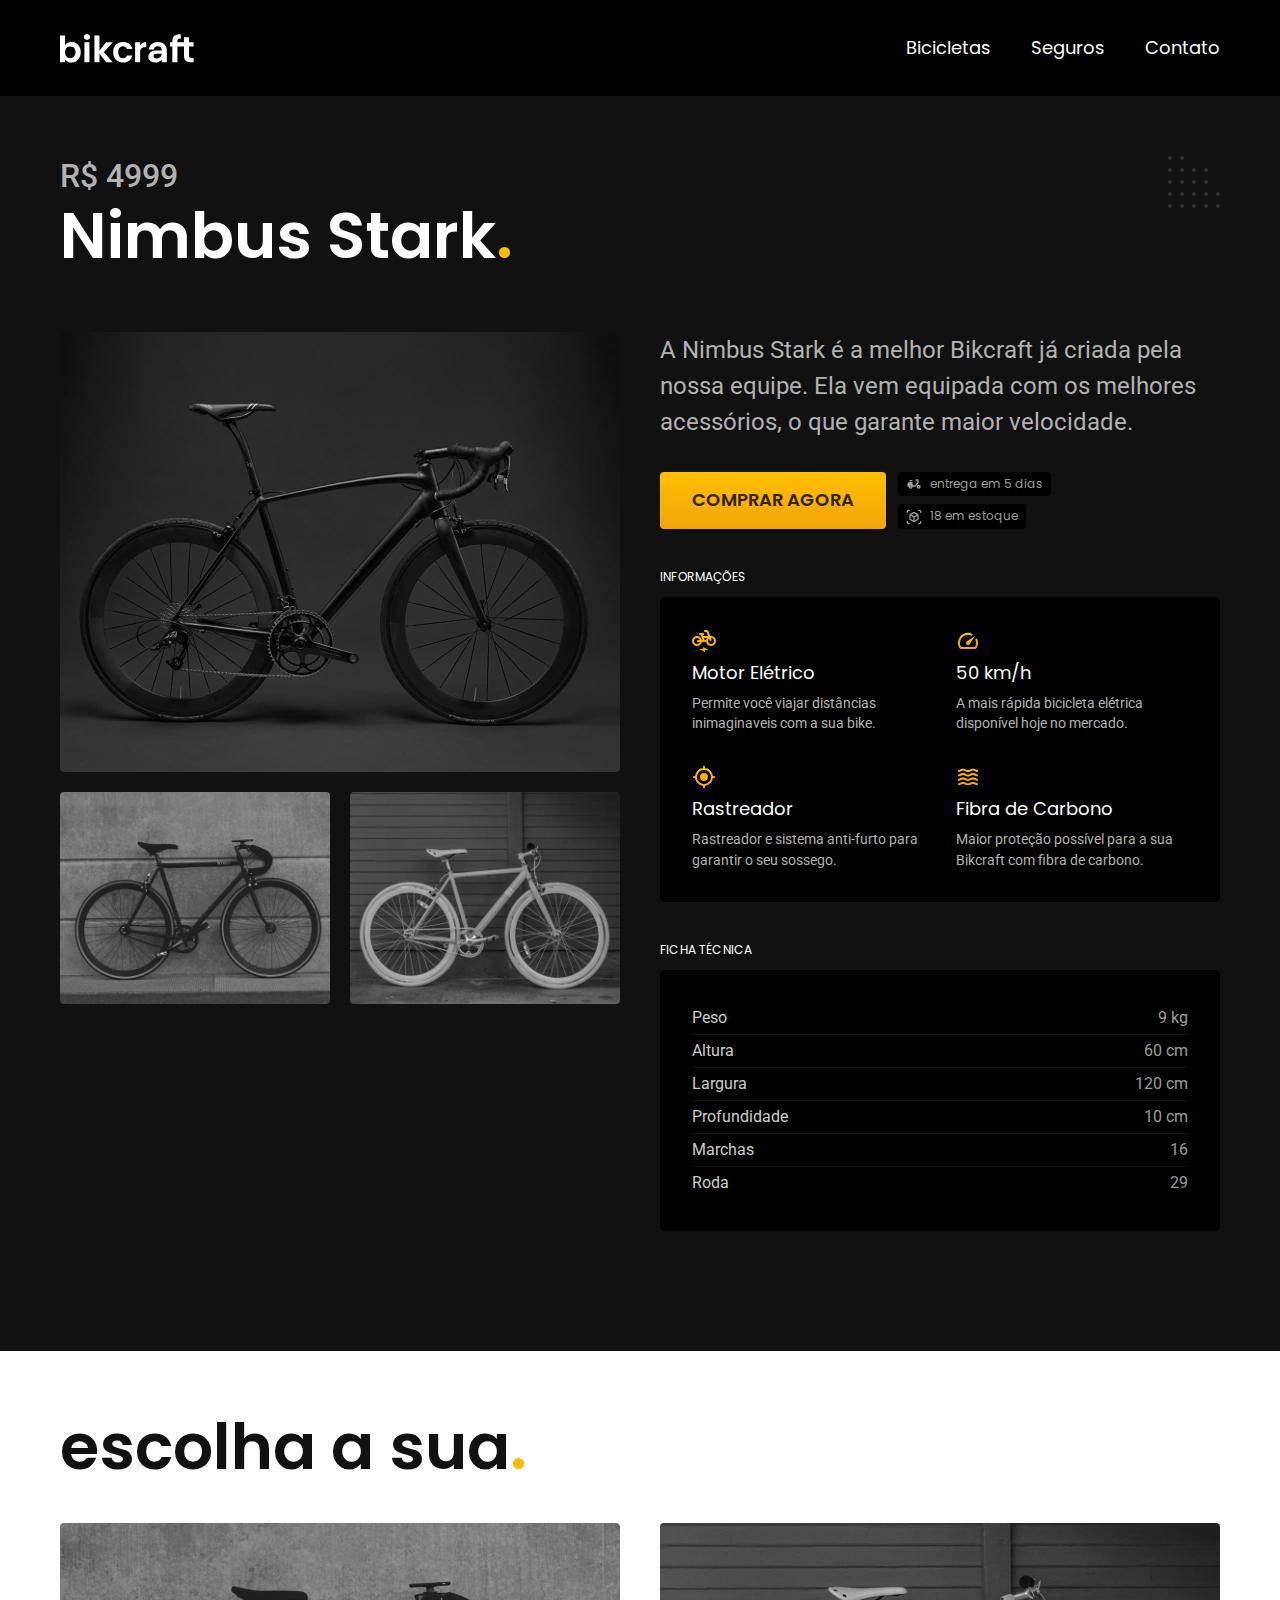
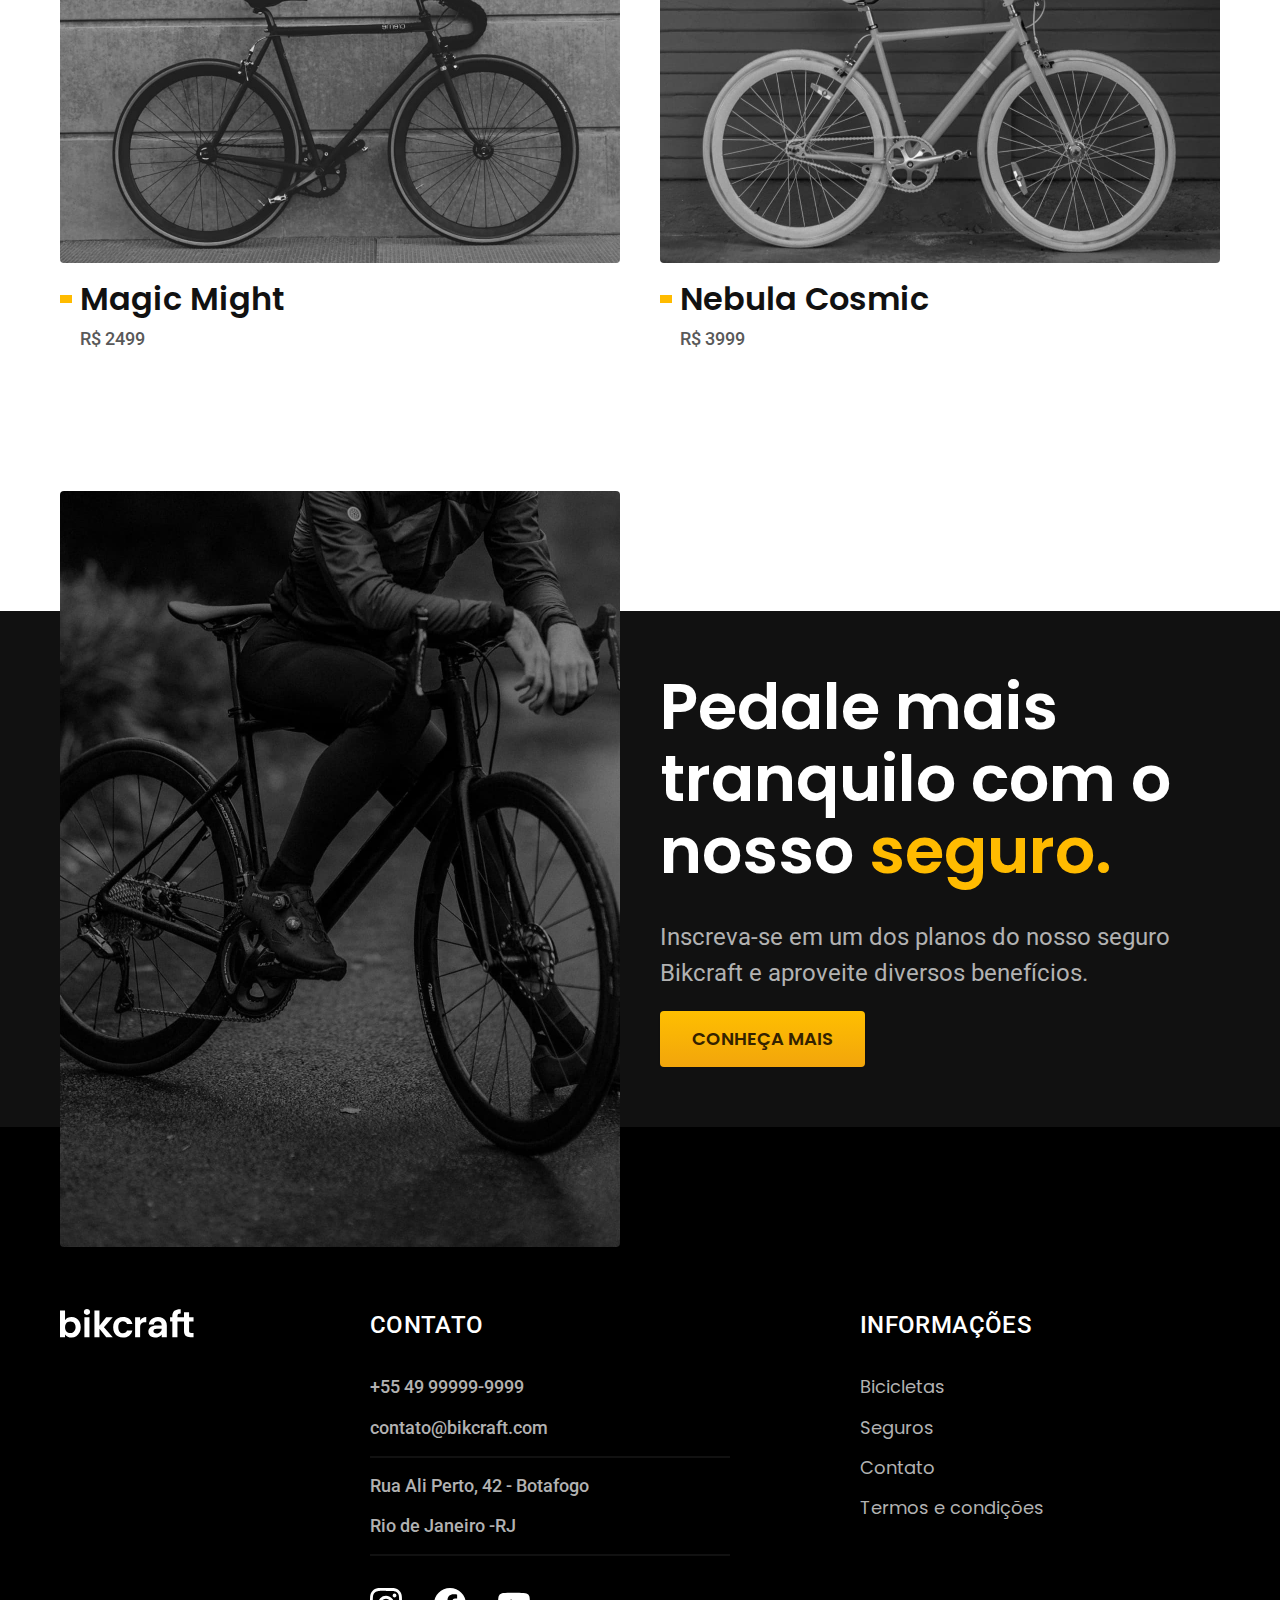
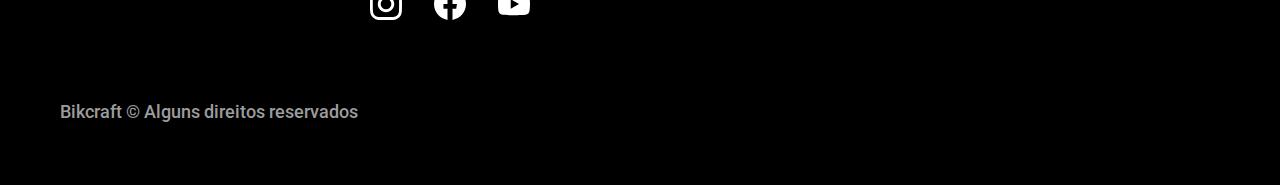
<file: bikcraft/bicicletas/nimbus.html>
<!DOCTYPE html>
<html lang="pt-br">
<head>
    <meta charset="UTF-8">
    <meta http-equiv="X-UA-Compatible" content="IE=edge">
    <meta name="viewport" content="width=device-width, initial-scale=1.0">
    <title>Nimbus | Bikcraft</title>
    <meta name="description" content="Nimbus">

    <link rel="stylesheet" href="../css/style.min.css">

    <link rel="preconnect" href="https://fonts.googleapis.com">
    <link rel="preconnect" href="https://fonts.gstatic.com" crossorigin>
    <link href="https://fonts.googleapis.com/css2?family=Merriweather:ital,wght@1,900&family=Poppins:wght@400;600&family=Roboto:wght@400;500&display=swap" rel="stylesheet">
<script>document.documentElement.classList.add('js')</script>
</head>
<body id="bicicleta">
    <header class="header-bg">
        <div class="header container">
            <a href="../">
                <img src="../img/bikcraft.svg" alt="Bikcraft">
            </a>
            <nav aria-label="primaria">
                <ul class="header-menu font-1-m cor-0">
                    <li><a href="../bicicletas.html">Bicicletas</a></li>
                    <li><a href="../seguros.html">Seguros</a></li>
                    <li><a href="../contato.html">Contato</a></li>
                </ul>
            </nav>
        </div>
    </header>

    <main class="titulo-bg">
        <div>
            <div class="titulo container">
                <p class="font-2-xl cor-5">R$ 4999</p>
                <h1 class="font-1-xxl cor-0">Nimbus Stark<span class="cor-p1">.</span></h1>
            </div>
        </div>
        <div class="bicicleta container">
            <div class="bicicleta-imagens">
                <img src="../img/bicicleta/nimbus1.jpg" alt="">
                <img src="../img/bicicleta/nimbus2.jpg" alt="">
                <img src="../img/bicicleta/nimbus3.jpg" alt="">
            </div>
            <div class="bicicleta-conteudo">
                <p class="font-2-l cor-5">A Nimbus Stark é a melhor Bikcraft já criada pela nossa equipe. Ela vem equipada com os melhores acessórios, o que garante maior velocidade.</p>
                <div class="bicicleta-comprar">
                    <a class="botao" href="../orcamento.html?tipo=bikcraft&produto=nimbus">Comprar Agora</a>
                    <span class="font-1-xs cor-6"><img src="../img/icones/entrega.svg" alt=""> entrega em 5 dias</span>
                    <span class="font-1-xs cor-6"><img src="../img/icones/estoque.svg" alt=""> 18 em estoque</span>
                </div>
                <h2 class="font-1-xs cor-0">Informações</h2>
                <ul class="bicicleta-informacoes">
                    <li>
                        <img src="../img/icones/eletrica.svg" alt="">
                        <h3 class="font-1-m cor-0">Motor Elétrico</h3>
                        <p class="font-2-xs cor-5">Permite você viajar distâncias inimaginaveis com a sua bike.
                        </p>
                    </li>
                    <li>
                        <img src="../img/icones/velocidade.svg" alt="">
                        <h3 class="font-1-m cor-0">50 km/h</h3>
                        <p class="font-2-xs cor-5">A mais rápida bicicleta elétrica disponível hoje no mercado.
                        </p>
                    </li>
                    <li>
                        <img src="../img/icones/rastreador.svg" alt="">
                        <h3 class="font-1-m cor-0">Rastreador</h3>
                        <p class="font-2-xs cor-5">Rastreador e sistema anti-furto para garantir o seu sossego.
                        </p>
                    </li>
                    <li>
                        <img src="../img/icones/carbono.svg" alt="">
                        <h3 class="font-1-m cor-0">Fibra de Carbono</h3>
                        <p class="font-2-xs cor-5">Maior proteção possível para a sua Bikcraft com fibra de carbono.
                        </p>
                    </li>
                </ul>
                <h2 class="font-1-xs cor-0">Ficha técnica</h2>
                <ul class="bicicleta-ficha font-2-s cor-4">
                    <li>Peso <span>9 kg</span></li>
                    <li>Altura <span>60 cm</span></li>
                    <li>Largura <span>120 cm</span></li>
                    <li>Profundidade <span>10 cm</span></li>
                    <li>Marchas <span>16</span></li>
                    <li>Roda <span>29</span></li>
                </ul>
            </div>
        </div>
        </main>
        <article class="bicicletas-lista container">
            <h2 class="font-1-xxl">escolha a sua<span class="cor-p1">.</span></h2>
            <ul>
                <li>
                    <a href="./magic.html">
                        <img src="../img/bicicletas/magic.jpg" alt="Bicicleta preta">
                        <h3 class="font-1-xl">Magic Might</h3>
                        <span class="font-2-m cor-8">R$ 2499</span>
                    </a>
                </li>
                <li>
                    <a href="./nebula.html">
                        <img src="../img/bicicletas/nebula.jpg" alt="Bicicleta preta">
                        <h3 class="font-1-xl">Nebula Cosmic</h3>
                        <span class="font-2-m cor-8">R$ 3999</span>
                    </a>
                </li>
            </ul>
        </article>

        <article class="seguro-bg">
            <div class="seguro container">
                <div class="seguro-imagem">
                    <img src="../img/fotos/seguros.jpg" alt="Pessoa parada em cima de uma bicicleta.">
                </div>
                <div class="seguro-conteudo">
                    <h2 class="font-1-xxl cor-0">Pedale mais tranquilo com o nosso <span class="cor-p1">seguro.</span></h2>
                    <p class="font-2-l cor-5">Inscreva-se em um dos planos do nosso seguro Bikcraft e aproveite diversos benefícios.</p>
                    <a class="botao" href="../seguros.html">Conheça Mais</a>
                </div>
            </div>
        </article>

    <footer class="footer-bg">
        <div class="footer container">
            <img src="../img/bikcraft.svg" alt="Bikcraft">
            <div class="footer-contato">
                <h3 class="font-2-l-b cor-0">Contato</h3>
                <ul class="font-2-m cor-5">
                    <li><a href="tel:+554999999999">+55 49 99999-9999</a></li>
                    <li><a href="mailto:contato@bikcraft.com">contato@bikcraft.com</a></li>
                    <li>Rua Ali Perto, 42 - Botafogo</li>
                    <li>Rio de Janeiro -RJ</li>
                </ul>
                <div class="footer-redes">
                    <a href="../">
                        <img src="../img/redes/instagram.svg" alt="">
                    </a>
                    <a href="../">
                        <img src="../img/redes/facebook.svg" alt="">
                    </a>
                    <a href="../">
                        <img src="../img/redes/youtube.svg" alt="">
                    </a>
                </div>
            </div>
            <div class="footer-informacoes">
                <h3 class="font-2-l-b cor-0">Informações</h3>
                <nav>
                    <ul class="font-1-m cor-5">
                        <li><a href="../bicicletas.html">Bicicletas</a></li>
                        <li><a href="../seguros.html">Seguros</a></li>
                        <li><a href="../contato.html">Contato</a></li>
                        <li><a href="../termos.html">Termos e condições</a></li>
                    </ul>
                </nav>
            </div>
            <p class="footer-copy font-2-m cor-6">Bikcraft © Alguns direitos reservados</p>
        </div>
    </footer>
<script src="../js/script.js"></script></body>
</html>
</file>
<file: bikcraft/css/style.css>
@import "./global/global.css";
@import "./utilidades/tipografia.css";
@import "./utilidades/cores.css";
@import "./utilidades/animacao.css";

@import "./global/header.css";
@import "./global/footer.css";

/* Utilidades */
@import "./utilidades/componentes.css";
@import "./utilidades/formulario.css";

/* Home */
@import "./home/introducao.css";
@import "./home/tecnologia.css";
@import "./home/parceiros.css";
@import "./home/depoimento.css";

/* Bicicletas */
@import "./bicicletas/bicicletas-lista.css";
@import "./bicicletas/bicicletas.css";

/* Bicicleta */
@import "./bicicleta/bicicleta.css";
@import "./bicicleta/seguro.css";

/* Seguros */
@import "./seguros/seguros.css";
@import "./seguros/vantagens.css";
@import "./seguros/perguntas.css";

/* Termos */
@import "./termos/termos.css";


/* Contato */
@import "./contato/contato.css";
@import "./contato/lojas.css";

/* Orçamento */
@import "./orcamento/orcamento.css";
</file>
<file: Projeto Portifolio/css/style.css>
@import './global.css';
@import './header.css';
@import './introducao.css';
@import './experiencia.css';
@import './habilidades.css';
@import './formacao.css';
@import './contato.css';
@import url('https://fonts.googleapis.com/css2?family=Lato:wght@100;300;400;700;900&display=swap');
</file>
<file: projeto-android/style/style.css>
@charset "UTF-8";

@font-face {
    font-family: 'Idroid';
    src: url("../fontes/idroid.otf") format('opentype');
    font-weight: normal;
    font-style: normal;
}
@import url('https://fonts.googleapis.com/css2?family=Bebas+Neue&display=swap');

:root{
    --cor0: #c5ebd6;
    --cor1: #83e1ad;
    --cor2: #3ddc84;
    --cor3: #2fa866;
    --cor4: #1a5c37;
    --cor5: #063d1e;

    --fonte-padrao: Arial, Verdana, Helvetica, sans-serif;
    --fonte-destaque: 'Bebas Neue', 'cursive';
    --fonte-android: 'Idroid', 'cursive';
}

* {
    margin: 0px;
    padding: 0px;
}



body{
    font-family: var(--fonte-padrao);
    background-color:var(--cor0);
    
    
}

a.externo::after{
    content: '\1F517'
}



header{
    font-family: var(--fonte-destaque);
    font-size: 1em;
    min-height: 150px;
    color: white;
    background-image: linear-gradient(var(--cor2), var(--cor5));
    padding-top: 40px;
}


h1#nome{ 
    font-family: var(--fonte-padrao);
    font-weight: normal;
    font-size: 3em;
    padding: 15px;
    text-align: center;
    margin-bottom: 20px;
    text-shadow: 2px 2px 0px rgba(0, 0, 0, 0.267);
}
h2#slogan{
    font-family: var(--fonte-padrao);
    font-size: 1.2em;
    margin: auto;
    text-align: center;
    max-width: 500px;
    padding-right: 10px;
    padding-left: 10px;
    padding-bottom: 20px;
    text-shadow: 2px 2px 0px rgba(0, 0, 0, 0.315);
}

nav{
    background-color: var(--cor5);
    padding: 10px;
    box-shadow: 0px 7px 7px rgba(0, 0, 0, 0.363);
    text-decoration: none;
    color: white;
}

nav > a{
    color: white;
    text-decoration: none;
    padding: 10px;
    border-radius: 5px;
    font-weight: bold;
    transition-duration: .2s;
}
nav > a:hover{
    background-color: var(--cor3);
    color: var(--cor5);
}

strong{
    color:#3CDB83;
}

main{
    max-width: 1000px;
    min-width: 300px;
    margin: auto;
    margin-bottom: 30px;
    background-color: white;
    padding: 15px;
    box-shadow: 0px 0px 10px rgba(0, 0, 0, 0.459);
    border-bottom-left-radius: 10px;
    border-bottom-right-radius: 10px;
}
h1#titulo{
    margin-top: 0px;
}
main h1{
    font-weight: normal;
    color: var(--cor5);
    font-size: 1.8em;
    font-family: var(--fonte-android);
}
main h2{
    font-family: var(--fonte-android);
    color: var(--cor4);
    font-size: 1.3em;
    font-weight: normal;
    background-image: linear-gradient(to right, var(--cor1), transparent);
    text-indent: 8px;
}

main p{
    margin: 15px 0px;
    text-align: justify;
    text-indent: 30px;
    font-size: 1.1em;
    line-height: 2em;
}
main strong{
    color: var(--cor4);
    font-weight: bold;
}
main a{
    text-decoration: none;
    font-weight: bold;
    color: var(--cor5);
    background-color: var(--cor1);
    padding: 2px 3px;
}
main a:hover{
    text-decoration: underline;
    color: var(--cor4);
}
main img{
    width: 100%;
    display: block;
    margin: auto;
}

main img.pequena{
    max-width: 350px;
    display: block;
    margin: auto;
}

div.video{
    background-color: var(--cor5);
    margin-bottom: 30px;
    margin: 0px -15px 30px -15px;
    padding: 20px;
    padding-bottom:59%;
    position: relative;
}

div.video > iframe{
    position: absolute;
    top: 5%;
    left: 5%;
    width: 90%;
    height: 90%;
}
aside{
    background-color: var(--cor1);
    padding: 10px;
    border-radius: 10px;
    box-shadow: 3px 3px 8px rgba(0, 0, 0, 0.288);
}

aside > h3{
    background-color: var(--cor4);
    color: white;
    padding: 10px;
    margin: -10px -10px 0px -10px;
    border-radius: 10px 10px 0px 0px;
}
aside > ul{
    list-style-type: '\2714\00A0\00A0';
    list-style-position: inside;
    columns: 2;
}

footer{
    color:rgb(228, 228, 228);
    text-align: center;
    font-size: 0.8em;
    background-color: var(--cor5);
    padding: 5px;
    margin-bottom: -8px;
}


footer > p > a{
    color:white;
    text-decoration: none;
    font-weight: bolder;
}

footer a:hover{
    text-decoration: underline;
    color: var(--cor1);
}
</file>
<file: site-loja-inicio/style/style.css>
@charset "UTF-8";

@import url('https://fonts.googleapis.com/css2?family=Bebas+Neue&display=swap');
@import url('https://fonts.googleapis.com/css2?family=Bebas+Neue&display=swap');

:root{
    --cor0: #E7C1F5;
    --cor1: #B54DDB;
    --cor2: #82379E;
    --cor3: #4C205C;
    --cor4: #51335C;

    --fonte-padrao: Arial, Verdana, Helvetica, sans-serif;
    --fonte-destaque: 'Bebas Neue', 'cursive';
    --fonte-destaque2: 'Bebas Neue', 'cursive';
}

* {

    margin: 0px;
    padding: 0px;
}

body{
    font-family: var(--fonte-padrao);
    background-color:var(--cor0);
}

header{
    display: flex;
    align-items: center;
    flex-wrap: wrap;
    justify-content: space-around;
    font-size: 1em;
    min-height: 130px;
    color: white;
    background-image: linear-gradient(var(--cor0), var(--cor1));
    padding: 20px;
    box-shadow: 0px 7px 7px rgba(0, 0, 0, 0.363);
}

div#nome h1{
    font-family: var(--fonte-destaque);
    font-weight: normal;
    font-size: 4em;
    padding: 15px, 15px, 0px, 15px;
    text-align: center;
    text-shadow: 2px 2px 0px rgba(0, 0, 0, 0.267);
}

div#nome h2{
    font-family: var(--fonte-padrao);
    font-size: 1em;
    margin: auto;
    text-align: center;
    max-width: 500px;
    padding-right: 10px;
    padding-left: 10px;
    padding-bottom: 20px;
    text-shadow: 2px 2px 0px rgba(0, 0, 0, 0.315);
}

div#menu{
    
    padding: 5px;
    
}

nav{
    display: flex;
    flex-wrap: wrap;
    justify-content: center;
    text-decoration: none;
    color: white;
}

nav > a{
    color: white;
    text-decoration: none;
    padding: 10px;
    margin-left: 5px;
    border-radius: 5px;
    font-weight: bold;
    transition-duration: .2s;
}
div.icones-menu{
    width: 24px;
    height: 24px;
    vertical-align: middle;
    margin-right: 7px;
    display: inline-block;
    
}
nav > a:hover{
    background-color: var(--cor0);
    color: black;
}
main{
    max-width: 80%;
    min-width: 300px;
    margin: auto;
    margin-bottom: 30px;
    background-color: white;
    padding: 15px;
    box-shadow: 0px 0px 10px rgba(0, 0, 0, 0.459);
    border-bottom-left-radius: 10px;
    border-bottom-right-radius: 10px;
}
div.heading{
    margin: 20px 0px 5px 50px;
}
div.heading h1{

    font-family: var(--fonte-destaque);
    font-weight: normal;
    font-size: 2.5em;
    color:rgba(0, 0, 0, 0.623);
}


div#collection{
    display: flex;
    flex-wrap: wrap;
    justify-content: space-around;
    padding: 10px;
}


div.collection-item{
    font-family: var(--fonte-destaque);
    width: 296px;
    display: inline-block;
    padding: 10px;
    border-color: rgba(0, 0, 0, 0.164);
    border-style: solid;
    border-width: 0.1em;
    border-radius: 10px;
    box-shadow: 0px 0px 10px rgba(0, 0, 0, 0.158);
    
}
div.collection-item img{
    margin-left: 18px;
}

h2.collection-item-name{
    font-family: var(--fonte-destaque);
    width: 260px;
    height: 32px;
    margin-left: 18px;
    text-align: center;
    font-size: 2em;
    font-weight: normal;
    color: rgba(0, 0, 0, 0.63);
}

div.collection-price-content{
    width: 260px;
    text-align: center;
    margin-top: 10px;
    padding-bottom: 20px;
    font-size: 1.3em;
    margin-left: 18px;
    color: rgba(0, 0, 0, 0.63);
}
div.collection-price-content strong{
    color:var(--cor2);
}
div.collection-price-content small{
    
    color:var(--cor2);
    display:block;
}
div.collection-item button{
    width: 100%;
    height: 40px;
    color: white;
    margin-top: 3px;
    border-radius: 5px;
    border-color: var(--cor1);
    background-color: var(--cor1);
    font-size: 1em ;
    font-weight: bold;
}
div.collection-item button:hover{
    border-color: var(--cor2);
    background-color: var(--cor2);
}
</file>
<file: bikcraft/css/style.min.css>
body{margin:0;font-family:Arial,Helvetica,sans-serif;color:#111}blockquote,dd,h1,h2,h3,h4,p,ul{margin:0}ul{padding:0;list-style:none}a{text-decoration:none;color:inherit}img{max-width:100%;height:auto;display:block}img[src$=".jpg"]{border-radius:4px}.font-1-xs{font:400 0.75rem/1.35 Poppins,sans-serif}.font-2-xs{font:400 0.875rem/1.43 Roboto,sans-serif}.font-1-s{font:400 1rem/1.5 Poppins,sans-serif}.font-2-s{font:400 1rem/1.5 Roboto,sans-serif}.font-1-m,.font-1-m-b{font:400 1.125rem/1.35 Poppins,sans-serif}.font-1-m-b{font-weight:600}.font-2-m{font:500 1.125rem/1.35 Roboto,sans-serif}.font-1-l{font:400 1.5rem/1.5 Poppins,sans-serif}.font-2-l,.font-2-l-b{font:400 1.5rem/1.5 Roboto,sans-serif}.font-2-l-b{font-weight:500;letter-spacing:.015em;text-transform:uppercase}.font-1-xl{font:600 2rem/1.25 Poppins,sans-serif}.font-2-xl{font:500 2rem/1.25 Roboto,sans-serif}.font-1-xxl{font:600 4rem/1.125 Poppins,sans-serif}@media (max-width:1200px){.font-1-xxl{font-size:3rem}.font-2-l,.font-2-l-b{font-size:1.125rem}}@media (max-width:800px){.font-1-xxl{font-size:2rem}.font-1-xl,.font-2-xl{font-size:1.5rem}}:root{--cor-0:#ffffff;--cor-1:#f7f7f7;--cor-2:#ededed;--cor-3:#dedede;--cor-4:#cccccc;--cor-5:#b2b2b2;--cor-6:#9c9c9c;--cor-7:#717171;--cor-8:#595959;--cor-9:#404040;--cor-10:#2e2e2e;--cor-11:#111111;--cor-12:#000000;--cor-p1:#ffbb00;--cor-p2:#e4a30b;--cor-p3:#a66f00;--cor-p4:#664400;--cor-p5:#332200}.cor-0{color:var(--cor-0)}.cor-1{color:var(--cor-1)}.cor-2{color:var(--cor-2)}.cor-3{color:var(--cor-3)}.cor-4{color:var(--cor-4)}.cor-5{color:var(--cor-5)}.cor-6{color:var(--cor-6)}.cor-7{color:var(--cor-7)}.cor-8{color:var(--cor-8)}.cor-9{color:var(--cor-9)}.cor-10{color:var(--cor-10)}.cor-11{color:var(--cor-11)}.cor-12{color:var(--cor-12)}.cor-p1{color:var(--cor-p1)}.cor-p2{color:var(--cor-p2)}.cor-p3{color:var(--cor-p3)}.cor-p4{color:var(--cor-p4)}.cor-p5{color:var(--cor-p5)}.js .fadeInDown{transform:translate3d(0,-20px,0)}.js .fadeInUp{transform:translate3d(0,20px,0)}.js .fadeInRight{transform:translate3d(20px,0,0)}.js .fadeInLeft{transform:translate3d(-20px,0,0)}.js [data-anime]{opacity:0}.js .anime{opacity:1;transform:none;transition:transform .8s,opacity .8s}.header-bg{background-color:var(--cor-12)}.header{display:flex;flex-wrap:wrap;gap:20px;justify-content:space-between;align-items:center;padding-top:20px;padding-bottom:20px}.header-menu{display:flex;flex-wrap:wrap;gap:40px}.header-menu a{display:inline-block;padding:16px 0;position:relative}.header-menu a:after{content:"";display:block;height:2px;width:0;background:var(--cor-0);margin-top:4px;transition:.3s;position:absolute}.header-menu a.ativo::after,.header-menu a:hover::after{width:100%}@media (max-width:800px){.header-menu{gap:20px}.header-menu a{background:var(--cor-11);padding:12px 16px;border-radius:4px}.header-menu a:hover{background-color:var(--cor-10)}.header a:after{display:none}}@media (max-width:600px){.header-menu{gap:12px}.header-menu a{padding:8px 12px;font-size:14px}}.footer-bg{background-color:var(--cor-12)}.footer{display:grid;grid-template-columns:3fr 5fr 4fr;gap:40px;padding-top:60px;padding-bottom:60px}.footer h3{margin-bottom:32px}.footer-contato ul{margin-bottom:32px}.footer-contato li:nth-child(even):after{content:"";display:block;max-width:360px;height:2px;background:var(--cor-11);margin-top:16px}.footer li{margin-bottom:16px}.footer-redes{display:flex;gap:32px}.footer a:hover{color:var(--cor-0)}.footer-copy{grid-column:1/-1;margin-top:40px}@media (max-width:800px){.footer>img{display:none}.footer{grid-template-columns:1fr 1fr}}@media (max-width:600px){.footer{grid-template-columns:1fr;gap:60px}.footer-copy{margin-top:0}}.container{box-sizing:border-box;max-width:1200px;padding-left:20px;padding-right:20px;margin-left:auto;margin-right:auto}.botao{display:inline-block;padding:16px 32px;background:linear-gradient(#ffbf00,#f2a50c);border-radius:4px;box-shadow:0 1px 2px rgba(0,0,0,.1);text-transform:uppercase;color:var(--cor-p5);font:600 1.125rem/1.35 Poppins,sans-serif;max-width:max-content;border:none;cursor:pointer}.botao:hover{background:linear-gradient(#ffb60d,#e59317)}.botao.secundario{background:var(--cor-10);color:var(--cor-2)}.botao.secundario:hover{background:var(--cor-9)}.botao.seta{display:flex;align-items:center}.botao.seta::after{content:"";display:inline-block;width:18px;height:10px;margin-left:12px;background:url("../img/icones/seta.svg");transition:transform .2s}.botao.seta:hover::after{transform:translateX(4px)}@media (max-width:600px){.botao{padding:12px 16px;font-size:1rem}}.link{display:inline-block;color:var(--cor-p1);font:500 1.5rem/1.5 Poppins,sans-serif;text-transform:uppercase}.link::after{content:"";display:block;width:100%;height:4px;background-color:currentColor}.link:hover{color:var(--cor-0)}.titulo-bg{padding-top:60px;padding-bottom:60px;background-color:var(--cor-11)}.titulo{background:url("../img/dec/top-right.svg") no-repeat top right 20px}.titulo p{margin-bottom:4px}@media (max-width:800px){.titulo-bg{padding-top:40px;padding-bottom:40px}.titulo p{font-size:1rem;text-transform:lowercase;font-weight:400}}.form{display:grid;grid-template-columns:1fr 1fr;gap:20px}.form label{display:block;font:400 1rem/1.5 Poppins,sans-serif;margin-bottom:4px}.form .col-2{grid-column:span 2}.form input[type=email],.form input[type=text],.form textarea{font:400 1rem/1.5 Roboto,sans-serif;background:var(--cor-1);border:1px solid var(--cor-2);padding:12px;border-radius:4px;width:100%;box-sizing:border-box}.form input[type=email]:focus,.form input[type=text]:focus,.form textarea:focus{outline:0;border-color:var(--cor-p1);background:var(--cor-0);box-shadow:0 0 0 2px #fea}@media (max-width:600px){.form{grid-template-columns:1fr}.form .col-2{grid-column:1}}.introducao-bg{background:var(--cor-12) url("../img/dec/bottom-left.svg") no-repeat bottom 160px left 20px;box-shadow:inset 0 -120px var(--cor-0)}.introducao{display:grid;grid-template-columns:1fr 1fr;gap:0 40px}.introducao-conteudo{align-self:end;padding-bottom:200px}.introducao img{width:100%;height:100%;object-fit:cover;border-radius:4px}.introducao h1{margin-bottom:32px}.introducao p{margin-bottom:20px}@media (max-width:800px){.introducao-bg{background:var(--cor-11);padding-top:40px;box-shadow:inset 0 -60px #fff}.introducao{grid-template-columns:1fr;gap:32px}.introducao-conteudo{padding-bottom:0}.introducao h1{margin-bottom:16px}.introducao img{height:300px;width:100%}}.tecnologia-bg{background-color:var(--cor-11);box-shadow:inset 0 80px var(--cor-0),inset 0 -80px var(--cor-0)}.tecnologia{display:grid;grid-template-columns:1fr 1fr;gap:40px}.tecnologia-imagem img{width:100%;height:100%;object-fit:cover;object-position:left}.tecnologia-conteudo{padding-top:160px;padding-bottom:160px}.tecnologia-conteudo>span{display:block;margin-bottom:20px}.tecnologia-conteudo h2{margin-bottom:32px}.tecnologia-conteudo>p{margin-bottom:20px}.tecnologia a{margin-bottom:80px}.tecnologia-vantagens{display:flex;gap:40px}.tecnologia-vantagens h3{margin-bottom:8px;width:max-content}.tecnologia-vantagens img{width:24px;margin-bottom:8px}@media (max-width:800px){.tecnologia-bg{box-shadow:initial}.tecnologia{grid-template-columns:1fr}.tecnologia-conteudo{padding-top:60px;padding-bottom:60px}.tecnologia-imagem{display:none}.tecnologia a{margin-bottom:60px}}@media (max-width:600px){.tecnologia-vantagens{flex-direction:column}}.parceiros{padding-top:60px;padding-bottom:120px}.parceiros h2{margin-bottom:60px}.parceiros ul{padding:0 20px;max-width:1400px;display:grid;grid-template-columns:repeat(4,1fr);margin:0 auto}.parceiros li{display:flex;padding:32px;border-left:2px solid var(--cor-2)}.parceiros img{margin:auto}.parceiros li:first-child,.parceiros li:nth-child(5){border-left:none}.parceiros li:nth-child(n+5){border-top:2px solid var(--cor-2)}@media (max-width:800px){.parceiros{padding-bottom:60px}.parceiros h2{margin-bottom:20px}.parceiros ul{grid-template-columns:repeat(2,1fr)}.parceiros li:nth-child(n+3){border-top:2px solid var(--cor-2)}.parceiros li:nth-child(odd){border-left:none}}.depoimento{display:grid;grid-template-columns:1fr 1fr;background-color:var(--cor-p1);overflow:hidden}.depoimento img{width:100%;height:100%;object-fit:cover;border-radius:0}.depoimento-conteudo{padding:40px 40px 80px 80px;align-self:end;background:url("../img/dec/bottom-right-p.svg") no-repeat bottom 40px right 40px}.depoimento-conteudo p{max-width:32ch;font-family:Merriweather,serif;font-style:italic;font-weight:900;margin-bottom:32px;position:relative}.depoimento p::after,.depoimento p::before{font-size:5rem;color:var(--cor-p2);position:absolute}.depoimento p::before{content:"“";left:-50px;top:-20px}.depoimento p::after{content:"”"}@media (min-width:1200px){.depoimento img{max-height:520px}}@media (max-width:800px){.depoimento{grid-template-columns:1fr;text-align:center}.depoimento img{max-height:200px}.depoimento-conteudo{padding:40px 20px;margin:auto}}.bicicletas-lista{padding-top:60px;padding-bottom:120px}.bicicletas-lista h2{margin-bottom:40px}.bicicletas-lista ul{display:flex;gap:40px;padding:0 20px 20px 20px;max-width:1400px;margin-left:auto;margin-right:auto;overflow-x:auto}#bicicleta .bicicletas-lista ul{padding:0 0 20px 0}.bicicletas-lista li{flex:1;min-width:280px}.bicicletas-lista a{display:block}.bicicletas-lista img{margin-bottom:16px}.bicicletas-lista h3{margin-bottom:8px;display:flex;align-items:center}.bicicletas-lista h3::before{content:"";display:inline-block;height:8px;width:12px;margin-right:8px;background-color:var(--cor-p1);transition:width .2s}.bicicletas-lista a:hover h3::before{width:24px}.bicicletas-lista li span{padding-left:20px}@media (max-width:800px){.bicicletas-lista{padding-bottom:60px}.bicicletas-lista ul{gap:20px}}.bicicletas-bg{background:linear-gradient(to right,var(--cor-0) 30%,var(--cor-11) 0)}.bicicletas{display:grid;grid-template-columns:1fr 1fr;gap:40px;padding-top:60px;padding-bottom:60px;background:url("../img/dec/top-right.svg") no-repeat top 40px right 20px}.bicicletas-imagem{display:grid}.bicicletas-imagem img{grid-area:1/1}.bicicletas-imagem span{grid-area:1/1;place-self:start end;margin-top:20px;background:var(--cor-12);display:inline-block;padding:8px 16px 8px 8px;border-radius:4px 0 0 4px}.bicicletas-conteudo{display:grid;grid-template-columns:1fr auto;align-content:start}.bicicletas h2,.bicicletas p{grid-column:1/-1}.bicicletas h2{margin-bottom:20px}.bicicletas h2::before{content:"";display:block;width:12px;height:8px;background-color:var(--cor-p1);margin-bottom:8px}.bicicletas p{margin-bottom:32px}.bicicletas a{place-self:end}.bicicletas li{display:flex;align-items:center}.bicicletas ul{display:grid;gap:16px}.bicicletas-conteudo img{width:24px;margin-right:8px}@media (max-width:800px){.bicicletas-bg{background:var(--cor-11)}.bicicletas{grid-template-columns:1fr;gap:20px;padding-top:40px;padding-bottom:40px}}@media (max-width:600px){.bicicletas-conteudo{grid-template-columns:1fr}.bicicletas ul{font-size:1rem;grid-template-columns:1fr 1fr;margin-bottom:32px}.bicicletas a{place-self:start}}.bicicleta{display:grid;grid-template-columns:1fr 1fr;align-items:start;gap:40px;padding-top:60px;padding-bottom:60px}#bicicleta .titulo p{text-transform:uppercase}.bicicleta-imagens{display:flex;flex-wrap:wrap;gap:20px}.bicicleta-imagens img{flex:1;min-width:200px}.bicicleta-imagens img:first-child{min-width:100%}.bicicleta-conteudo>p{margin-bottom:32px}.bicicleta-comprar{display:grid;grid-template-columns:max-content auto;align-items:center;justify-items:start;gap:8px 12px;margin-bottom:40px}.bicicleta-comprar a{grid-row:span 2}.bicicleta-comprar span{display:flex;align-items:center;background-color:var(--cor-12);gap:8px;padding:4px 8px;border-radius:4px}.bicicleta-conteudo h2{text-transform:uppercase;letter-spacing:.015em;margin-bottom:12px}.bicicleta-ficha,.bicicleta-informacoes{padding:32px;background-color:var(--cor-12);border-radius:4px}.bicicleta-informacoes{margin-bottom:40px;display:grid;grid-template-columns:1fr 1fr;gap:32px}.bicicleta-informacoes img{width:24px;margin-bottom:8px}.bicicleta-informacoes h3{margin-bottom:8px}.bicicleta-ficha li{padding:4px 0;display:flex;justify-content:space-between;border-bottom:1px solid var(--cor-11)}.bicicleta-ficha li:last-child{border-bottom:none}.bicicleta-ficha span{color:var(--cor-6)}@media (max-width:800px){.bicicleta{grid-template-columns:1fr;padding-top:40px;padding-bottom:40px}.bicicleta-imagens{grid-row:2}}@media (max-width:400px){.bicicleta-informacoes{grid-template-columns:1fr}.bicicleta-comprar{grid-template-columns:1fr}}.seguro-bg{background-color:var(--cor-11);box-shadow:inset 0 120px var(--cor-0),inset 0 -120px var(--cor-12)}.seguro{display:grid;grid-template-columns:1fr 1fr;gap:40px}.seguro-imagem img{width:100%;height:100%;object-fit:cover}.seguro-conteudo{padding-top:180px;padding-bottom:180px}.seguro h2{margin-bottom:32px}.seguro p{margin-bottom:20px}@media (max-width:800px){.seguro-bg{box-shadow:inset 0 -60px var(--cor-12)}.seguro{grid-template-columns:1fr}.seguro-conteudo{grid-row:1;padding-top:40px;padding-bottom:0}}.seguros-bg{background:var(--cor-11)}.seguros{padding-top:60px;padding-bottom:60px;display:grid;grid-template-columns:1fr 1fr;gap:40px;align-items:center}#seguros .seguros{padding-top:0}.seguros h2{grid-column:1/-1}.seguros-item{background-color:var(--cor-12);padding:32px 32px 32px 60px;display:grid;grid-template-columns:1fr auto;border-radius:4px}.seguros-item h3{margin-bottom:40px}.seguros-item span{grid-column:2;display:block;text-align:right}.seguros-item ul{grid-column:1/-1;margin-bottom:32px}.seguros-item li{display:flex;align-items:center;position:relative}.seguros-item li+li{margin-top:20px}.seguros-item li::before{content:"";display:inline-block;width:13px;height:9px;background-image:url("../img/icones/lista.svg");position:absolute;left:-21px}.seguros-item a{grid-column:1/-1}@media (max-width:800px){.seguros{grid-template-columns:1fr}}.vantagens-bg{background-color:var(--cor-12)}.vantagens{padding-top:120px;padding-bottom:120px}.vantagens h2{margin-bottom:60px}.vantagens ul{display:grid;grid-template-columns:repeat(auto-fit,minmax(280px,max-content));gap:40px 80px}.vantagens h3,.vantagens img{margin-bottom:8px}@media (max-width:800px){.vantagens{padding-top:60px;padding-bottom:60px}.vantagens h2{margin-bottom:40px}.vantagens ul{gap:20px}}.perguntas{padding-top:120px;padding-bottom:120px}.perguntas h2{margin-bottom:60px}.perguntas dl>div{padding:20px;border-radius:4px}.perguntas dl>div:nth-child(odd){background-color:var(--cor-1)}.perguntas button{display:grid;grid-template-columns:auto 1fr auto;align-items:center;gap:8px;cursor:pointer;border:none;background:0 0;width:100%;text-align:left}.perguntas button::before{content:"";display:inline-block;width:12px;height:8px;background-color:var(--cor-p1)}.perguntas button::after{content:"";display:inline-block;width:14px;height:6px;background:url("../img/icones/seta-abrir.svg");transition:.3s}.perguntas button:hover::after,.perguntas button[aria-expanded=true]::after{transform:rotate(180deg)}.js .perguntas dd{display:none}.js .perguntas dd.ativa{display:block}.perguntas dd{padding-left:20px;padding-top:16px;max-width:80ch}@media (max-width:800px){.perguntas{padding-top:60px;padding-bottom:60px}.perguntas h2{margin-bottom:40px}}#contato{background:linear-gradient(var(--cor-11) 600px,var(--cor-1) 0)}.contato{display:grid;grid-template-columns:5fr 7fr}.contato-dados,.contato-formulario{padding:60px;box-shadow:0 1px 2px rgba(0,0,0,.1)}.contato-dados{border-radius:5px 0 0 5px;background:var(--cor-12) url("../img/dec/bottom-left.svg") no-repeat bottom 20px left 20px}.contato-formulario{border-radius:0 5px 5px 0;background:var(--cor-0) url("../img/dec/bottom-right.svg") no-repeat bottom 20px right 20px}.contato-dados h2{margin-bottom:60px}.contato-endereco{margin-bottom:32px;padding-left:28px;background:url("../img/icones/local.svg") no-repeat 0 2px}.contato-endereco p{margin-bottom:8px}.contato-meios a{display:block;max-width:max-content;margin-bottom:8px;padding-left:28px}.contato-meios a:hover{color:var(--cor-0)}.contato-meios a:first-child{background:url("../img/icones/email.svg") no-repeat 0 2px}.contato-meios a:nth-child(2){margin-bottom:32px}.contato-meios a:nth-child(3){background:url("../img/icones/telefone.svg") no-repeat 0 2px;margin-bottom:60px}.contato-redes{display:flex;gap:32px;padding-left:28px}@media (max-width:800px){.contato{grid-template-columns:1fr}.contato-dados,.contato-formulario{padding:20px}.contato-dados{border-radius:5px 5px 0 0;background:var(--cor-12)}.contato-formulario{border-radius:0 0 5px 5px}.contato-dados h2,.contato-meios a:nth-child(3){margin-bottom:32px}.contato-redes{margin-bottom:12px}}.lojas{display:grid;grid-template-columns:1fr 1fr;gap:0 40px;padding-top:120px;padding-bottom:120px}.lojas h2{grid-column:1/-1;margin-bottom:60px}.lojas img{border-radius:4px 4px 0 0}.lojas-item{border-radius:4px;background:var(--cor-0);box-shadow:0 1px 2px rgba(0,0,0,.1)}.lojas-conteudo{display:grid;grid-template-columns:1fr 1fr;gap:32px 16px;padding:32px}.lojas-conteudo h3,.lojas-tempo{grid-column:1/-1}.lojas-dados{display:grid;gap:8px;border-left:2px solid var(--cor-2);padding-left:12px}.lojas-tempo{display:flex;align-items:center;gap:8px}@media (max-width:800px){.lojas{gap:20px;padding-top:60px;padding-bottom:60px}.lojas h2{margin-bottom:32px}.lojas-conteudo{grid-template-columns:1fr}}@media (max-width:600px){.lojas{grid-template-columns:1fr}}#orcamento{background:linear-gradient(var(--cor-11) 600px,var(--cor-1) 0)}.orcamento{display:grid;grid-template-columns:5fr 7fr;padding-bottom:120px}.orcamento h2{text-transform:uppercase;position:relative;display:flex;align-items:center}.orcamento h2::before{content:"";display:inline-block;width:4px;height:8px;background-color:var(--cor-p1);position:absolute;left:-12px}.orcamento-dados,.orcamento-produto{padding:60px;box-shadow:0 1px 2px rgba(0,0,0,.1)}.orcamento-produto{border-radius:5px 0 0 5px;background:var(--cor-12) url("../img/dec/bottom-left.svg") no-repeat bottom 20px left 20px;display:grid;grid-template-columns:1fr 1fr;gap:20px;align-content:start}.orcamento-produto>*{grid-column:1/-1}.orcamento-produto>label{grid-column:initial}.orcamento-produto label{font:400 1rem/1.5 Poppins,sans-serif;color:var(--cor-4);background-color:var(--cor-10);padding:12px 16px;border-radius:4px;cursor:pointer;display:grid;grid-template-columns:auto 1fr auto;align-items:center;border:1px solid var(--cor-10)}.orcamento-produto input:checked+label{background:var(--cor-0);color:var(--cor-11)}.orcamento-produto label::before{content:"";display:inline-block;box-sizing:border-box;width:12px;height:12px;border:1px solid var(--cor-6);border-radius:50%;margin-right:8px}.orcamento-produto input:checked+label::before{border-color:var(--cor-7);box-shadow:inset 0 0 0 3px var(--cor-0),inset 0 0 0 6px var(--cor-7)}.orcamento-produto label:hover{background-color:var(--cor-9);border-color:var(--cor-9)}.orcamento-produto input:focus+label{box-shadow:0 0 0 2px var(--cor-p1);border-color:var(--cor-12)}.orcamento-produto label span{display:none}.orcamento-produto input:checked+label span{display:inline-block}.orcamento-produto input{opacity:0;position:absolute;pointer-events:none}.orcamento-dados{border-radius:0 5px 5px 0;background:var(--cor-0) url("../img/dec/bottom-right.svg") no-repeat bottom 20px right 20px}.orcamento-conteudo{display:none}.orcamento-conteudo h2,.orcamento-dados h2:nth-of-type(n+2){margin-top:20px}#bikcraft:checked~#orcamento-bikcraft,#seguro:checked~#orcamento-seguro{display:grid;gap:20px}.orcamento-detalhes{display:none;background:var(--cor-0);padding:20px;grid-template-columns:1fr 1fr;border-radius:4px;align-items:center}.orcamento-detalhes li{display:flex;align-items:center;margin-bottom:8px}.orcamento-detalhes li img{width:16px;margin-right:8px}.orcamento-produto input:checked+label+.orcamento-detalhes{display:grid}@media (max-width:1200px){.orcamento-dados,.orcamento-produto{padding:32px}}@media (max-width:800px){.orcamento{grid-template-columns:1fr}.orcamento-produto{border-radius:5px 5px 0 0;background:var(--cor-12)}.orcamento-dados{border-radius:0 0 5px 5px}}@media (max-width:400px){.orcamento-produto{grid-template-columns:1fr}}.termos{padding-top:80px;padding-bottom:80px}.termos h2{font-weight:600;margin-bottom:20px}.termos p+h2{margin-top:40px}.termos p{max-width:75ch;margin-bottom:24px}
</file>
